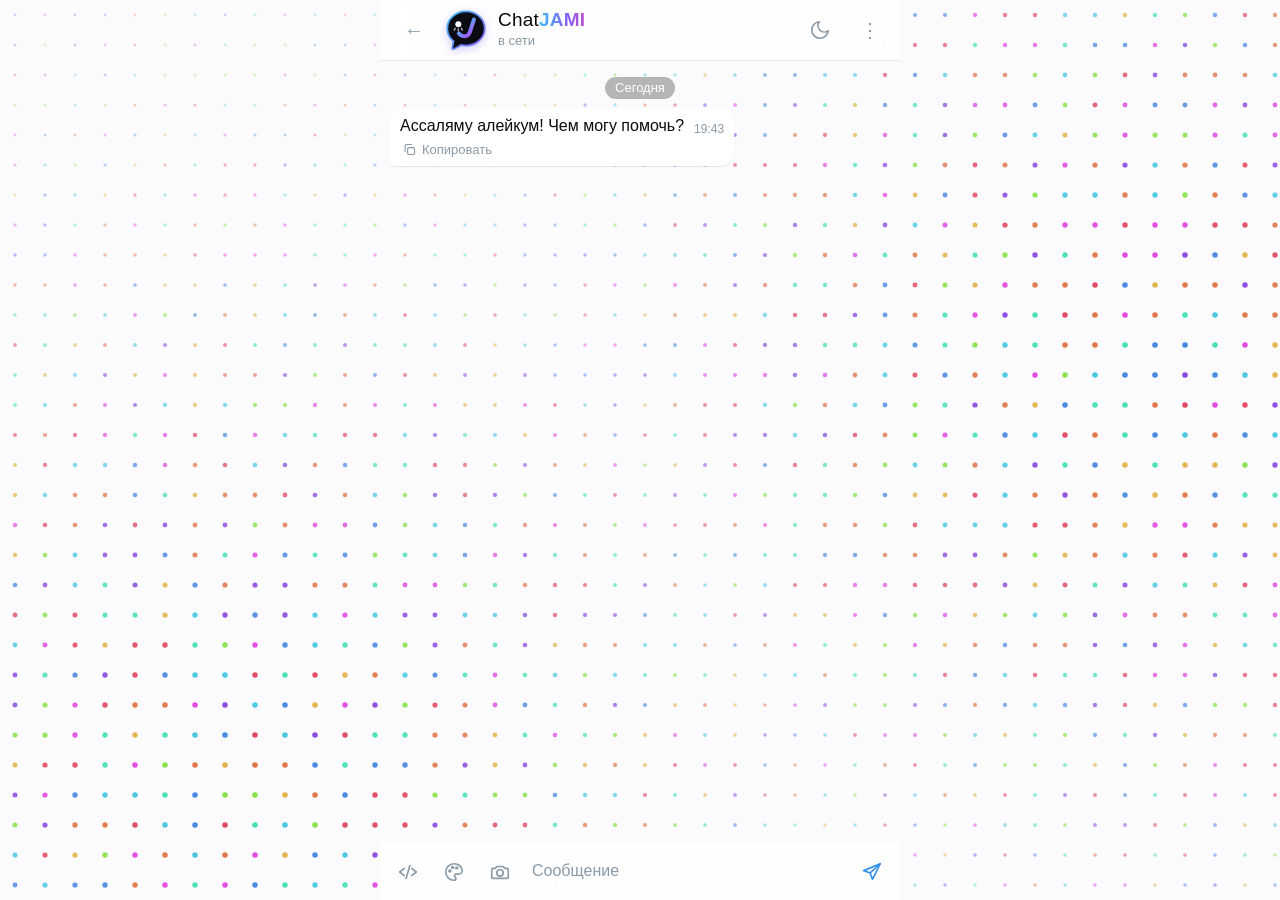
<file: index.html>
<!DOCTYPE html>
<html lang="ru">
<head>
<meta charset="utf-8">
<meta name="viewport" content="width=device-width, initial-scale=1, viewport-fit=cover">
<link rel="manifest" href="manifest.webmanifest"><meta name="theme-color" content="#0c0d13"><link rel="apple-touch-icon" href="icon-192.png"><meta name="apple-mobile-web-app-capable" content="yes"><meta name="mobile-web-app-capable" content="yes">
<link rel="icon" href="data:image/svg+xml,%3Csvg%20xmlns=%22http://www.w3.org/2000/svg%22%20viewBox=%220%200%2040%2040%22%3E%3Cdefs%3E%3ClinearGradient%20id=%22g%22%20x1=%220%22%20y1=%220%22%20x2=%221%22%20y2=%221%22%3E%3Cstop%20offset=%220%22%20stop-color=%22%2338bdf8%22/%3E%3Cstop%20offset=%221%22%20stop-color=%22%238b5cf6%22/%3E%3C/linearGradient%3E%3ClinearGradient%20id=%22j%22%20x1=%220%22%20y1=%220%22%20x2=%221%22%20y2=%221%22%3E%3Cstop%20offset=%220%22%20stop-color=%22%2322d3ee%22/%3E%3Cstop%20offset=%221%22%20stop-color=%22%23a855f7%22/%3E%3C/linearGradient%3E%3C/defs%3E%3Cpath%20d=%22M20%203C10.6%203%203%2010%203%2018.6c0%204.6%202.2%208.7%205.7%2011.5L7.5%2036.2c-.2.9.8%201.6%201.6%201.1l6.6-3.7c1.3.3%202.8.5%204.3.5%209.4%200%2017-7%2017-15.5S29.4%203%2020%203z%22%20fill=%22%230b0b14%22%20stroke=%22url%28%23g%29%22%20stroke-width=%221.6%22/%3E%3Cg%20transform=%22translate%281.5%20-0.5%29%22%3E%3Cg%20transform=%22rotate%2818%2020%2019%29%22%3E%3Cpath%20d=%22M23%209.5v12.2c0%203.2-2.4%205.3-5.6%205.3-1.4%200-2.6-.4-3.6-1.1%22%20fill=%22none%22%20stroke=%22url%28%23j%29%22%20stroke-width=%223.6%22%20stroke-linecap=%22round%22/%3E%3C/g%3E%3Ccircle%20cx=%2211.5%22%20cy=%2215.2%22%20r=%222.7%22%20fill=%22%23fff%22/%3E%3Cpath%20d=%22M8.8%2018.9l-1%201.6M11.5%2019.6v1.6M14.2%2018.9l1%201.6%22%20fill=%22none%22%20stroke=%22%23fff%22%20stroke-opacity=%22.65%22%20stroke-width=%221.3%22%20stroke-linecap=%22round%22/%3E%3C/g%3E%3C/svg%3E">
<title>ChatJAMI — ИИ-чат на русском</title>
<meta name="description" content="ChatJAMI — бесплатный ИИ-помощник в формате мессенджера. Несколько чатов, светлая и тёмная тема.">
<meta property="og:title" content="ChatJAMI">
<meta property="og:description" content="ИИ-помощник в формате мессенджера">
<meta property="og:type" content="website">
<style>
:root{--sand:#fbfbfd;--dim:rgba(0,0,0,.1);--panel-a:rgba(255,255,255,.8);--bg:#dbe5ea;--panel:#fff;--text:#0b0b0b;--muted:#8a9aa6;--in:#fff;--out:#effdde;--accent:#3390ec;--meta:#5fa84a;--line:#e4e9ed;--chip:rgba(0,0,0,.28);
box-sizing:border-box;padding-top:env(safe-area-inset-top,0px);padding-bottom:env(safe-area-inset-bottom,0px)}
@media (prefers-color-scheme:dark){:root:not([data-theme="light"]){--sand:#12141c;--dim:rgba(0,0,0,.35);--panel-a:rgba(23,33,43,.8);--bg:#0e1621;--panel:#17212b;--text:#f5f5f5;--muted:#708499;--in:#182533;--out:#2b5278;--accent:#6ab3f3;--meta:#7da8d3;--line:#0e1621;--chip:rgba(255,255,255,.12)}}
:root[data-theme="dark"]{--sand:#12141c;--dim:rgba(0,0,0,.35);--panel-a:rgba(23,33,43,.8);--bg:#0e1621;--panel:#17212b;--text:#f5f5f5;--muted:#708499;--in:#182533;--out:#2b5278;--accent:#6ab3f3;--meta:#7da8d3;--line:#0e1621;--chip:rgba(255,255,255,.12)}
*{box-sizing:border-box}
html,body{height:100%;margin:0}
body{background:var(--sand);color:var(--text);font:16px/1.35 -apple-system,"Segoe UI",Roboto,"Helvetica Neue",Arial,sans-serif}
#app{height:100%;max-width:520px;margin:0 auto;display:flex;flex-direction:column;background:transparent;position:relative;z-index:1}
#bgimg{position:fixed;inset:0;z-index:0;display:none;overflow:hidden}
#bgimg img{width:100%;height:100%;object-fit:cover;display:block}
#bgimg .dim{position:absolute;inset:0;background:var(--dim)}
body.hasbg #rows{background:transparent}
body.hasbg .row{background:var(--panel-a);margin:6px 8px;border-radius:12px;padding:8px 8px 8px 10px}
body.hasbg .empty{color:#fff;text-shadow:0 1px 3px rgba(0,0,0,.6)}
#sand{position:fixed;inset:0;width:100%;height:100%;z-index:0}
.view{display:none;flex:1;min-height:0;flex-direction:column}.view.on{display:flex}
header{display:flex;align-items:center;gap:10px;padding:8px 10px 8px 14px;background:var(--panel-a);backdrop-filter:blur(12px);-webkit-backdrop-filter:blur(12px);border-bottom:1px solid var(--line)}
.ava{width:44px;height:44px;flex:none;display:grid;place-items:center;filter:drop-shadow(0 2px 5px rgba(110,100,240,.35))}.ava svg{width:100%;height:100%;display:block}
.who{flex:1;min-width:0}.name{font-weight:600;white-space:nowrap;overflow:hidden;text-overflow:ellipsis}.status{font-size:13px;color:var(--muted);white-space:nowrap;overflow:hidden;text-overflow:ellipsis}.status.typing{color:var(--accent)}
button{font:inherit;color:inherit;border:0;background:none;cursor:pointer}
.ib{width:40px;height:40px;border-radius:50%;font-size:20px;color:var(--muted);flex:none}.ib:hover{background:var(--chip)}
.ib svg{width:22px;height:22px;display:block;margin:auto}
.ib svg,.act svg{fill:none;stroke:currentColor;stroke-width:1.8;stroke-linecap:round;stroke-linejoin:round}
.act svg{width:15px;height:15px}.act button{display:inline-flex;align-items:center;gap:5px}
.lnk{color:var(--accent);font-weight:600;font-size:14px;padding:7px 12px;border:1px solid var(--accent);border-radius:999px}
.blk{display:block}
#sb{display:flex;align-items:center;gap:8px;margin:8px 8px 0;padding:0 8px 0 12px;border-radius:14px;background:var(--panel-a);color:var(--muted);flex:none;position:relative;z-index:1}
#sb svg{width:20px;height:20px;fill:none;stroke:currentColor;stroke-width:1.8;stroke-linecap:round;stroke-linejoin:round;flex:none}
#sb input{flex:1;min-width:0;border:0;background:none;color:var(--text);font:inherit;padding:12px 0;outline:none}
#sb button{color:var(--muted);padding:6px;border-radius:50%;display:grid;place-items:center}
.pn{width:14px;height:14px;fill:currentColor;vertical-align:-2px;margin-right:5px;color:var(--accent)}
.logo{display:flex;align-items:center;gap:8px}.logo .lg{width:32px;height:32px;flex:none}
.wm{font-weight:500;font-size:21px;letter-spacing:.2px;line-height:1}
.wm b{font-weight:800;background:linear-gradient(90deg,#38bdf8,#8b5cf6,#ec4899,#38bdf8);background-size:200% 100%;-webkit-background-clip:text;background-clip:text;color:transparent;-webkit-text-fill-color:transparent;animation:lgs 6s linear infinite}
@keyframes lgs{to{background-position:200% 0}}
@media (prefers-reduced-motion:reduce){.wm b{animation:none}}
#cl{align-items:center;justify-content:space-between;gap:10px;padding:10px 14px;background:var(--panel-a);backdrop-filter:blur(12px);-webkit-backdrop-filter:blur(12px);color:var(--muted)}
#cl button{color:var(--accent);font-weight:600;padding:8px 12px;border-radius:10px}
#pv{align-items:center;gap:10px;padding:6px 12px;background:var(--panel-a);backdrop-filter:blur(12px);-webkit-backdrop-filter:blur(12px);color:var(--muted);font-size:14px}
#pv img{width:44px;height:44px;object-fit:cover;border-radius:8px}#pv span{flex:1}
.ph{display:block;max-width:100%;max-height:200px;border-radius:10px;margin-bottom:6px}
#imgb.on{background:var(--accent);color:#fff}
.pic{width:min(300px,70vw);margin-bottom:6px}.pic img{display:block;width:100%;border-radius:12px;background:#fff}
.pic .dl{display:inline-flex;align-items:center;gap:5px;font-size:13px;padding:4px 8px;margin-top:4px;border-radius:10px;color:var(--muted)}
.pic .dl svg{width:15px;height:15px;fill:none;stroke:currentColor;stroke-width:1.8;stroke-linecap:round;stroke-linejoin:round}
.msg ul,.msg ol{margin:4px 0;padding-left:22px}.msg li{margin:1px 0}
.mp{margin:3px 0}.mh{font-weight:700;margin:6px 0 2px}
.mc{font:13px/1.4 ui-monospace,Menlo,Consolas,monospace;background:rgba(127,127,127,.2);padding:1px 5px;border-radius:5px}
.cb{margin:6px 0;border-radius:10px;background:rgba(127,127,127,.16);overflow:hidden}
.ch{display:flex;justify-content:space-between;align-items:center;padding:2px 4px 2px 10px;font-size:12px;color:var(--muted)}
.ch button{display:inline-flex;align-items:center;gap:5px;font-size:12px;padding:3px 8px;border-radius:8px;color:var(--muted)}
.ch button:hover{background:var(--chip)}
.ch svg{width:14px;height:14px;fill:none;stroke:currentColor;stroke-width:1.8;stroke-linecap:round;stroke-linejoin:round}
.cb pre{margin:0;padding:6px 10px 10px;overflow-x:auto;font:13px/1.45 ui-monospace,Menlo,Consolas,monospace;white-space:pre}
#rows{flex:1;overflow-y:auto;background:var(--panel-a);backdrop-filter:blur(12px);-webkit-backdrop-filter:blur(12px)}
.row{display:flex;align-items:center;gap:12px;padding:10px 12px 10px 14px;cursor:pointer}.row:hover{background:var(--chip)}
.rt{flex:1;min-width:0}.rn{font-weight:600;white-space:nowrap;overflow:hidden;text-overflow:ellipsis}.rp{font-size:14px;color:var(--muted);white-space:nowrap;overflow:hidden;text-overflow:ellipsis}
.rr{display:flex;flex-direction:column;align-items:flex-end;font-size:12px;color:var(--muted)}
.rm{font-size:18px;color:var(--muted);width:30px;height:26px}
.empty{padding:40px 20px;text-align:center;color:var(--muted)}
#feed{flex:1;min-height:0;overflow-y:auto;padding:10px 10px 6px;display:flex;flex-direction:column;gap:4px}
.chip{align-self:center;background:var(--chip);color:#fff;font-size:13px;padding:2px 10px;border-radius:12px;margin:6px 0}
.msg{max-width:82%;padding:6px 10px 4px;border-radius:14px;overflow-wrap:anywhere;box-shadow:0 1px 1px rgba(0,0,0,.08)}
.msg>span:first-child{white-space:pre-wrap}
.msg.in{align-self:flex-start;background:var(--in);border-bottom-left-radius:4px}
.msg.out{align-self:flex-end;background:var(--out);border-bottom-right-radius:4px}
.time{float:right;margin:6px 0 0 10px;font-size:12px;color:var(--meta)}.in .time{color:var(--muted)}
.dots span{display:inline-block;width:6px;height:6px;margin:0 2px;border-radius:50%;background:var(--muted);animation:b 1s infinite}
.dots span:nth-child(2){animation-delay:.15s}.dots span:nth-child(3){animation-delay:.3s}
@keyframes b{0%,60%,100%{opacity:.3;transform:none}30%{opacity:1;transform:translateY(-3px)}}
footer{display:flex;align-items:flex-end;gap:6px;padding:8px;background:var(--panel-a);backdrop-filter:blur(12px);-webkit-backdrop-filter:blur(12px)}
#in{flex:1;resize:none;max-height:120px;border:0;outline:0;background:transparent;color:var(--text);font:inherit;padding:10px 6px}
#in::placeholder{color:var(--muted)}
#send{color:var(--accent);font-size:24px}
#proj.on{background:var(--accent);color:#fff}
.pl{display:inline-block;margin-top:8px;padding:9px 14px;border-radius:12px;background:var(--accent);color:#fff;text-decoration:none;font-weight:600}
.act{clear:both;display:flex;gap:2px;margin:2px -6px 0;flex-wrap:wrap}
.act button{font-size:13px;padding:3px 8px;border-radius:10px;color:var(--muted)}
.act button:hover{background:var(--chip)}
#ov{position:fixed;inset:0;background:rgba(0,0,0,.45);display:flex;align-items:center;justify-content:center;z-index:9}#ov[hidden]{display:none}
#ov>div{background:var(--panel);color:var(--text);border-radius:14px;padding:16px;width:min(320px,90%)}
.mt{font-weight:600;font-size:17px;margin-bottom:6px;overflow-wrap:anywhere}.mx{color:var(--muted);margin-bottom:6px;font-size:15px;overflow-wrap:anywhere}
.mx{white-space:pre-line}#ov>div{max-height:88%;overflow-y:auto}
.pc{display:flex;align-items:center;gap:12px;width:calc(100% - 16px);margin:8px;padding:10px 12px;border-radius:14px;background:var(--panel-a);color:var(--text);text-align:left;position:relative;z-index:1;flex:none}
.pc svg{width:24px;height:24px;flex:none;color:var(--accent);fill:none;stroke:currentColor;stroke-width:1.8;stroke-linecap:round;stroke-linejoin:round}
.pc b{display:block;font-weight:600}.pc small{color:var(--muted);font-size:13px}
#ov input{width:100%;font:inherit;padding:10px;border-radius:10px;border:1px solid var(--muted);background:var(--bg);color:var(--text);outline:0;margin:6px 0}
.mb{display:flex;justify-content:flex-end;gap:6px;margin-top:8px}.mb.col{flex-direction:column;gap:0}
.mb button{padding:10px 12px;border-radius:10px;color:var(--accent);font-weight:600;text-align:left}.mb button:hover{background:var(--chip)}
.mb .danger{color:#e5484d}
.mb .fl{position:relative;display:block;overflow:hidden;padding:10px 12px;border-radius:10px;color:var(--accent);font-weight:600;cursor:pointer}.mb .fl:hover{background:var(--chip)}
.mb .fl input{position:absolute;inset:0;width:100%;height:100%;opacity:0;cursor:pointer;font-size:0}
#toast{position:fixed;left:50%;bottom:90px;transform:translateX(-50%);background:#333;color:#fff;padding:8px 14px;border-radius:16px;font-size:14px;opacity:0;pointer-events:none;transition:opacity .2s;max-width:90%;text-align:center;z-index:10}#toast.on{opacity:.95}
</style>
</head>
<body>
<svg width="0" height="0" style="position:absolute" aria-hidden="true"><defs><linearGradient id="lgg" x1="0" y1="0" x2="1" y2="1"><stop offset="0" stop-color="#38bdf8"/><stop offset="1" stop-color="#8b5cf6"/></linearGradient><linearGradient id="lgj" x1="0" y1="0" x2="1" y2="1"><stop offset="0" stop-color="#22d3ee"/><stop offset="1" stop-color="#a855f7"/></linearGradient></defs></svg>
<canvas id="sand" aria-hidden="true"></canvas>
<div id="bgimg" aria-hidden="true"></div>
<div id="app">
  <section class="view" id="listv">
    <header>
      <div class="who"><div class="logo"><svg class="lg" viewBox="0 0 40 40" aria-hidden="true"><path d="M20 3C10.6 3 3 10 3 18.6c0 4.6 2.2 8.7 5.7 11.5L7.5 36.2c-.2.9.8 1.6 1.6 1.1l6.6-3.7c1.3.3 2.8.5 4.3.5 9.4 0 17-7 17-15.5S29.4 3 20 3z" fill="#0b0b14" stroke="url(#lgg)" stroke-width="1.6"/><g transform="translate(1.5 -0.5)"><g transform="rotate(18 20 19)"><path d="M23 9.5v12.2c0 3.2-2.4 5.3-5.6 5.3-1.4 0-2.6-.4-3.6-1.1" fill="none" stroke="url(#lgj)" stroke-width="3.6" stroke-linecap="round"/></g><circle cx="11.5" cy="15.2" r="2.7" fill="#fff"/><path d="M8.8 18.9l-1 1.6M11.5 19.6v1.6M14.2 18.9l1 1.6" fill="none" stroke="#fff" stroke-opacity=".65" stroke-width="1.3" stroke-linecap="round"/></g></svg><span class="wm">Chat<b>JAMI</b></span></div><div class="status">твои чаты</div></div>
      <button class="ib th" aria-label="Сменить тему"></button>
      <button class="ib" id="bgbtn" aria-label="Фон приложения"><svg viewBox="0 0 24 24" aria-hidden="true"><rect x="3" y="4" width="18" height="16" rx="3"/><circle cx="9" cy="10" r="1.6"/><path d="M21 16l-5-5-8 9"/></svg></button>
      <button class="ib" id="sandbtn" aria-label="Анимация фона"><svg viewBox="0 0 24 24" aria-hidden="true"><path d="M11 3l1.9 5.1L18 10l-5.1 1.9L11 17l-1.9-5.1L4 10l5.1-1.9z"/><path d="M19 15v5M16.5 17.5h5"/></svg></button>
      <button class="ib" id="newc" aria-label="Новый чат"><svg viewBox="0 0 24 24" aria-hidden="true"><path d="M4 20h4L19 9a2.8 2.8 0 0 0-4-4L4 16z"/><path d="M13.5 6.5l4 4"/></svg></button>
    </header>
    <div id="sb"><svg viewBox="0 0 24 24" aria-hidden="true"><circle cx="11" cy="11" r="7"/><path d="M20 20l-3.5-3.5"/></svg><input id="sq" type="text" placeholder="Поиск по всем чатам" autocomplete="off" aria-label="Поиск по чатам"><button id="sx" aria-label="Очистить" style="display:none"><svg viewBox="0 0 24 24" aria-hidden="true"><path d="M6 6l12 12M18 6L6 18"/></svg></button></div>
    <button id="tb" style="display:none;margin:4px 12px 0;color:var(--accent);font-weight:600;font-size:14px;padding:6px 8px;border-radius:8px;position:relative;z-index:1">Корзина · <span id="tn">0</span></button>
    <button class="pc" id="pcard" aria-label="Время намаза"><svg viewBox="0 0 24 24" aria-hidden="true"><path d="M20 14.5A8 8 0 1 1 9.5 4a6.5 6.5 0 0 0 10.5 10.5z"/><path d="M17 3l.7 1.8 1.8.7-1.8.7L17 8l-.7-1.8-1.8-.7 1.8-.7z"/></svg><span><b id="pn">Время намаза</b><small id="ps">Выбери город</small></span></button>
    <div id="rows"></div>
  </section>
  <section class="view" id="chatv">
    <header>
      <button class="ib" id="back" aria-label="К списку чатов">←</button>
      <div class="ava" id="hava"></div>
      <div class="who"><div class="name" id="hn"></div><div class="status" id="st">в сети</div></div>
      <button class="ib th" aria-label="Сменить тему"></button>
      <button class="ib" id="menu" aria-label="Меню чата">⋮</button>
    </header>
    <main id="feed"></main>
    <div id="cl" style="display:none"><span>Чат закрыт из-за оскорблений.</span><button id="clb">Новый чат</button></div>
    <div id="arc" style="display:none;gap:8px;flex-wrap:wrap;padding:6px 12px;background:var(--panel-a);backdrop-filter:blur(12px);-webkit-backdrop-filter:blur(12px)"><button data-t="Дай новое слово" class="lnk">Новое слово</button><button data-t="Проверь меня по пройденным словам" class="lnk">Проверь меня</button><button data-t="Повтори пройденные слова" class="lnk">Повтори слова</button><button data-t="Дай полезную фразу на сегодня" class="lnk">Фраза на сегодня</button></div>
    <div id="pv" style="display:none"><img id="pvi" alt=""><span>Фото</span><button class="ib" id="pvx" aria-label="Убрать фото"><svg viewBox="0 0 24 24" aria-hidden="true"><path d="M6 6l12 12M18 6L6 18"/></svg></button></div>
    <footer>
      <button class="ib" id="proj" aria-label="Создать проект"><svg viewBox="0 0 24 24" aria-hidden="true"><path d="M8 8l-5 4 5 4M16 8l5 4-5 4M14 5l-4 14"/></svg></button>
      <button class="ib" id="imgb" aria-label="Нарисовать картинку"><svg viewBox="0 0 24 24" aria-hidden="true"><path d="M12 3a9 9 0 1 0 0 18c1.4 0 2-1 2-2 0-1.6-1.5-1.6-1.5-3 0-1 .8-1.7 1.8-1.7H17a4 4 0 0 0 4-4c0-3.9-4-7.3-9-7.3z"/><circle cx="7.5" cy="11" r="1"/><circle cx="10.5" cy="7" r="1"/><circle cx="15" cy="7.5" r="1"/></svg></button>
      <label class="ib" id="att" style="display:none;position:relative;align-items:center;justify-content:center;cursor:pointer" aria-label="Фото"><svg viewBox="0 0 24 24" aria-hidden="true"><path d="M4 8h3l1.5-2h7L17 8h3a1 1 0 0 1 1 1v9a1 1 0 0 1-1 1H4a1 1 0 0 1-1-1V9a1 1 0 0 1 1-1z"/><circle cx="12" cy="13" r="3.5"/></svg><input type="file" id="attf" accept="image/*" style="position:absolute;inset:0;width:100%;height:100%;opacity:0;cursor:pointer"></label>
      <textarea id="in" rows="1" placeholder="Сообщение" maxlength="2000"></textarea>
      <button class="ib" id="send" aria-label="Отправить"><svg viewBox="0 0 24 24" aria-hidden="true"><path d="M21 3L3 10.5l7 2.5 2.5 7z"/><path d="M10 13l11-10"/></svg></button>
    </footer>
  </section>
</div>
<div id="ov" hidden><div></div></div>
<div id="toast"></div>
<div id="stu" style="display:none;position:fixed;inset:0;z-index:60;background:#0c0d13"><iframe id="stf" title="ChatJAMI Studio" style="width:100%;height:100%;border:0;display:block"></iframe></div>
<script>
/*GEN-START*/
var API='https://comfortable-ai-proxy.YOUR-SUBDOMAIN.workers.dev'; // адрес вашего Worker после деплоя
async function generate(msgs,ins,onText,persona,opt){
  var r=await fetch(API,{method:'POST',headers:{'Content-Type':'application/json'},body:JSON.stringify({messages:msgs,ins:ins,persona:persona||'',teacher:!!(opt&&opt.teacher),calc:(opt&&opt.calc)||[],memory:(opt&&opt.memory)||'',lang:(opt&&opt.lang)||'',image:(opt&&opt.image)?{media_type:opt.image.type,data:opt.image.data}:null})});
  if(!r.ok){var e='';try{e=(await r.json()).error}catch(_){}throw new Error(e||('Ошибка '+r.status))}
  var rd=r.body.getReader(),dec=new TextDecoder(),buf='',full='';
  for(;;){var c=await rd.read();if(c.done)break;buf+=dec.decode(c.value,{stream:true});
    var i;while((i=buf.indexOf('\n'))>=0){var line=buf.slice(0,i).trim();buf=buf.slice(i+1);
      if(line.indexOf('data:')!==0)continue;var j=line.slice(5).trim();if(!j)continue;
      var ev;try{ev=JSON.parse(j)}catch(_){continue}
      if(ev.type==='error')throw new Error('Сервис временно недоступен');
      if(ev.type==='content_block_delta'&&ev.delta&&ev.delta.type==='text_delta'){full+=ev.delta.text;onText(full)}}}
  return full}
/*GEN-END*/
var K='ccai_v1',S={chats:[],cur:null,trash:[],mem:false};
try{var raw=JSON.parse(localStorage.getItem(K)||'null');if(raw&&Array.isArray(raw.chats)){S.chats=raw.chats.filter(function(c){return c&&c.id&&Array.isArray(c.msgs)});S.cur=raw.cur;S.mem=!!raw.mem;S.trash=Array.isArray(raw.trash)?raw.trash.filter(function(c){return c&&c.id&&Array.isArray(c.msgs)&&Date.now()-(c.deleted||0)<2592000000}):[]}}catch(_){}
function save(){try{localStorage.setItem(K,JSON.stringify({cur:S.cur,chats:S.chats.map(function(c){return{id:c.id,title:c.title,custom:c.custom,ins:c.ins,persona:c.persona,teacher:c.teacher,closed:c.closed,pinned:c.pinned,arabic:c.arabic,lang:c.lang,updated:c.updated,msgs:c.msgs}}),trash:S.trash,mem:S.mem}))}catch(_){}}
var $=function(i){return document.getElementById(i)},feed=$('feed'),inp=$('in'),stEl=$('st'),root=document.documentElement,listv=$('listv'),chatv=$('chatv');
function cur(){return S.chats.find(function(c){return c.id===S.cur})}
function hm(t){var d=new Date(t);return d.getHours()+':'+String(d.getMinutes()).padStart(2,'0')}
function dayKey(t){return new Date(t).toDateString()}
function dayLabel(t){return dayKey(t)===new Date().toDateString()?'Сегодня':new Date(t).toLocaleDateString('ru-RU',{day:'numeric',month:'long'})}
function col(id){var h=0;for(var i=0;i<id.length;i++)h=(h*31+id.charCodeAt(i))%360;return 'hsl('+h+',55%,55%)'}
function clean(x,k){x=x||'';var m=x.match(/^\s*\[\[insult\]\]\s*/);if(m){k.hit=true;return x.slice(m[0].length)}var s=x.trim();if(s&&s.length<10&&'[[insult]]'.indexOf(s)===0)return '';return x}
var LOGO='<svg viewBox="0 0 40 40" aria-hidden="true"><path d="M20 3C10.6 3 3 10 3 18.6c0 4.6 2.2 8.7 5.7 11.5L7.5 36.2c-.2.9.8 1.6 1.6 1.1l6.6-3.7c1.3.3 2.8.5 4.3.5 9.4 0 17-7 17-15.5S29.4 3 20 3z" fill="#0b0b14" stroke="url(#lgg)" stroke-width="1.6"/><g transform="translate(1.5 -0.5)"><g transform="rotate(18 20 19)"><path d="M23 9.5v12.2c0 3.2-2.4 5.3-5.6 5.3-1.4 0-2.6-.4-3.6-1.1" fill="none" stroke="url(#lgj)" stroke-width="3.6" stroke-linecap="round"/></g><circle cx="11.5" cy="15.2" r="2.7" fill="#fff"/><path d="M8.8 18.9l-1 1.6M11.5 19.6v1.6M14.2 18.9l1 1.6" fill="none" stroke="#fff" stroke-opacity=".65" stroke-width="1.3" stroke-linecap="round"/></g></svg>';
var IC={dl:'<svg viewBox="0 0 24 24" aria-hidden="true"><path d="M12 4v11M7 11l5 5 5-5M5 20h14"/></svg>',moon:'<svg viewBox="0 0 24 24" aria-hidden="true"><path d="M21 12.8A9 9 0 1 1 11.2 3a7 7 0 0 0 9.8 9.8z"/></svg>',sun:'<svg viewBox="0 0 24 24" aria-hidden="true"><circle cx="12" cy="12" r="4"/><path d="M12 2v2M12 20v2M4.9 4.9l1.4 1.4M17.7 17.7l1.4 1.4M2 12h2M20 12h2M4.9 19.1l1.4-1.4M17.7 6.3l1.4-1.4"/></svg>',image:'<svg viewBox="0 0 24 24" aria-hidden="true"><rect x="3" y="4" width="18" height="16" rx="3"/><circle cx="9" cy="10" r="1.6"/><path d="M21 16l-5-5-8 9"/></svg>',spark:'<svg viewBox="0 0 24 24" aria-hidden="true"><path d="M11 3l1.9 5.1L18 10l-5.1 1.9L11 17l-1.9-5.1L4 10l5.1-1.9z"/><path d="M19 15v5M16.5 17.5h5"/></svg>',edit:'<svg viewBox="0 0 24 24" aria-hidden="true"><path d="M4 20h4L19 9a2.8 2.8 0 0 0-4-4L4 16z"/><path d="M13.5 6.5l4 4"/></svg>',send:'<svg viewBox="0 0 24 24" aria-hidden="true"><path d="M21 3L3 10.5l7 2.5 2.5 7z"/><path d="M10 13l11-10"/></svg>',code:'<svg viewBox="0 0 24 24" aria-hidden="true"><path d="M8 8l-5 4 5 4M16 8l5 4-5 4M14 5l-4 14"/></svg>',copy:'<svg viewBox="0 0 24 24" aria-hidden="true"><rect x="9" y="9" width="11" height="11" rx="2"/><path d="M5 15V6a2 2 0 0 1 2-2h8"/></svg>',ref:'<svg viewBox="0 0 24 24" aria-hidden="true"><path d="M20 11a8 8 0 1 0-2.3 5.7"/><path d="M20 4v7h-7"/></svg>'};
var tt;function toast(s){var e=$('toast');e.textContent=s;e.classList.add('on');clearTimeout(tt);tt=setTimeout(function(){e.classList.remove('on')},3500)}
function show(v){clearPend();if(imgMode)setImg(false);listv.classList.toggle('on',v==='listv');chatv.classList.toggle('on',v==='chatv')}
function bubble(m){var d=document.createElement('div');d.className='msg '+(m.role==='user'?'out':'in');var t=document.createElement('span');t.textContent=m.content;if(m.role==='assistant'&&m.content&&!m.project)md(t,m.content);var tm=document.createElement('span');tm.className='time';tm.textContent=hm(m.t);if(m.project)projBody(t,m);if(m.img){var pi=document.createElement('img');pi.className='ph';pi.src=m.img;d.appendChild(pi)}if(m.pic)d.appendChild(picNode(m));d.appendChild(t);d.appendChild(tm);if(m.role==='assistant'&&m.content)d.appendChild(actRow(m));return d}
function setStatus(){var c=cur(),b=c&&c.busy;stEl.textContent=b?'печатает…':(c&&c.closed?'чат закрыт':(c&&c.teacher?'режим учителя':(c&&tutorLang(c)?'репетитор: '+LANGS[tutorLang(c)][0]:'в сети')))+((c&&c.title&&c.title!=='Новый чат')?' · '+c.title:'');var ft=document.querySelector('footer'),cl=$('cl');if(ft)ft.style.display=(c&&c.closed)?'none':'';if(cl)cl.style.display=(c&&c.closed)?'flex':'none';var at=$('att');if(at)at.style.display=(c&&!c.closed)?'flex':'none';var ar=$('arc');if(ar)ar.style.display=(c&&tutorLang(c)&&!c.closed)?'flex':'none';stEl.className='status'+(b?' typing':'')}
function renderChat(){
  var c=cur();if(!c)return;
  $('hn').innerHTML='<span class="wm" style="font-size:19px">Chat<b>JAMI</b></span>';$('hava').innerHTML=LOGO;
  feed.innerHTML='';var last='';
  c.msgs.forEach(function(m){var k=dayKey(m.t);if(k!==last){last=k;var ch=document.createElement('div');ch.className='chip';ch.textContent=dayLabel(m.t);feed.appendChild(ch)}feed.appendChild(bubble(m))});
  if(c.busy&&c.live){var d=bubble({role:'assistant',content:'',t:Date.now()});var sp=d.firstChild;if(c.live.part)md(sp,c.live.part);else sp.innerHTML='<span class="dots"><span></span><span></span><span></span></span>';c.live.t=sp;feed.appendChild(d)}
  setStatus();feed.scrollTop=feed.scrollHeight}
function renderList(){
  var rows=$('rows');rows.innerHTML='';var tb=$('tb');if(tb){tb.style.display=S.trash.length?'':'none';$('tn').textContent=S.trash.length}
  var q=(($('sq')||{}).value||'').trim().toLowerCase(),snip={};
  var arr=S.chats.slice().sort(function(a,b){return (b.pinned?1:0)-(a.pinned?1:0)||b.updated-a.updated});
  if(q)arr=arr.filter(function(c){if(String(c.title).toLowerCase().indexOf(q)>=0)return true;
    for(var i=c.msgs.length-1;i>=0;i--){var t=String(c.msgs[i].content||'').replace(/\s+/g,' '),k=t.toLowerCase().indexOf(q);
      if(k>=0){snip[c.id]=(k>30?'…':'')+t.slice(Math.max(0,k-30),k+q.length+40);return true}}return false});
  if(!arr.length){var e=document.createElement('div');e.className='empty';e.textContent=q?'Ничего не найдено':'Чатов пока нет. Нажми кнопку нового чата вверху, чтобы начать.';rows.appendChild(e);return}
  arr.forEach(function(c){
    var r=document.createElement('div');r.className='row';
    r.innerHTML='<div class="ava"></div><div class="rt"><div class="rn"></div><div class="rp"></div></div><div class="rr"><div class="rtm"></div><button class="rm" aria-label="Меню">⋮</button></div>';
    var a=r.querySelector('.ava');a.innerHTML=LOGO;
    var rn=r.querySelector('.rn');if(c.pinned)rn.insertAdjacentHTML('afterbegin',PINI);rn.appendChild(document.createTextNode(c.title));
    var lm=c.msgs[c.msgs.length-1];r.querySelector('.rp').textContent=snip[c.id]||(lm?(lm.role==='user'?'Ты: ':'')+lm.content.replace(/\s+/g,' ').slice(0,80):'');
    r.querySelector('.rtm').textContent=dayKey(c.updated)===new Date().toDateString()?hm(c.updated):new Date(c.updated).toLocaleDateString('ru-RU',{day:'2-digit',month:'2-digit'});
    r.onclick=function(){open(c.id)};
    r.querySelector('.rm').onclick=function(e){e.stopPropagation();chatMenu(c)};
    rows.appendChild(r)})}
var PINI='<svg class="pn" viewBox="0 0 24 24" aria-hidden="true"><path d="M14.5 3.5l6 6-2 1-3 3 .5 4-1.5 1.5-4-4-5 5-1-1 5-5-4-4L8 8.5l4 .5 3-3z"/></svg>';
function togglePin(c){c.pinned=!c.pinned;save();renderList();toast(c.pinned?'Чат закреплён':'Чат откреплён')}
$('tb').onclick=trashMenu;
$('sq').oninput=function(){$('sx').style.display=this.value?'':'none';renderList()};
$('sx').onclick=function(){$('sq').value='';$('sx').style.display='none';renderList();$('sq').focus()};
function open(id){S.cur=id;save();renderChat();show('chatv')}
function newChat(){var n=Date.now();var c={id:'c'+n.toString(36)+Math.random().toString(36).slice(2,5),title:'Новый чат',ins:0,updated:n,msgs:[{role:'assistant',content:'Ассаляму алейкум! Чем могу помочь?',t:n}]};S.chats.push(c);save();renderList();open(c.id)}
function modal(o){return new Promise(function(res){
  var ov=$('ov'),card=ov.firstElementChild;card.innerHTML='';
  if(o.title){var h=document.createElement('div');h.className='mt';h.textContent=o.title;card.appendChild(h)}
  if(o.text){var p=document.createElement('div');p.className='mx';p.textContent=o.text;card.appendChild(p)}
  var field=null;if(o.input!==undefined){field=document.createElement('input');field.value=o.input;field.maxLength=40;card.appendChild(field)}
  var row=document.createElement('div');row.className='mb'+(o.col?' col':'');
  o.buttons.forEach(function(b){if(b.file){var lb=document.createElement('label');lb.className='fl';lb.textContent=b.label;var fi=document.createElement('input');fi.type='file';fi.accept='image/*';fi.onchange=function(){var f=fi.files&&fi.files[0];ov.hidden=true;res({val:'file',file:f})};lb.appendChild(fi);row.appendChild(lb);return}var x=document.createElement('button');x.textContent=b.label;if(b.cls)x.className=b.cls;x.onclick=function(){ov.hidden=true;res({val:b.val,text:field?field.value:''})};row.appendChild(x)});
  card.appendChild(row);ov.hidden=false;
  if(field){field.onkeydown=function(e){if(e.key==='Enter')row.lastChild.click()};field.focus();field.select()}
  ov.onclick=function(e){if(e.target===ov){ov.hidden=true;res({val:null})}}})}
async function chatMenu(c){
  var r=await modal({title:c.title,col:1,buttons:[{label:c.pinned?'Открепить чат':'Закрепить чат',val:'pin'},{label:S.mem?'Выключить память о прошлых чатах':'Включить память о прошлых чатах',val:'mem'},{label:'Переименовать',val:'ren'},{label:'Характер ИИ',val:'per'},{label:c.teacher?'Выключить режим учителя':'Включить режим учителя',val:'teach'},{label:tutorLang(c)?'Репетитор языков: '+LANGS[tutorLang(c)][0]:'Репетитор языков',val:'ar'},{label:'Удалить чат',val:'del',cls:'danger'},{label:'Отмена',val:null}]});
  if(r.val==='pin')togglePin(c);else if(r.val==='mem')toggleMem();else if(r.val==='ren')rename(c);else if(r.val==='per')persona(c);else if(r.val==='teach')toggleTeacher(c);else if(r.val==='ar')tutorMenu(c);else if(r.val==='del')remove(c)}
var PL=[['','Обычный'],['kind','Добрый'],['fun','Весёлый'],['strict','Строгий']];
async function persona(c){
  var cu=c.persona||'';
  var r=await modal({title:'Характер ИИ',text:'Выбор действует в этом чате.',col:1,buttons:PL.map(function(p){return{label:(p[0]===cu?'✓ ':'')+p[1],val:'p:'+p[0]}}).concat([{label:'Отмена',val:null}])});
  if(!r.val||r.val.indexOf('p:')!==0)return;
  c.persona=r.val.slice(2);save();toast('Характер: '+PL.filter(function(p){return p[0]===c.persona})[0][1])}
async function rename(c){
  var r=await modal({title:'Переименовать чат',input:c.title,buttons:[{label:'Отмена',val:null},{label:'Сохранить',val:'ok'}]});
  if(r.val!=='ok')return;var n=r.text.trim();if(!n)return;
  c.title=n.slice(0,40);c.custom=true;save();renderList();if(S.cur===c.id)renderChat()}
async function remove(c){
  var r=await modal({title:'Удалить чат?',text:'«'+c.title+'» переместится в корзину. Его можно восстановить в течение 30 дней.',buttons:[{label:'Отмена',val:null},{label:'Удалить',val:'ok',cls:'danger'}]});
  if(r.val!=='ok')return;
  S.trash.unshift(Object.assign({},c,{deleted:Date.now(),busy:false,live:null}));S.trash=S.trash.slice(0,30);
  S.chats=S.chats.filter(function(x){return x!==c});if(S.cur===c.id)S.cur=null;save();renderList();show('listv')}
async function reply(c){
  c.busy=true;var L=c.live={t:null,part:''},k={hit:false},lastUser=c.msgs[c.msgs.length-1].content,err='';
  renderChat();
  var msgs=c.msgs.slice(-20).map(function(m){return{role:m.role,content:m.content}});
  while(msgs.length&&msgs[0].role!=='user')msgs.shift();
  try{
    var full=await generate(msgs,c.ins||0,function(x){L.part=clean(x,k);if(L.part&&L.t&&L.t.isConnected){md(L.t,L.part);if(S.cur===c.id)feed.scrollTop=feed.scrollHeight}},c.persona,{teacher:!!c.teacher,image:IMG[c.msgs[c.msgs.length-1].t]||null,calc:calcFor(c),memory:S.mem?memoryText(c):'',lang:tutorLang(c)});
    L.part=clean(full,k);
  }catch(e){err=(e&&e.message)||'Не удалось получить ответ. Попробуй ещё раз.'}
  c.busy=false;c.live=null;
  if(L.part){c.msgs.push({role:'assistant',content:L.part,t:Date.now(),hit:!!k.hit});if(k.hit){c.ins=(c.ins||0)+1;if(c.ins>=6)c.closed=true}}
  else if(c.regen){c.msgs.push(c.regen.m);c.ins=c.regen.ins;toast(err||'Пустой ответ, попробуй ещё раз.')}
  else{c.msgs.pop();if(S.cur===c.id&&!inp.value)inp.value=lastUser;syncBtn();toast(err||'Пустой ответ, попробуй ещё раз.')}
  c.regen=null;c.updated=Date.now();save();renderList();
  if(S.cur===c.id&&chatv.classList.contains('on'))renderChat();setStatus()}
function send(){
  var c=cur();if(!c)return;var v=inp.value.trim();if(!v&&PEND)v=(c.teacher?'Помоги разобраться с задачей на фото.':'Посмотри на это фото и расскажи, что на нём.');if(!v||c.busy||c.closed)return;
  if(imgMode){setImg(false);inp.value='';inp.style.height='auto';sendImage(c,v);return}
  if(projMode){setProj(false);inp.value='';inp.style.height='auto';sendProject(c,v);return}
  if(c.title==='Новый чат'&&!c.custom){var tt2=titleFrom(v);if(tt2)c.title=tt2}
  var um={role:'user',content:v,t:Date.now()};if(PEND){um.img=PEND.thumb;IMG[um.t]={type:PEND.type,data:PEND.data};clearPend()}c.msgs.push(um);c.updated=Date.now();save();
  inp.value='';inp.style.height='auto';syncBtn();renderChat();reply(c)}
$('send').onclick=send;$('newc').onclick=newChat;
$('back').onclick=function(){renderList();show('listv')};
$('menu').onclick=function(){var c=cur();if(c)chatMenu(c)};
inp.addEventListener('keydown',function(e){if(e.key==='Enter'&&!e.shiftKey){e.preventDefault();send()}});
inp.addEventListener('input',function(){inp.style.height='auto';inp.style.height=Math.min(inp.scrollHeight,120)+'px'});
/*PROJ-START*/
var projMode=false;
function setProj(on){projMode=on;if(on&&imgMode)setImg(false);$('proj').classList.toggle('on',on);inp.placeholder=on?'Опиши игру или приложение…':'Сообщение'}
function projBody(t,m){t.textContent='';t.appendChild(document.createTextNode('Проект готов! Ссылка открывается в любом браузере и хранится 30 дней.'));
  var a=document.createElement('a');a.className='pl';a.href=m.project.url;a.target='_blank';a.rel='noopener';a.textContent='Открыть проект';
  t.appendChild(document.createElement('br'));t.appendChild(a)}
async function sendProject(c,v){
  v=v.slice(0,1500);
  c.msgs.push({role:'user',content:'Проект: '+v,t:Date.now()});c.updated=Date.now();
  if(c.title==='Новый чат'&&!c.custom)c.title='Проект: '+(v.length>26?v.slice(0,26)+'…':v);
  c.busy=true;var L=c.live={t:null,part:'Создаю проект…'};save();renderChat();
  var t0=Date.now(),chars=0,id=null,err='';
  var tick=setInterval(function(){var s=Math.round((Date.now()-t0)/1000);
    L.part='Создаю проект… '+Math.floor(s/60)+':'+('0'+s%60).slice(-2)+(chars?' · написано строк: '+Math.round(chars/40):'');
    if(L.t&&L.t.isConnected)L.t.textContent=L.part},500);
  try{
    var r=await fetch(API+'/project',{method:'POST',headers:{'content-type':'application/json'},body:JSON.stringify({prompt:v})});
    if(!r.ok){var j={};try{j=await r.json()}catch(_){}throw new Error(j.error||'Не удалось создать проект.')}
    var rd=r.body.getReader(),dc=new TextDecoder(),buf='';
    for(;;){var x=await rd.read();if(x.done)break;buf+=dc.decode(x.value,{stream:true});var i;
      while((i=buf.indexOf('\n'))>=0){var ln=buf.slice(0,i).trim();buf=buf.slice(i+1);
        if(ln.indexOf('data:')===0){try{var ev=JSON.parse(ln.slice(5));
          if(ev.type==='content_block_delta'&&ev.delta&&ev.delta.text)chars+=ev.delta.text.length;
          else if(ev.type==='published')id=ev.id;
          else if(ev.type==='publish_failed')err=ev.message||'Проект не получился. Попробуй описать проще.'}catch(_){}}}}
  }catch(e){err=(e&&e.name==='TypeError')?'Нет связи с сервером проектов. Проверь адрес прокси.':((e&&e.message)||'Не удалось создать проект.')}
  clearInterval(tick);c.busy=false;c.live=null;
  if(id){var u=API+'/p/'+id;c.msgs.push({role:'assistant',content:'Проект готов: '+u,t:Date.now(),project:{url:u},proj:1})}
  else c.msgs.push({role:'assistant',content:err||'Проект не получился. Попробуй ещё раз.',t:Date.now(),proj:1});
  c.updated=Date.now();save();renderList();
  if(S.cur===c.id&&chatv.classList.contains('on'))renderChat();setStatus()}
$('proj').onclick=function(){setProj(!projMode);if(projMode){toast('Режим проектов: опиши, что создать, и нажми кнопку отправки. Это займёт 1–2 минуты.');inp.focus()}};
/*PROJ-END*/
/*IMG-START*/
var imgMode=false;
var DEMO_SVG='<svg xmlns="http://www.w3.org/2000/svg" viewBox="0 0 400 400"><defs><linearGradient id="sk" x1="0" y1="0" x2="0" y2="1"><stop offset="0" stop-color="#38bdf8"/><stop offset="1" stop-color="#f9a8d4"/></linearGradient></defs><rect width="400" height="400" fill="url(#sk)"/><circle cx="270" cy="150" r="48" fill="#fde68a"/><path d="M0 300Q100 220 200 290T400 270V400H0z" fill="#22c55e"/><path d="M0 340Q120 290 240 335T400 320V400H0z" fill="#15803d"/></svg>';
function setImg(on){imgMode=on;$('imgb').classList.toggle('on',on);inp.placeholder=on?'Опиши, что нарисовать…':'Сообщение'}
function svgUrl(s){return 'data:image/svg+xml;charset=utf-8,'+encodeURIComponent(s)}
function cleanSvg(t){
  var m=String(t).match(/<svg[\s\S]*<\/svg>/i);if(!m)return null;var s=m[0];
  s=s.replace(/<script[\s\S]*?<\/script>/gi,'').replace(/<foreignObject[\s\S]*?<\/foreignObject>/gi,'').replace(/\son\w+\s*=\s*("[^"]*"|'[^']*')/gi,'').replace(/(xlink:)?href\s*=\s*("|')\s*(https?:|\/\/)[^"']*\2/gi,'');
  if(!/xmlns=/.test(s.slice(0,300)))s=s.replace(/<svg/i,'<svg xmlns="http://www.w3.org/2000/svg"');
  if(!/viewBox=/i.test(s.slice(0,500)))s=s.replace(/<svg/i,'<svg viewBox="0 0 400 400"');
  return s}
async function imgRemote(v){
  var r=await fetch(API+'/image',{method:'POST',headers:{'content-type':'application/json'},body:JSON.stringify({prompt:v})});
  var j={};try{j=await r.json()}catch(_){}
  if(!r.ok||!j.image)throw new Error(j.error||'Не удалось нарисовать картинку.');
  return j.image}
async function imgSvg(v){
  var sample=window.claude?await claude.use('sample'):null;
  if(!sample)throw new Error('Рисование недоступно в этом окне.');
  var ask='Нарисуй иллюстрацию в виде SVG по запросу: «'+v+'». Требования: выведи ТОЛЬКО код от <svg до </svg>, без пояснений и без markdown. Используй viewBox="0 0 400 400", яркие цвета, простые формы и градиенты, без текста, без скриптов и внешних ссылок. Запретное в исламе и откровенное не рисуй, вместо этого нарисуй безобидный пейзаж.';
  var r;
  try{r=await sample([{role:'user',content:ask}],{cache:false})}
  catch(e){if(e&&e.code==='rate_limited'){toast('Лимит ИИ исчерпан, показан тестовый рисунок');return svgUrl(DEMO_SVG)}
    throw new Error('Не удалось нарисовать. Попробуй ещё раз.')}
  var svg=cleanSvg(r&&r.text);if(!svg)throw new Error('Рисунок не получился. Опиши по-другому.');
  return svgUrl(svg)}
async function sendImage(c,v){
  v=v.slice(0,500);
  c.msgs.push({role:'user',content:'Картинка: '+v,t:Date.now()});c.updated=Date.now();
  if(c.title==='Новый чат'&&!c.custom)c.title='Картинка: '+(v.length>24?v.slice(0,24)+'…':v);
  c.busy=true;var L=c.live={t:null,part:'Рисую…'};save();renderChat();
  var t0=Date.now(),url=null,err='';
  var tick=setInterval(function(){var s=Math.round((Date.now()-t0)/1000);L.part='Рисую… '+Math.floor(s/60)+':'+('0'+s%60).slice(-2);if(L.t&&L.t.isConnected)L.t.textContent=L.part},500);
  try{url=(typeof API!=='undefined')?await imgRemote(v):await imgSvg(v)}
  catch(e){err=(e&&e.name==='TypeError')?'Нет связи с сервером картинок. Проверь адрес прокси.':((e&&e.message)||'Не удалось нарисовать.')}
  clearInterval(tick);c.busy=false;c.live=null;
  if(url){var t=Date.now();
    try{await idbSet('pic_'+t,url);c.msgs.push({role:'assistant',content:'Вот картинка по твоему запросу.',t:t,pic:'pic_'+t,proj:1})}
    catch(e){c.msgs.push({role:'assistant',content:'Картинку не удалось сохранить в браузере.',t:Date.now(),proj:1})}}
  else c.msgs.push({role:'assistant',content:err||'Не удалось нарисовать. Попробуй ещё раз.',t:Date.now(),proj:1});
  c.updated=Date.now();save();renderList();
  if(S.cur===c.id&&chatv.classList.contains('on'))renderChat();setStatus()}
function picNode(m){
  var w=document.createElement('div');w.className='pic',im=document.createElement('img');im.alt='Картинка';w.appendChild(im);
  function load(cb){idbGet(m.pic).then(function(u){cb(u||null)}).catch(function(){cb(null)})}
  load(function(u){if(u)im.src=u;else{w.textContent='Картинка не сохранилась'}});
  var b=document.createElement('button');b.className='dl';b.innerHTML=IC.dl+'Скачать';
  b.onclick=function(){load(function(u){if(!u)return;var a=document.createElement('a');a.href=u;a.download='chatjami-'+m.t+(u.indexOf('data:image/svg')===0?'.svg':'.jpg');document.body.appendChild(a);a.click();a.remove()})};
  w.appendChild(b);return w}
$('imgb').onclick=function(){setImg(!imgMode);if(imgMode){if(typeof setProj==='function'&&projMode)setProj(false);toast('Режим картинок: опиши, что нарисовать, и нажми отправку.');inp.focus()}};
/*IMG-END*/
/*STUDIO-START*/
function openStudio(){var f=$('stf');
  if(!f.dataset.on){f.dataset.on='1';if(typeof API!=='undefined')f.src='studio.html?api='+encodeURIComponent(API);else f.srcdoc=STUDIO_HTML}
  $('stu').style.display='block'}
function closeStudio(){$('stu').style.display='none'}
window.addEventListener('message',function(e){if(e.data==='studio-close')closeStudio()});
$('imgb').onclick=openStudio;
/*STUDIO-END*/
/*PRAYER-START*/
var PCITIES=[
 ['cairo','Каир',30.0444,31.2357,'Africa/Cairo','egypt'],['alex','Александрия',31.2001,29.9187,'Africa/Cairo','egypt'],
 ['mecca','Мекка',21.4225,39.8262,'Asia/Riyadh','makkah'],['medina','Медина',24.4672,39.6111,'Asia/Riyadh','makkah'],['riyadh','Эр-Рияд',24.7136,46.6753,'Asia/Riyadh','makkah'],
 ['dubai','Дубай',25.2048,55.2708,'Asia/Dubai','mwl'],['istanbul','Стамбул',41.0082,28.9784,'Europe/Istanbul','mwl'],['amman','Амман',31.9454,35.9284,'Asia/Amman','mwl'],
 ['moscow','Москва',55.7558,37.6173,'Europe/Moscow','mwl'],['spb','Санкт-Петербург',59.9343,30.3351,'Europe/Moscow','mwl'],['kazan','Казань',55.7887,49.1221,'Europe/Moscow','mwl'],
 ['nn','Нижний Новгород',56.2965,43.9361,'Europe/Moscow','mwl'],['ufa','Уфа',54.7388,55.9721,'Asia/Yekaterinburg','mwl'],['ekb','Екатеринбург',56.8389,60.6057,'Asia/Yekaterinburg','mwl'],
 ['nsk','Новосибирск',55.0084,82.9357,'Asia/Novosibirsk','mwl'],['grozny','Грозный',43.3181,45.6949,'Europe/Moscow','mwl'],['mkala','Махачкала',42.9849,47.5047,'Europe/Moscow','mwl'],
 ['nalchik','Нальчик',43.4981,43.6189,'Europe/Moscow','mwl'],['tashkent','Ташкент',41.2995,69.2401,'Asia/Tashkent','mwl'],['almaty','Алматы',43.222,76.8512,'Asia/Almaty','mwl'],
 ['bishkek','Бишкек',42.8746,74.5698,'Asia/Bishkek','mwl'],['dushanbe','Душанбе',38.5598,68.787,'Asia/Dushanbe','mwl'],['baku','Баку',40.4093,49.8671,'Asia/Baku','mwl'],
 ['minsk','Минск',53.9006,27.559,'Europe/Minsk','mwl'],['berlin','Берлин',52.52,13.405,'Europe/Berlin','mwl'],['london','Лондон',51.5074,-0.1278,'Europe/London','mwl']];
var PMETH={egypt:{f:19.5,i:17.5,n:'Египетское управление геодезии'},makkah:{f:18.5,m:90,n:'Умм аль-Кура (Мекка)'},mwl:{f:18,i:17,n:'Всемирная исламская лига'}};
var HMON=['Мухаррам','Сафар','Рабиъ аль-авваль','Рабиъ ас-сани','Джумада аль-уля','Джумада аль-ахира','Раджаб','Шаъбан','Рамадан','Шавваль','Зуль-каъда','Зуль-хиджжа'];
var PNAMES=[['fajr','Фаджр'],['sunrise','Восход'],['dhuhr','Зухр'],['asr','Аср'],['maghrib','Магриб'],['isha','Иша']];
function pcity(){try{var v=localStorage.getItem('pcity');if(!v)return null;if(v.charAt(0)==='{')return JSON.parse(v);for(var i=0;i<PCITIES.length;i++)if(PCITIES[i][0]===v){var c=PCITIES[i];return{name:c[1],lat:c[2],lng:c[3],tz:c[4],m:c[5]}}}catch(_){}return null}
function pparts(tz,ms){var o={};new Intl.DateTimeFormat('en-US',{timeZone:tz,hourCycle:'h23',year:'numeric',month:'numeric',day:'numeric',hour:'numeric',minute:'numeric',second:'numeric'}).formatToParts(new Date(ms)).forEach(function(x){o[x.type]=+x.value});return o}
function ptzoff(tz,ms){var p=pparts(tz,ms);return(Date.UTC(p.year,p.month-1,p.day,p.hour,p.minute,p.second)-Math.floor(ms/1000)*1000)/3600000}
function prayerTimes(y,mo,d,lat,lng,tz,method){
  var R=Math.PI/180,sin=function(x){return Math.sin(x*R)},cos=function(x){return Math.cos(x*R)},tan=function(x){return Math.tan(x*R)};
  var acos=function(x){return Math.acos(x)/R},atan2=function(a,b){return Math.atan2(a,b)/R},asin=function(x){return Math.asin(x)/R},acot=function(x){return Math.atan(1/x)/R};
  var fa=function(a){a=a-360*Math.floor(a/360);return a<0?a+360:a},fh=function(a){a=a-24*Math.floor(a/24);return a<0?a+24:a};
  var Y=mo<=2?y-1:y,M=mo<=2?mo+12:mo,A=Math.floor(Y/100),B=2-A+Math.floor(A/4);
  var jd=Math.floor(365.25*(Y+4716))+Math.floor(30.6001*(M+1))+d+B-1524.5-lng/360;
  function sun(t){var D=jd+t-2451545,g=fa(357.529+0.98560028*D),q=fa(280.459+0.98564736*D),L=fa(q+1.915*sin(g)+0.02*sin(2*g)),e=23.439-0.00000036*D,ra=atan2(cos(e)*sin(L),cos(L))/15;return{decl:asin(sin(e)*sin(L)),eqt:q/15-fh(ra)}}
  function mid(t){return fh(12-sun(t).eqt)}
  function ang(a,t){var dc=sun(t).decl;return acos((-sin(a)-sin(dc)*sin(lat))/(cos(dc)*cos(lat)))/15}
  function asr(t){var dc=sun(t).decl;return ang(-acot(1+tan(Math.abs(lat-dc))),t)}
  var P=PMETH[method]||PMETH.mwl,t={fajr:5,sunrise:6,dhuhr:12,asr:13,sunset:18,isha:18},T;
  for(var k=0;k<2;k++){
    T={fajr:mid(t.fajr/24)-ang(P.f,t.fajr/24),sunrise:mid(t.sunrise/24)-ang(0.833,t.sunrise/24),dhuhr:mid(t.dhuhr/24),asr:mid(t.asr/24)+asr(t.asr/24),sunset:mid(t.sunset/24)+ang(0.833,t.sunset/24)};
    T.isha=P.m?T.sunset+P.m/60:mid(t.isha/24)+ang(P.i,t.isha/24);t=T}
  var night=fh(T.sunrise-T.sunset),pf=P.f/60*night;
  if(isNaN(T.fajr)||fh(T.sunrise-T.fajr)>pf)T.fajr=T.sunrise-pf;
  if(!P.m){var pi=P.i/60*night;if(isNaN(T.isha)||fh(T.isha-T.sunset)>pi)T.isha=T.sunset+pi}
  var off=tz-lng/15,o={};
  o.fajr=T.fajr+off;o.sunrise=T.sunrise+off;o.dhuhr=T.dhuhr+off;o.asr=T.asr+off;o.maghrib=T.sunset+off;o.isha=T.isha+off;
  return o}
function pfmt(x){x=fh24(x);var h=Math.floor(x),m=Math.floor((x-h)*60+0.5);if(m===60){h=(h+1)%24;m=0}return('0'+h).slice(-2)+':'+('0'+m).slice(-2)}
function fh24(a){a=a-24*Math.floor(a/24);return a<0?a+24:a}
function phijri(y,m,d){var o={};new Intl.DateTimeFormat('en-u-ca-islamic-umalqura',{timeZone:'UTC',day:'numeric',month:'numeric',year:'numeric'}).formatToParts(new Date(Date.UTC(y,m-1,d,12))).forEach(function(x){o[x.type]=x.value});return parseInt(o.day,10)+' '+HMON[parseInt(o.month,10)-1]+' '+parseInt(o.year,10)}
function pday(c,ms,add){var p=pparts(c.tz,ms),dt=new Date(Date.UTC(p.year,p.month-1,p.day+(add||0),12)),y=dt.getUTCFullYear(),m=dt.getUTCMonth()+1,d=dt.getUTCDate();
  var off=ptzoff(c.tz,Date.UTC(y,m-1,d,12)-0);return{y:y,m:m,d:d,t:prayerTimes(y,m,d,c.lat,c.lng,off,c.m)}}
function pstate(c,ms){
  ms=ms||Date.now();var p=pparts(c.tz,ms),now=p.hour+p.minute/60+p.second/3600,today=pday(c,ms,0),tm=today.t;
  var order=['fajr','dhuhr','asr','maghrib','isha'],nxt=null,left=0;
  for(var i=0;i<order.length;i++){if(tm[order[i]]>now){nxt=order[i];left=tm[order[i]]-now;break}}
  if(!nxt){nxt='fajr';left=pday(c,ms,1).t.fajr+24-now}
  var after=now>=tm.maghrib,hd=pday(c,ms,after?1:0);
  return{times:tm,next:nxt,left:left,hijri:phijri(hd.y,hd.m,hd.d)}}
function pname(k){for(var i=0;i<PNAMES.length;i++)if(PNAMES[i][0]===k)return PNAMES[i][1]}
function pleft(h){var m=Math.max(1,Math.round(h*60)),hh=Math.floor(m/60),mm=m%60;return hh?hh+' ч '+mm+' мин':mm+' мин'}
function prayerCard(){
  var card=$('pcard');if(!card)return;var c=pcity(),a=$('pn'),b=$('ps');
  if(!c){a.textContent='Время намаза';b.textContent='Выбери город';return}
  try{var st=pstate(c);a.textContent=pname(st.next)+' через '+pleft(st.left);b.textContent=c.name+' · '+st.hijri}
  catch(e){a.textContent='Время намаза';b.textContent='Не удалось посчитать'}}
async function prayerCities(){
  var bt=[{label:'Найти город по названию',val:'find'},{label:'Определить автоматически',val:'geo'}];
  PCITIES.forEach(function(x){bt.push({label:x[1],val:'c:'+x[0]})});bt.push({label:'Отмена',val:null});
  var r=await modal({title:'Город',text:'Найди любой город мира по названию или выбери из популярных.',col:1,buttons:bt});
  if(!r.val)return;
  if(r.val==='find'){citySearchUI('');return}
  if(r.val==='geo'){
    if(!navigator.geolocation){toast('Определение места недоступно. Выбери город из списка.');return}
    toast('Определяю место…');
    navigator.geolocation.getCurrentPosition(function(g){
      var tz='UTC';try{tz=Intl.DateTimeFormat().resolvedOptions().timeZone||'UTC'}catch(_){}
      try{localStorage.setItem('pcity',JSON.stringify({name:'Моё место',lat:g.coords.latitude,lng:g.coords.longitude,tz:tz,m:'mwl'}))}catch(_){}
      prayerCard();toast('Город выбран')},function(){toast('Не удалось определить место. Выбери город из списка.')},{timeout:10000});return}
  try{localStorage.setItem('pcity',r.val.slice(2))}catch(_){}
  prayerCard();prayerMenu()}
async function prayerMenu(){
  var c=pcity();if(!c){prayerCities();return}
  var st;try{st=pstate(c)}catch(e){toast('Не удалось посчитать время намаза');return}
  var lines=PNAMES.map(function(p){return p[1]+' — '+pfmt(st.times[p[0]])});
  var r=await modal({title:c.name,text:st.hijri+' г. хиджры\n\n'+lines.join('\n')+'\n\nДата по календарю Умм аль-Кура, в разных странах может отличаться на день. Метод расчёта: '+(PMETH[c.m]||PMETH.mwl).n+'. Аср по большинству мазхабов.',col:1,buttons:[{label:'Направление на Мекку (кибла)',val:'qibla'},{label:pon()?'Выключить напоминание':'Включить напоминание',val:'note'},{label:'Сменить город',val:'city'},{label:'Закрыть',val:null}]});
  if(r.val==='city')prayerCities();else if(r.val==='note')prayerNote();else if(r.val==='qibla')qiblaView(c)}
$('pcard').onclick=prayerMenu;prayerCard();setInterval(prayerCard,30000);
/*PRAYER-END*/
/*PNOTE-START*/
var pfired={},actx=null;
function pon(){try{return localStorage.getItem('pnote')==='1'}catch(e){return false}}
function unlockAudio(){try{var A=window.AudioContext||window.webkitAudioContext;if(!A)return;if(!actx)actx=new A();if(actx.state==='suspended')actx.resume()}catch(e){}}
['click','touchstart','keydown'].forEach(function(t){addEventListener(t,unlockAudio,{passive:true})});
function chime(){try{unlockAudio();if(!actx)return;var t0=actx.currentTime;
  [[523.25,0],[659.25,.35],[783.99,.7]].forEach(function(n){var o=actx.createOscillator(),g=actx.createGain();o.type='sine';o.frequency.value=n[0];
    g.gain.setValueAtTime(0,t0+n[1]);g.gain.linearRampToValueAtTime(.25,t0+n[1]+.05);g.gain.exponentialRampToValueAtTime(.001,t0+n[1]+1.2);
    o.connect(g);g.connect(actx.destination);o.start(t0+n[1]);o.stop(t0+n[1]+1.3)})}catch(e){}}
function pnotice(name,time,city){chime();
  var old=document.getElementById('pbn');if(old)old.remove();
  var b=document.createElement('div');b.id='pbn';
  b.style.cssText='position:fixed;left:50%;top:14px;transform:translateX(-50%);z-index:90;max-width:92%;display:flex;align-items:center;gap:12px;padding:12px 16px;border-radius:16px;background:#12141d;color:#fff;border:1.5px solid #6d5dfc;box-shadow:0 10px 34px #0009;font:600 15px/1.3 system-ui,sans-serif';
  var t=document.createElement('div');t.textContent='Время намаза: '+name+' · '+time+' · '+city;
  var x=document.createElement('button');x.textContent='Закрыть';x.style.cssText='color:#8b9cff;font:inherit;padding:6px 8px;border-radius:8px;cursor:pointer';x.onclick=function(){b.remove()};
  b.appendChild(t);b.appendChild(x);document.body.appendChild(b);setTimeout(function(){if(b.parentNode)b.remove()},120000);
  try{if('Notification' in window&&Notification.permission==='granted')new Notification('Время намаза: '+name,{body:time+' · '+city})}catch(e){}}
function pcheck(){
  if(!pon())return;var c=pcity();if(!c)return;var st;try{st=pstate(c)}catch(e){return}
  var p=pparts(c.tz,Date.now()),now=p.hour+p.minute/60+p.second/3600,day=p.year+'-'+p.month+'-'+p.day;
  ['fajr','dhuhr','asr','maghrib','isha'].forEach(function(k){var t=st.times[k];
    if(now>=t&&now<t+3/60){var key=day+k;if(pfired[key])return;
      try{if(localStorage.getItem('pf')===key)return;localStorage.setItem('pf',key)}catch(e){}
      pfired[key]=1;pnotice(pname(k),pfmt(t),c.name)}})}
function prayerNote(){var on=!pon();try{localStorage.setItem('pnote',on?'1':'0')}catch(e){}
  if(on){try{if('Notification' in window&&Notification.permission==='default')Notification.requestPermission()}catch(e){}unlockAudio();chime();toast('Напоминание включено. Приложение должно быть открыто.')}
  else toast('Напоминание выключено')}
setInterval(pcheck,15000);
/*PNOTE-END*/
/*CITYS-START*/
var WC=[["Андорра","Andorra","AD",42.5,1.517,"Europe/Andorra"],["Дубай","Dubai","AE",25.3,55.3,"Asia/Dubai"],["Кабул","Kabul","AF",34.517,69.2,"Asia/Kabul"],["Антигуа","Antigua","AG",17.05,-61.8,"America/Antigua"],["Ангилья","Anguilla","AI",18.2,-63.067,"America/Anguilla"],["Тирана","Tirane","AL",41.333,19.833,"Europe/Tirane"],["Ереван","Yerevan","AM",40.183,44.5,"Asia/Yerevan"],["Луанда","Luanda","AO",-8.8,13.233,"Africa/Luanda"],["Мак-Мердо","McMurdo","AQ",-77.833,166.6,"Antarctica/McMurdo"],["Кейси","Casey","AQ",-66.283,110.517,"Antarctica/Casey"],["Дейвис","Davis","AQ",-68.583,77.967,"Antarctica/Davis"],["Дюмон-д’Юрвиль","Dumont-d’Urville","AQ",-66.667,140.017,"Antarctica/DumontDUrville"],["Моусон","Mawson","AQ",-67.6,62.883,"Antarctica/Mawson"],["Палмер","Palmer","AQ",-64.8,-64.1,"Antarctica/Palmer"],["Ротера","Rothera","AQ",-67.567,-68.133,"Antarctica/Rothera"],["Сёва","Syowa","AQ",-69.006,39.59,"Antarctica/Syowa"],["Тролль","Troll","AQ",-72.011,2.535,"Antarctica/Troll"],["Восток","Vostok","AQ",-78.4,106.9,"Antarctica/Vostok"],["Buenos Aires","Buenos Aires","AR",-34.6,-58.45,"America/Argentina/Buenos_Aires"],["Cordoba","Cordoba","AR",-31.4,-64.183,"America/Argentina/Cordoba"],["Сальта","Salta","AR",-24.783,-65.417,"America/Argentina/Salta"],["Jujuy","Jujuy","AR",-24.183,-65.3,"America/Argentina/Jujuy"],["Тукуман","Tucuman","AR",-26.817,-65.217,"America/Argentina/Tucuman"],["Catamarca","Catamarca","AR",-28.467,-65.783,"America/Argentina/Catamarca"],["Ла-Риоха","La Rioja","AR",-29.433,-66.85,"America/Argentina/La_Rioja"],["Сан-Хуан","San Juan","AR",-31.533,-68.517,"America/Argentina/San_Juan"],["Mendoza","Mendoza","AR",-32.883,-68.817,"America/Argentina/Mendoza"],["Сан-Луис","San Luis","AR",-33.317,-66.35,"America/Argentina/San_Luis"],["Рио-Гальегос","Rio Gallegos","AR",-51.633,-69.217,"America/Argentina/Rio_Gallegos"],["Ушуая","Ushuaia","AR",-54.8,-68.3,"America/Argentina/Ushuaia"],["Паго-Паго","Pago Pago","AS",-14.267,-170.7,"Pacific/Pago_Pago"],["Вена","Vienna","AT",48.217,16.333,"Europe/Vienna"],["Лорд-Хау","Lord Howe Island","AU",-31.55,159.083,"Australia/Lord_Howe"],["Маккуори","Macquarie Island","AU",-54.5,158.95,"Antarctica/Macquarie"],["Хобарт","Hobart","AU",-42.883,147.317,"Australia/Hobart"],["Мельбурн","Melbourne","AU",-37.817,144.967,"Australia/Melbourne"],["Сидней","Sydney","AU",-33.867,151.217,"Australia/Sydney"],["Брокен-Хилл","Broken Hill","AU",-31.95,141.45,"Australia/Broken_Hill"],["Брисбен","Brisbane","AU",-27.467,153.033,"Australia/Brisbane"],["Линдеман","Lindeman","AU",-20.267,149.0,"Australia/Lindeman"],["Аделаида","Adelaide","AU",-34.917,138.583,"Australia/Adelaide"],["Дарвин","Darwin","AU",-12.467,130.833,"Australia/Darwin"],["Перт","Perth","AU",-31.95,115.85,"Australia/Perth"],["Юкла","Eucla","AU",-31.717,128.867,"Australia/Eucla"],["Аруба","Aruba","AW",12.5,-69.967,"America/Aruba"],["Мариехамн","Mariehamn","AX",60.1,19.95,"Europe/Mariehamn"],["Баку","Baku","AZ",40.383,49.85,"Asia/Baku"],["Сараево","Sarajevo","BA",43.867,18.417,"Europe/Sarajevo"],["Барбадос","Barbados","BB",13.1,-59.617,"America/Barbados"],["Дакка","Dhaka","BD",23.717,90.417,"Asia/Dhaka"],["Брюссель","Brussels","BE",50.833,4.333,"Europe/Brussels"],["Уагадугу","Ouagadougou","BF",12.367,-1.517,"Africa/Ouagadougou"],["София","Sofia","BG",42.683,23.317,"Europe/Sofia"],["Бахрейн","Bahrain","BH",26.383,50.583,"Asia/Bahrain"],["Бужумбура","Bujumbura","BI",-3.383,29.367,"Africa/Bujumbura"],["Порто-Ново","Porto-Novo","BJ",6.483,2.617,"Africa/Porto-Novo"],["Сен-Бартелеми","St. Barthélemy","BL",17.883,-62.85,"America/St_Barthelemy"],["Бермудские о-ва","Bermuda","BM",32.283,-64.767,"Atlantic/Bermuda"],["Бруней","Brunei","BN",4.933,114.917,"Asia/Brunei"],["Ла-Пас","La Paz","BO",-16.5,-68.15,"America/La_Paz"],["Кралендейк","Kralendijk","BQ",12.151,-68.277,"America/Kralendijk"],["Норонья","Fernando de Noronha","BR",-3.85,-32.417,"America/Noronha"],["Белен","Belem","BR",-1.45,-48.483,"America/Belem"],["Форталеза","Fortaleza","BR",-3.717,-38.5,"America/Fortaleza"],["Ресифи","Recife","BR",-8.05,-34.9,"America/Recife"],["Арагуаина","Araguaina","BR",-7.2,-48.2,"America/Araguaina"],["Масейо","Maceio","BR",-9.667,-35.717,"America/Maceio"],["Баия","Bahia","BR",-12.983,-38.517,"America/Bahia"],["Сан-Паулу","Sao Paulo","BR",-23.533,-46.617,"America/Sao_Paulo"],["Кампу-Гранди","Campo Grande","BR",-20.45,-54.617,"America/Campo_Grande"],["Куяба","Cuiaba","BR",-15.583,-56.083,"America/Cuiaba"],["Сантарен","Santarem","BR",-2.433,-54.867,"America/Santarem"],["Порту-Велью","Porto Velho","BR",-8.767,-63.9,"America/Porto_Velho"],["Боа-Виста","Boa Vista","BR",2.817,-60.667,"America/Boa_Vista"],["Манаус","Manaus","BR",-3.133,-60.017,"America/Manaus"],["Эйрунепе","Eirunepe","BR",-6.667,-69.867,"America/Eirunepe"],["Риу-Бранку","Rio Branco","BR",-9.967,-67.8,"America/Rio_Branco"],["Нассау","Nassau","BS",25.083,-77.35,"America/Nassau"],["Тхимпху","Thimphu","BT",27.467,89.65,"Asia/Thimphu"],["Габороне","Gaborone","BW",-24.65,25.917,"Africa/Gaborone"],["Минск","Minsk","BY",53.9,27.567,"Europe/Minsk"],["Белиз","Belize","BZ",17.5,-88.2,"America/Belize"],["Сент-Джонс","St. John’s","CA",47.567,-52.717,"America/St_Johns"],["Галифакс","Halifax","CA",44.65,-63.6,"America/Halifax"],["Глейс-Бей","Glace Bay","CA",46.2,-59.95,"America/Glace_Bay"],["Монктон","Moncton","CA",46.1,-64.783,"America/Moncton"],["Гус-Бей","Goose Bay","CA",53.333,-60.417,"America/Goose_Bay"],["Бланк-Саблон","Blanc-Sablon","CA",51.417,-57.117,"America/Blanc-Sablon"],["Торонто","Toronto","CA",43.65,-79.383,"America/Toronto"],["Икалуит","Iqaluit","CA",63.733,-68.467,"America/Iqaluit"],["Atikokan","Atikokan","CA",48.759,-91.622,"America/Atikokan"],["Виннипег","Winnipeg","CA",49.883,-97.15,"America/Winnipeg"],["Резольют","Resolute","CA",74.696,-94.829,"America/Resolute"],["Ранкин-Инлет","Rankin Inlet","CA",62.817,-92.083,"America/Rankin_Inlet"],["Реджайна","Regina","CA",50.4,-104.65,"America/Regina"],["Свифт-Керрент","Swift Current","CA",50.283,-107.833,"America/Swift_Current"],["Эдмонтон","Edmonton","CA",53.55,-113.467,"America/Edmonton"],["Кеймбридж-Бей","Cambridge Bay","CA",69.114,-105.053,"America/Cambridge_Bay"],["Инувик","Inuvik","CA",68.35,-133.717,"America/Inuvik"],["Крестон","Creston","CA",49.1,-116.517,"America/Creston"],["Доусон-Крик","Dawson Creek","CA",55.767,-120.233,"America/Dawson_Creek"],["Форт Нельсон","Fort Nelson","CA",58.8,-122.7,"America/Fort_Nelson"],["Уайтхорс","Whitehorse","CA",60.717,-135.05,"America/Whitehorse"],["Доусон","Dawson","CA",64.067,-139.417,"America/Dawson"],["Ванкувер","Vancouver","CA",49.267,-123.117,"America/Vancouver"],["Кокосовые о-ва","Cocos Islands","CC",-12.167,96.917,"Indian/Cocos"],["Киншаса","Kinshasa","CD",-4.3,15.3,"Africa/Kinshasa"],["Лубумбаши","Lubumbashi","CD",-11.667,27.467,"Africa/Lubumbashi"],["Банги","Bangui","CF",4.367,18.583,"Africa/Bangui"],["Браззавиль","Brazzaville","CG",-4.267,15.283,"Africa/Brazzaville"],["Цюрих","Zurich","CH",47.383,8.533,"Europe/Zurich"],["Абиджан","Abidjan","CI",5.317,-4.033,"Africa/Abidjan"],["Раротонга","Rarotonga","CK",-21.233,-159.767,"Pacific/Rarotonga"],["Сантьяго","Santiago","CL",-33.45,-70.667,"America/Santiago"],["Coyhaique","Coyhaique","CL",-45.567,-72.067,"America/Coyhaique"],["Пунта-Аренас","Punta Arenas","CL",-53.15,-70.917,"America/Punta_Arenas"],["о-в Пасхи","Easter Island","CL",-27.15,-109.433,"Pacific/Easter"],["Дуала","Douala","CM",4.05,9.7,"Africa/Douala"],["Шанхай","Shanghai","CN",31.233,121.467,"Asia/Shanghai"],["Урумчи","Urumqi","CN",43.8,87.583,"Asia/Urumqi"],["Богота","Bogota","CO",4.6,-74.083,"America/Bogota"],["Коста-Рика","Costa Rica","CR",9.933,-84.083,"America/Costa_Rica"],["Гавана","Havana","CU",23.133,-82.367,"America/Havana"],["Кабо-Верде","Cape Verde","CV",14.917,-23.517,"Atlantic/Cape_Verde"],["Кюрасао","Curaçao","CW",12.183,-69.0,"America/Curacao"],["о-в Рождества","Christmas Island","CX",-10.417,105.717,"Indian/Christmas"],["Никосия","Nicosia","CY",35.167,33.367,"Asia/Nicosia"],["Фамагуста","Famagusta","CY",35.117,33.95,"Asia/Famagusta"],["Прага","Prague","CZ",50.083,14.433,"Europe/Prague"],["Берлин","Berlin","DE",52.5,13.367,"Europe/Berlin"],["Бюзинген-на-Верхнем-Рейне","Busingen","DE",47.7,8.683,"Europe/Busingen"],["Джибути","Djibouti","DJ",11.6,43.15,"Africa/Djibouti"],["Копенгаген","Copenhagen","DK",55.667,12.583,"Europe/Copenhagen"],["Доминика","Dominica","DM",15.3,-61.4,"America/Dominica"],["Санто-Доминго","Santo Domingo","DO",18.467,-69.9,"America/Santo_Domingo"],["Алжир","Algiers","DZ",36.783,3.05,"Africa/Algiers"],["Гуаякиль","Guayaquil","EC",-2.167,-79.833,"America/Guayaquil"],["Галапагосские о-ва","Galapagos","EC",-0.9,-89.6,"Pacific/Galapagos"],["Таллин","Tallinn","EE",59.417,24.75,"Europe/Tallinn"],["Каир","Cairo","EG",30.05,31.25,"Africa/Cairo"],["Эль-Аюн","El Aaiun","EH",27.15,-13.2,"Africa/El_Aaiun"],["Asmara","Asmara","ER",15.333,38.883,"Africa/Asmara"],["Мадрид","Madrid","ES",40.4,-3.683,"Europe/Madrid"],["Сеута","Ceuta","ES",35.883,-5.317,"Africa/Ceuta"],["Канарские о-ва","Canary","ES",28.1,-15.4,"Atlantic/Canary"],["Аддис-Абеба","Addis Ababa","ET",9.033,38.7,"Africa/Addis_Ababa"],["Хельсинки","Helsinki","FI",60.167,24.967,"Europe/Helsinki"],["Фиджи","Fiji","FJ",-18.133,178.417,"Pacific/Fiji"],["Стэнли","Stanley","FK",-51.7,-57.85,"Atlantic/Stanley"],["Chuuk","Chuuk","FM",7.417,151.783,"Pacific/Chuuk"],["Pohnpei","Pohnpei","FM",6.967,158.217,"Pacific/Pohnpei"],["Косрае","Kosrae","FM",5.317,162.983,"Pacific/Kosrae"],["Faroe","Faroe","FO",62.017,-6.767,"Atlantic/Faroe"],["Париж","Paris","FR",48.867,2.333,"Europe/Paris"],["Либревиль","Libreville","GA",0.383,9.45,"Africa/Libreville"],["Лондон","London","GB",51.508,-0.125,"Europe/London"],["Гренада","Grenada","GD",12.05,-61.75,"America/Grenada"],["Тбилиси","Tbilisi","GE",41.717,44.817,"Asia/Tbilisi"],["Кайенна","Cayenne","GF",4.933,-52.333,"America/Cayenne"],["Гернси","Guernsey","GG",49.455,-2.536,"Europe/Guernsey"],["Аккра","Accra","GH",5.55,-0.217,"Africa/Accra"],["Гибралтар","Gibraltar","GI",36.133,-5.35,"Europe/Gibraltar"],["Nuuk","Nuuk","GL",64.183,-51.733,"America/Nuuk"],["Денмарксхавн","Danmarkshavn","GL",76.767,-18.667,"America/Danmarkshavn"],["Скорсбисунн","Ittoqqortoormiit","GL",70.483,-21.967,"America/Scoresbysund"],["Туле","Thule","GL",76.567,-68.783,"America/Thule"],["Банжул","Banjul","GM",13.467,-16.65,"Africa/Banjul"],["Конакри","Conakry","GN",9.517,-13.717,"Africa/Conakry"],["Гваделупа","Guadeloupe","GP",16.233,-61.533,"America/Guadeloupe"],["Малабо","Malabo","GQ",3.75,8.783,"Africa/Malabo"],["Афины","Athens","GR",37.967,23.717,"Europe/Athens"],["Южная Георгия","South Georgia","GS",-54.267,-36.533,"Atlantic/South_Georgia"],["Гватемала","Guatemala","GT",14.633,-90.517,"America/Guatemala"],["Гуам","Guam","GU",13.467,144.75,"Pacific/Guam"],["Бисау","Bissau","GW",11.85,-15.583,"Africa/Bissau"],["Гайана","Guyana","GY",6.8,-58.167,"America/Guyana"],["Гонконг","Hong Kong","HK",22.283,114.15,"Asia/Hong_Kong"],["Тегусигальпа","Tegucigalpa","HN",14.1,-87.217,"America/Tegucigalpa"],["Загреб","Zagreb","HR",45.8,15.967,"Europe/Zagreb"],["Порт-о-Пренс","Port-au-Prince","HT",18.533,-72.333,"America/Port-au-Prince"],["Будапешт","Budapest","HU",47.5,19.083,"Europe/Budapest"],["Джакарта","Jakarta","ID",-6.167,106.8,"Asia/Jakarta"],["Понтианак","Pontianak","ID",-0.033,109.333,"Asia/Pontianak"],["Макасар","Makassar","ID",-5.117,119.4,"Asia/Makassar"],["Джаяпура","Jayapura","ID",-2.533,140.7,"Asia/Jayapura"],["Дублин","Dublin","IE",53.333,-6.25,"Europe/Dublin"],["Иерусалим","Jerusalem","IL",31.781,35.224,"Asia/Jerusalem"],["о-в Мэн","Isle of Man","IM",54.15,-4.467,"Europe/Isle_of_Man"],["Kolkata","Kolkata","IN",22.533,88.367,"Asia/Kolkata"],["Чагос","Chagos","IO",-7.333,72.417,"Indian/Chagos"],["Багдад","Baghdad","IQ",33.35,44.417,"Asia/Baghdad"],["Тегеран","Tehran","IR",35.667,51.433,"Asia/Tehran"],["Рейкьявик","Reykjavik","IS",64.15,-21.85,"Atlantic/Reykjavik"],["Рим","Rome","IT",41.9,12.483,"Europe/Rome"],["Джерси","Jersey","JE",49.184,-2.107,"Europe/Jersey"],["Ямайка","Jamaica","JM",17.968,-76.793,"America/Jamaica"],["Амман","Amman","JO",31.95,35.933,"Asia/Amman"],["Токио","Tokyo","JP",35.654,139.745,"Asia/Tokyo"],["Найроби","Nairobi","KE",-1.283,36.817,"Africa/Nairobi"],["Бишкек","Bishkek","KG",42.9,74.6,"Asia/Bishkek"],["Пномпень","Phnom Penh","KH",11.55,104.917,"Asia/Phnom_Penh"],["Тарава","Tarawa","KI",1.417,173.0,"Pacific/Tarawa"],["Кантон","Kanton","KI",-2.783,-171.717,"Pacific/Kanton"],["Киритимати","Kiritimati","KI",1.867,-157.333,"Pacific/Kiritimati"],["Коморы","Comoro","KM",-11.683,43.267,"Indian/Comoro"],["Сент-Китс","St. Kitts","KN",17.3,-62.717,"America/St_Kitts"],["Пхеньян","Pyongyang","KP",39.017,125.75,"Asia/Pyongyang"],["Сеул","Seoul","KR",37.55,126.967,"Asia/Seoul"],["Кувейт","Kuwait","KW",29.333,47.983,"Asia/Kuwait"],["Острова Кайман","Cayman","KY",19.3,-81.383,"America/Cayman"],["Алматы","Almaty","KZ",43.25,76.95,"Asia/Almaty"],["Кызылорда","Qyzylorda","KZ",44.8,65.467,"Asia/Qyzylorda"],["Костанай","Kostanay","KZ",53.2,63.617,"Asia/Qostanay"],["Актобе","Aqtobe","KZ",50.283,57.167,"Asia/Aqtobe"],["Актау","Aqtau","KZ",44.517,50.267,"Asia/Aqtau"],["Атырау","Atyrau","KZ",47.117,51.933,"Asia/Atyrau"],["Уральск","Oral","KZ",51.217,51.35,"Asia/Oral"],["Вьентьян","Vientiane","LA",17.967,102.6,"Asia/Vientiane"],["Бейрут","Beirut","LB",33.883,35.5,"Asia/Beirut"],["Сент-Люсия","St. Lucia","LC",14.017,-61.0,"America/St_Lucia"],["Вадуц","Vaduz","LI",47.15,9.517,"Europe/Vaduz"],["Коломбо","Colombo","LK",6.933,79.85,"Asia/Colombo"],["Монровия","Monrovia","LR",6.3,-10.783,"Africa/Monrovia"],["Масеру","Maseru","LS",-29.467,27.5,"Africa/Maseru"],["Вильнюс","Vilnius","LT",54.683,25.317,"Europe/Vilnius"],["Люксембург","Luxembourg","LU",49.6,6.15,"Europe/Luxembourg"],["Рига","Riga","LV",56.95,24.1,"Europe/Riga"],["Триполи","Tripoli","LY",32.9,13.183,"Africa/Tripoli"],["Касабланка","Casablanca","MA",33.65,-7.583,"Africa/Casablanca"],["Монако","Monaco","MC",43.7,7.383,"Europe/Monaco"],["Кишинев","Chisinau","MD",47.0,28.833,"Europe/Chisinau"],["Подгорица","Podgorica","ME",42.433,19.267,"Europe/Podgorica"],["Мариго","Marigot","MF",18.067,-63.083,"America/Marigot"],["Антананариву","Antananarivo","MG",-18.917,47.517,"Indian/Antananarivo"],["Маджуро","Majuro","MH",7.15,171.2,"Pacific/Majuro"],["Кваджалейн","Kwajalein","MH",9.083,167.333,"Pacific/Kwajalein"],["Скопье","Skopje","MK",41.983,21.433,"Europe/Skopje"],["Бамако","Bamako","ML",12.65,-8.0,"Africa/Bamako"],["Yangon","Yangon","MM",16.783,96.167,"Asia/Yangon"],["Улан-Батор","Ulaanbaatar","MN",47.917,106.883,"Asia/Ulaanbaatar"],["Ховд","Hovd","MN",48.017,91.65,"Asia/Hovd"],["Макао","Macao","MO",22.197,113.542,"Asia/Macau"],["Сайпан","Saipan","MP",15.2,145.75,"Pacific/Saipan"],["Мартиника","Martinique","MQ",14.6,-61.083,"America/Martinique"],["Нуакшот","Nouakchott","MR",18.1,-15.95,"Africa/Nouakchott"],["Монтсеррат","Montserrat","MS",16.717,-62.217,"America/Montserrat"],["Мальта","Malta","MT",35.9,14.517,"Europe/Malta"],["Маврикий","Mauritius","MU",-20.167,57.5,"Indian/Mauritius"],["Мальдивы","Maldives","MV",4.167,73.5,"Indian/Maldives"],["Блантайр","Blantyre","MW",-15.783,35.0,"Africa/Blantyre"],["Мехико","Mexico City","MX",19.4,-99.15,"America/Mexico_City"],["Канкун","Cancún","MX",21.083,-86.767,"America/Cancun"],["Мерида","Mérida","MX",20.967,-89.617,"America/Merida"],["Монтеррей","Monterrey","MX",25.667,-100.317,"America/Monterrey"],["Матаморос","Matamoros","MX",25.833,-97.5,"America/Matamoros"],["Чиуауа","Chihuahua","MX",28.633,-106.083,"America/Chihuahua"],["Сьюдад-Хуарес","Ciudad Juárez","MX",31.733,-106.483,"America/Ciudad_Juarez"],["Охинага","Ojinaga","MX",29.567,-104.417,"America/Ojinaga"],["Масатлан","Mazatlan","MX",23.217,-106.417,"America/Mazatlan"],["Баия-де-Бандерас","Bahía de Banderas","MX",20.8,-105.25,"America/Bahia_Banderas"],["Эрмосильо","Hermosillo","MX",29.067,-110.967,"America/Hermosillo"],["Тихуана","Tijuana","MX",32.533,-117.017,"America/Tijuana"],["Куала-Лумпур","Kuala Lumpur","MY",3.167,101.7,"Asia/Kuala_Lumpur"],["Кучинг","Kuching","MY",1.55,110.333,"Asia/Kuching"],["Мапуту","Maputo","MZ",-25.967,32.583,"Africa/Maputo"],["Виндхук","Windhoek","NA",-22.567,17.1,"Africa/Windhoek"],["Нумеа","Noumea","NC",-22.267,166.45,"Pacific/Noumea"],["Ниамей","Niamey","NE",13.517,2.117,"Africa/Niamey"],["Норфолк","Norfolk Island","NF",-29.05,167.967,"Pacific/Norfolk"],["Лагос","Lagos","NG",6.45,3.4,"Africa/Lagos"],["Манагуа","Managua","NI",12.15,-86.283,"America/Managua"],["Амстердам","Amsterdam","NL",52.367,4.9,"Europe/Amsterdam"],["Осло","Oslo","NO",59.917,10.75,"Europe/Oslo"],["Kathmandu","Kathmandu","NP",27.717,85.317,"Asia/Kathmandu"],["Науру","Nauru","NR",-0.517,166.917,"Pacific/Nauru"],["Ниуэ","Niue","NU",-19.017,-169.917,"Pacific/Niue"],["Окленд","Auckland","NZ",-36.867,174.767,"Pacific/Auckland"],["Чатем","Chatham","NZ",-43.95,-176.55,"Pacific/Chatham"],["Маскат","Muscat","OM",23.6,58.583,"Asia/Muscat"],["Панама","Panama","PA",8.967,-79.533,"America/Panama"],["Лима","Lima","PE",-12.05,-77.05,"America/Lima"],["Таити","Tahiti","PF",-17.533,-149.567,"Pacific/Tahiti"],["Маркизские о-ва","Marquesas","PF",-9.0,-139.5,"Pacific/Marquesas"],["о-ва Гамбье","Gambier","PF",-23.133,-134.95,"Pacific/Gambier"],["Порт-Морсби","Port Moresby","PG",-9.5,147.167,"Pacific/Port_Moresby"],["Бугенвиль","Bougainville","PG",-6.217,155.567,"Pacific/Bougainville"],["Манила","Manila","PH",14.587,120.968,"Asia/Manila"],["Карачи","Karachi","PK",24.867,67.05,"Asia/Karachi"],["Варшава","Warsaw","PL",52.25,21.0,"Europe/Warsaw"],["Микелон","Miquelon","PM",47.05,-56.333,"America/Miquelon"],["Питкэрн","Pitcairn","PN",-25.067,-130.083,"Pacific/Pitcairn"],["Пуэрто-Рико","Puerto Rico","PR",18.468,-66.106,"America/Puerto_Rico"],["Газа","Gaza","PS",31.5,34.467,"Asia/Gaza"],["Хеврон","Hebron","PS",31.533,35.095,"Asia/Hebron"],["Лиссабон","Lisbon","PT",38.717,-9.133,"Europe/Lisbon"],["Мадейра","Madeira","PT",32.633,-16.9,"Atlantic/Madeira"],["Азорские о-ва","Azores","PT",37.733,-25.667,"Atlantic/Azores"],["Палау","Palau","PW",7.333,134.483,"Pacific/Palau"],["Асунсьон","Asunción","PY",-25.267,-57.667,"America/Asuncion"],["Катар","Qatar","QA",25.283,51.533,"Asia/Qatar"],["Реюньон","Réunion","RE",-20.867,55.467,"Indian/Reunion"],["Бухарест","Bucharest","RO",44.433,26.1,"Europe/Bucharest"],["Белград","Belgrade","RS",44.833,20.5,"Europe/Belgrade"],["Калининград","Kaliningrad","RU",54.717,20.5,"Europe/Kaliningrad"],["Москва","Moscow","RU",55.756,37.618,"Europe/Moscow"],["Симферополь","Simferopol","UA",44.95,34.1,"Europe/Simferopol"],["Киров","Kirov","RU",58.6,49.65,"Europe/Kirov"],["Волгоград","Volgograd","RU",48.733,44.417,"Europe/Volgograd"],["Астрахань","Astrakhan","RU",46.35,48.05,"Europe/Astrakhan"],["Саратов","Saratov","RU",51.567,46.033,"Europe/Saratov"],["Ульяновск","Ulyanovsk","RU",54.333,48.4,"Europe/Ulyanovsk"],["Самара","Samara","RU",53.2,50.15,"Europe/Samara"],["Екатеринбург","Yekaterinburg","RU",56.85,60.6,"Asia/Yekaterinburg"],["Омск","Omsk","RU",55.0,73.4,"Asia/Omsk"],["Новосибирск","Novosibirsk","RU",55.033,82.917,"Asia/Novosibirsk"],["Барнаул","Barnaul","RU",53.367,83.75,"Asia/Barnaul"],["Томск","Tomsk","RU",56.5,84.967,"Asia/Tomsk"],["Новокузнецк","Novokuznetsk","RU",53.75,87.117,"Asia/Novokuznetsk"],["Красноярск","Krasnoyarsk","RU",56.017,92.833,"Asia/Krasnoyarsk"],["Иркутск","Irkutsk","RU",52.267,104.333,"Asia/Irkutsk"],["Чита","Chita","RU",52.05,113.467,"Asia/Chita"],["Якутск","Yakutsk","RU",62.0,129.667,"Asia/Yakutsk"],["Хандыга","Khandyga","RU",62.656,135.554,"Asia/Khandyga"],["Владивосток","Vladivostok","RU",43.167,131.933,"Asia/Vladivostok"],["Усть-Нера","Ust-Nera","RU",64.56,143.227,"Asia/Ust-Nera"],["Магадан","Magadan","RU",59.567,150.8,"Asia/Magadan"],["о-в Сахалин","Sakhalin","RU",46.967,142.7,"Asia/Sakhalin"],["Среднеколымск","Srednekolymsk","RU",67.467,153.717,"Asia/Srednekolymsk"],["Петропавловск-Камчатский","Kamchatka","RU",53.017,158.65,"Asia/Kamchatka"],["Анадырь","Anadyr","RU",64.75,177.483,"Asia/Anadyr"],["Кигали","Kigali","RW",-1.95,30.067,"Africa/Kigali"],["Эр-Рияд","Riyadh","SA",24.633,46.717,"Asia/Riyadh"],["Гуадалканал","Guadalcanal","SB",-9.533,160.2,"Pacific/Guadalcanal"],["Маэ","Mahe","SC",-4.667,55.467,"Indian/Mahe"],["Хартум","Khartoum","SD",15.6,32.533,"Africa/Khartoum"],["Стокгольм","Stockholm","SE",59.333,18.05,"Europe/Stockholm"],["Сингапур","Singapore","SG",1.283,103.85,"Asia/Singapore"],["о-в Святой Елены","St. Helena","SH",-15.917,-5.7,"Atlantic/St_Helena"],["Любляна","Ljubljana","SI",46.05,14.517,"Europe/Ljubljana"],["Лонгйир","Longyearbyen","SJ",78.0,16.0,"Arctic/Longyearbyen"],["Братислава","Bratislava","SK",48.15,17.117,"Europe/Bratislava"],["Фритаун","Freetown","SL",8.5,-13.25,"Africa/Freetown"],["Сан-Марино","San Marino","SM",43.917,12.467,"Europe/San_Marino"],["Дакар","Dakar","SN",14.667,-17.433,"Africa/Dakar"],["Могадишо","Mogadishu","SO",2.067,45.367,"Africa/Mogadishu"],["Парамарибо","Paramaribo","SR",5.833,-55.167,"America/Paramaribo"],["Джуба","Juba","SS",4.85,31.617,"Africa/Juba"],["Сан-Томе","São Tomé","ST",0.333,6.733,"Africa/Sao_Tome"],["Сальвадор","El Salvador","SV",13.7,-89.2,"America/El_Salvador"],["Лоуэр-Принс-Куотер","Lower Prince’s Quarter","SX",18.051,-63.047,"America/Lower_Princes"],["Дамаск","Damascus","SY",33.5,36.3,"Asia/Damascus"],["Мбабане","Mbabane","SZ",-26.3,31.1,"Africa/Mbabane"],["Гранд-Терк","Grand Turk","TC",21.467,-71.133,"America/Grand_Turk"],["Нджамена","Ndjamena","TD",12.117,15.05,"Africa/Ndjamena"],["Кергелен","Kerguelen","TF",-49.353,70.218,"Indian/Kerguelen"],["Ломе","Lome","TG",6.133,1.217,"Africa/Lome"],["Бангкок","Bangkok","TH",13.75,100.517,"Asia/Bangkok"],["Душанбе","Dushanbe","TJ",38.583,68.8,"Asia/Dushanbe"],["Факаофо","Fakaofo","TK",-9.367,-171.233,"Pacific/Fakaofo"],["Дили","Dili","TL",-8.55,125.583,"Asia/Dili"],["Ашхабад","Ashgabat","TM",37.95,58.383,"Asia/Ashgabat"],["Тунис","Tunis","TN",36.8,10.183,"Africa/Tunis"],["Тонгатапу","Tongatapu","TO",-21.133,-175.2,"Pacific/Tongatapu"],["Стамбул","Istanbul","TR",41.017,28.967,"Europe/Istanbul"],["Порт-оф-Спейн","Port of Spain","TT",10.65,-61.517,"America/Port_of_Spain"],["Фунафути","Funafuti","TV",-8.517,179.217,"Pacific/Funafuti"],["Тайбэй","Taipei","TW",25.05,121.5,"Asia/Taipei"],["Дар-эс-Салам","Dar es Salaam","TZ",-6.8,39.283,"Africa/Dar_es_Salaam"],["Kyiv","Kyiv","UA",50.433,30.517,"Europe/Kyiv"],["Кампала","Kampala","UG",0.317,32.417,"Africa/Kampala"],["о-ва Мидуэй","Midway","UM",28.217,-177.367,"Pacific/Midway"],["Уэйк","Wake Island","UM",19.283,166.617,"Pacific/Wake"],["Нью-Йорк","New York","US",40.714,-74.006,"America/New_York"],["Детройт","Detroit","US",42.331,-83.046,"America/Detroit"],["Louisville","Louisville","US",38.254,-85.759,"America/Kentucky/Louisville"],["Монтиселло, Кентукки","Monticello, Kentucky","US",36.83,-84.849,"America/Kentucky/Monticello"],["Indianapolis","Indianapolis","US",39.768,-86.158,"America/Indiana/Indianapolis"],["Винсеннес","Vincennes, Indiana","US",38.677,-87.529,"America/Indiana/Vincennes"],["Уинамак","Winamac, Indiana","US",41.051,-86.603,"America/Indiana/Winamac"],["Маренго, Индиана","Marengo, Indiana","US",38.376,-86.345,"America/Indiana/Marengo"],["Питерсберг, Индиана","Petersburg, Indiana","US",38.492,-87.279,"America/Indiana/Petersburg"],["Вевей, Индиана","Vevay, Indiana","US",38.748,-85.067,"America/Indiana/Vevay"],["Чикаго","Chicago","US",41.85,-87.65,"America/Chicago"],["Телл-Сити","Tell City, Indiana","US",37.953,-86.761,"America/Indiana/Tell_City"],["Нокс, Индиана","Knox, Indiana","US",41.296,-86.625,"America/Indiana/Knox"],["Меномини","Menominee","US",45.108,-87.614,"America/Menominee"],["Центр, Северная Дакота","Center, North Dakota","US",47.116,-101.299,"America/North_Dakota/Center"],["Нью-Сейлем, Северная Дакота","New Salem, North Dakota","US",46.845,-101.411,"America/North_Dakota/New_Salem"],["Бойла, Северная Дакота","Beulah, North Dakota","US",47.264,-101.778,"America/North_Dakota/Beulah"],["Денвер","Denver","US",39.739,-104.984,"America/Denver"],["Бойсе","Boise","US",43.614,-116.203,"America/Boise"],["Финикс","Phoenix","US",33.448,-112.073,"America/Phoenix"],["Лос-Анджелес","Los Angeles","US",34.052,-118.243,"America/Los_Angeles"],["Анкоридж","Anchorage","US",61.218,-149.9,"America/Anchorage"],["Джуно","Juneau","US",58.302,-134.42,"America/Juneau"],["Ситка","Sitka","US",57.176,-135.302,"America/Sitka"],["Метлакатла","Metlakatla","US",55.127,-131.576,"America/Metlakatla"],["Якутат","Yakutat","US",59.547,-139.727,"America/Yakutat"],["Ном","Nome","US",64.501,-165.406,"America/Nome"],["Адак","Adak","US",51.88,-176.658,"America/Adak"],["Гонолулу","Honolulu","US",21.307,-157.858,"Pacific/Honolulu"],["Монтевидео","Montevideo","UY",-34.909,-56.213,"America/Montevideo"],["Самарканд","Samarkand","UZ",39.667,66.8,"Asia/Samarkand"],["Ташкент","Tashkent","UZ",41.333,69.3,"Asia/Tashkent"],["Ватикан","Vatican","VA",41.902,12.453,"Europe/Vatican"],["Сент-Винсент","St. Vincent","VC",13.15,-61.233,"America/St_Vincent"],["Каракас","Caracas","VE",10.5,-66.933,"America/Caracas"],["Тортола","Tortola","VG",18.45,-64.617,"America/Tortola"],["Сент-Томас","St. Thomas","VI",18.35,-64.933,"America/St_Thomas"],["Ho Chi Minh","Ho Chi Minh","VN",10.75,106.667,"Asia/Ho_Chi_Minh"],["Эфате","Efate","VU",-17.667,168.417,"Pacific/Efate"],["Уоллис","Wallis","WF",-13.3,-176.167,"Pacific/Wallis"],["Апиа","Apia","WS",-13.833,-171.733,"Pacific/Apia"],["Аден","Aden","YE",12.75,45.2,"Asia/Aden"],["Майотта","Mayotte","YT",-12.783,45.233,"Indian/Mayotte"],["Йоханнесбург","Johannesburg","ZA",-26.25,28.0,"Africa/Johannesburg"],["Лусака","Lusaka","ZM",-15.417,28.283,"Africa/Lusaka"],["Хараре","Harare","ZW",-17.833,31.05,"Africa/Harare"]];
var CCN={"AD":"Андорра","AE":"ОАЭ","AF":"Афганистан","AG":"Антигуа и Барбуда","AI":"Ангилья","AL":"Албания","AM":"Армения","AO":"Ангола","AQ":"Антарктида","AR":"Аргентина","AS":"Американское Самоа","AT":"Австрия","AU":"Австралия","AW":"Аруба","AX":"Аландские о-ва","AZ":"Азербайджан","BA":"Босния и Герцеговина","BB":"Барбадос","BD":"Бангладеш","BE":"Бельгия","BF":"Буркина-Фасо","BG":"Болгария","BH":"Бахрейн","BI":"Бурунди","BJ":"Бенин","BL":"Сен-Бартелеми","BM":"Бермудские о-ва","BN":"Бруней","BO":"Боливия","BQ":"Бонэйр, Синт-Эстатиус и Саба","BR":"Бразилия","BS":"Багамы","BT":"Бутан","BW":"Ботсвана","BY":"Беларусь","BZ":"Белиз","CA":"Канада","CC":"Кокосовые о-ва","CD":"Конго - Киншаса","CF":"Центрально-Африканская Республика","CG":"Конго - Браззавиль","CH":"Швейцария","CI":"Кот-д’Ивуар","CK":"о-ва Кука","CL":"Чили","CM":"Камерун","CN":"Китай","CO":"Колумбия","CR":"Коста-Рика","CU":"Куба","CV":"Кабо-Верде","CW":"Кюрасао","CX":"о-в Рождества","CY":"Кипр","CZ":"Чехия","DE":"Германия","DJ":"Джибути","DK":"Дания","DM":"Доминика","DO":"Доминиканская Республика","DZ":"Алжир","EC":"Эквадор","EE":"Эстония","EG":"Египет","EH":"Западная Сахара","ER":"Эритрея","ES":"Испания","ET":"Эфиопия","FI":"Финляндия","FJ":"Фиджи","FK":"Фолклендские о-ва","FM":"Федеративные Штаты Микронезии","FO":"Фарерские о-ва","FR":"Франция","GA":"Габон","GB":"Великобритания","GD":"Гренада","GE":"Грузия","GF":"Французская Гвиана","GG":"Гернси","GH":"Гана","GI":"Гибралтар","GL":"Гренландия","GM":"Гамбия","GN":"Гвинея","GP":"Гваделупа","GQ":"Экваториальная Гвинея","GR":"Греция","GS":"Южная Георгия и Южные Сандвичевы о-ва","GT":"Гватемала","GU":"Гуам","GW":"Гвинея-Бисау","GY":"Гайана","HK":"Гонконг (САР)","HN":"Гондурас","HR":"Хорватия","HT":"Гаити","HU":"Венгрия","ID":"Индонезия","IE":"Ирландия","IL":"Израиль","IM":"о-в Мэн","IN":"Индия","IO":"Британская территория в Индийском океане","IQ":"Ирак","IR":"Иран","IS":"Исландия","IT":"Италия","JE":"Джерси","JM":"Ямайка","JO":"Иордания","JP":"Япония","KE":"Кения","KG":"Киргизия","KH":"Камбоджа","KI":"Кирибати","KM":"Коморы","KN":"Сент-Китс и Невис","KP":"КНДР","KR":"Республика Корея","KW":"Кувейт","KY":"о-ва Кайман","KZ":"Казахстан","LA":"Лаос","LB":"Ливан","LC":"Сент-Люсия","LI":"Лихтенштейн","LK":"Шри-Ланка","LR":"Либерия","LS":"Лесото","LT":"Литва","LU":"Люксембург","LV":"Латвия","LY":"Ливия","MA":"Марокко","MC":"Монако","MD":"Молдова","ME":"Черногория","MF":"Сен-Мартен","MG":"Мадагаскар","MH":"Маршалловы о-ва","MK":"Северная Македония","ML":"Мали","MM":"Мьянма (Бирма)","MN":"Монголия","MO":"Макао (САР)","MP":"Северные Марианские о-ва","MQ":"Мартиника","MR":"Мавритания","MS":"Монтсеррат","MT":"Мальта","MU":"Маврикий","MV":"Мальдивы","MW":"Малави","MX":"Мексика","MY":"Малайзия","MZ":"Мозамбик","NA":"Намибия","NC":"Новая Каледония","NE":"Нигер","NF":"о-в Норфолк","NG":"Нигерия","NI":"Никарагуа","NL":"Нидерланды","NO":"Норвегия","NP":"Непал","NR":"Науру","NU":"Ниуэ","NZ":"Новая Зеландия","OM":"Оман","PA":"Панама","PE":"Перу","PF":"Французская Полинезия","PG":"Папуа — Новая Гвинея","PH":"Филиппины","PK":"Пакистан","PL":"Польша","PM":"Сен-Пьер и Микелон","PN":"о-ва Питкэрн","PR":"Пуэрто-Рико","PS":"Палестинские территории","PT":"Португалия","PW":"Палау","PY":"Парагвай","QA":"Катар","RE":"Реюньон","RO":"Румыния","RS":"Сербия","RU":"Россия","RW":"Руанда","SA":"Саудовская Аравия","SB":"Соломоновы о-ва","SC":"Сейшельские о-ва","SD":"Судан","SE":"Швеция","SG":"Сингапур","SH":"о-в Св. Елены","SI":"Словения","SJ":"Шпицберген и Ян-Майен","SK":"Словакия","SL":"Сьерра-Леоне","SM":"Сан-Марино","SN":"Сенегал","SO":"Сомали","SR":"Суринам","SS":"Южный Судан","ST":"Сан-Томе и Принсипи","SV":"Сальвадор","SX":"Синт-Мартен","SY":"Сирия","SZ":"Эсватини","TC":"Тёркс и Кайкос","TD":"Чад","TF":"Французские Южные территории","TG":"Того","TH":"Таиланд","TJ":"Таджикистан","TK":"Токелау","TL":"Восточный Тимор","TM":"Туркменистан","TN":"Тунис","TO":"Тонга","TR":"Турция","TT":"Тринидад и Тобаго","TV":"Тувалу","TW":"Тайвань","TZ":"Танзания","UA":"Украина","UG":"Уганда","UM":"Внешние малые о-ва (США)","US":"Соединенные Штаты","UY":"Уругвай","UZ":"Узбекистан","VA":"Ватикан","VC":"Сент-Винсент и Гренадины","VE":"Венесуэла","VG":"Виргинские о-ва (Великобритания)","VI":"Виргинские о-ва (США)","VN":"Вьетнам","VU":"Вануату","WF":"Уоллис и Футуна","WS":"Самоа","YE":"Йемен","YT":"Майотта","ZA":"Южно-Африканская Республика","ZM":"Замбия","ZW":"Зимбабве"};
var WX=[["Самара","Samara","RU",53.2,50.15,"Europe/Samara"],["Омск","Omsk","RU",54.99,73.37,"Asia/Omsk"],["Челябинск","Chelyabinsk","RU",55.16,61.4,"Asia/Yekaterinburg"],["Ростов-на-Дону","Rostov-on-Don","RU",47.23,39.72,"Europe/Moscow"],["Краснодар","Krasnodar","RU",45.04,38.98,"Europe/Moscow"],["Пермь","Perm","RU",58.01,56.23,"Asia/Yekaterinburg"],["Волгоград","Volgograd","RU",48.71,44.52,"Europe/Volgograd"],["Воронеж","Voronezh","RU",51.67,39.18,"Europe/Moscow"],["Красноярск","Krasnoyarsk","RU",56.01,92.85,"Asia/Krasnoyarsk"],["Владивосток","Vladivostok","RU",43.12,131.89,"Asia/Vladivostok"],["Тюмень","Tyumen","RU",57.15,65.53,"Asia/Yekaterinburg"],["Саратов","Saratov","RU",51.53,46.03,"Europe/Saratov"],["Ижевск","Izhevsk","RU",56.85,53.2,"Europe/Samara"],["Ульяновск","Ulyanovsk","RU",54.32,48.39,"Europe/Ulyanovsk"],["Хабаровск","Khabarovsk","RU",48.48,135.08,"Asia/Vladivostok"],["Ставрополь","Stavropol","RU",45.04,41.97,"Europe/Moscow"],["Назрань","Nazran","RU",43.23,44.77,"Europe/Moscow"],["Черкесск","Cherkessk","RU",44.22,42.06,"Europe/Moscow"],["Набережные Челны","Naberezhnye Chelny","RU",55.74,52.4,"Europe/Moscow"],["Нижнекамск","Nizhnekamsk","RU",55.64,51.82,"Europe/Moscow"],["Астрахань","Astrakhan","RU",46.35,48.04,"Europe/Astrakhan"],["Оренбург","Orenburg","RU",51.77,55.1,"Asia/Yekaterinburg"],["Иркутск","Irkutsk","RU",52.29,104.3,"Asia/Irkutsk"],["Томск","Tomsk","RU",56.5,84.97,"Asia/Tomsk"],["Барнаул","Barnaul","RU",53.35,83.77,"Asia/Barnaul"],["Сургут","Surgut","RU",61.25,73.4,"Asia/Yekaterinburg"],["Самарканд","Samarkand","UZ",39.65,66.96,"Asia/Samarkand"],["Бухара","Bukhara","UZ",39.77,64.43,"Asia/Samarkand"],["Астана","Astana","KZ",51.17,71.43,"Asia/Almaty"],["Шымкент","Shymkent","KZ",42.32,69.59,"Asia/Almaty"],["Ашхабад","Ashgabat","TM",37.95,58.38,"Asia/Ashgabat"],["Ереван","Yerevan","AM",40.18,44.51,"Asia/Yerevan"],["Тбилиси","Tbilisi","GE",41.72,44.79,"Asia/Tbilisi"],["Джидда","Jeddah","SA",21.54,39.17,"Asia/Riyadh"],["Даммам","Dammam","SA",26.43,50.1,"Asia/Riyadh"],["Кувейт","Kuwait City","KW",29.38,47.99,"Asia/Kuwait"],["Доха","Doha","QA",25.29,51.53,"Asia/Qatar"],["Абу-Даби","Abu Dhabi","AE",24.45,54.38,"Asia/Dubai"],["Маскат","Muscat","OM",23.59,58.41,"Asia/Muscat"],["Манама","Manama","BH",26.23,50.59,"Asia/Bahrain"],["Багдад","Baghdad","IQ",33.31,44.37,"Asia/Baghdad"],["Дамаск","Damascus","SY",33.51,36.29,"Asia/Damascus"],["Бейрут","Beirut","LB",33.89,35.5,"Asia/Beirut"],["Иерусалим","Jerusalem","IL",31.77,35.22,"Asia/Jerusalem"],["Тегеран","Tehran","IR",35.69,51.39,"Asia/Tehran"],["Тунис","Tunis","TN",36.81,10.18,"Africa/Tunis"],["Алжир","Algiers","DZ",36.75,3.06,"Africa/Algiers"],["Касабланка","Casablanca","MA",33.57,-7.59,"Africa/Casablanca"],["Рабат","Rabat","MA",34.02,-6.84,"Africa/Casablanca"],["Триполи","Tripoli","LY",32.89,13.19,"Africa/Tripoli"],["Хартум","Khartoum","SD",15.5,32.56,"Africa/Khartoum"],["Аддис-Абеба","Addis Ababa","ET",9.03,38.74,"Africa/Addis_Ababa"],["Найроби","Nairobi","KE",-1.29,36.82,"Africa/Nairobi"],["Лагос","Lagos","NG",6.52,3.38,"Africa/Lagos"],["Дакар","Dakar","SN",14.72,-17.47,"Africa/Dakar"],["Асуан","Aswan","EG",24.09,32.9,"Africa/Cairo"],["Луксор","Luxor","EG",25.7,32.64,"Africa/Cairo"],["Гиза","Giza","EG",30.01,31.21,"Africa/Cairo"],["Шарм-эш-Шейх","Sharm El Sheikh","EG",27.91,34.33,"Africa/Cairo"],["Хургада","Hurghada","EG",27.26,33.81,"Africa/Cairo"],["Карачи","Karachi","PK",24.86,67.01,"Asia/Karachi"],["Лахор","Lahore","PK",31.55,74.34,"Asia/Karachi"],["Исламабад","Islamabad","PK",33.69,73.06,"Asia/Karachi"],["Дакка","Dhaka","BD",23.81,90.41,"Asia/Dhaka"],["Джакарта","Jakarta","ID",-6.2,106.85,"Asia/Jakarta"],["Куала-Лумпур","Kuala Lumpur","MY",3.14,101.69,"Asia/Kuala_Lumpur"],["Сингапур","Singapore","SG",1.35,103.82,"Asia/Singapore"],["Дели","Delhi","IN",28.61,77.21,"Asia/Kolkata"],["Мумбаи","Mumbai","IN",19.08,72.88,"Asia/Kolkata"],["Анкара","Ankara","TR",39.93,32.86,"Europe/Istanbul"],["Измир","Izmir","TR",38.42,27.14,"Europe/Istanbul"],["Пекин","Beijing","CN",39.9,116.4,"Asia/Shanghai"],["Шанхай","Shanghai","CN",31.23,121.47,"Asia/Shanghai"],["Токио","Tokyo","JP",35.68,139.69,"Asia/Tokyo"],["Сеул","Seoul","KR",37.57,126.98,"Asia/Seoul"],["Париж","Paris","FR",48.86,2.35,"Europe/Paris"],["Мадрид","Madrid","ES",40.42,-3.7,"Europe/Madrid"],["Рим","Rome","IT",41.9,12.5,"Europe/Rome"],["Амстердам","Amsterdam","NL",52.37,4.9,"Europe/Amsterdam"],["Брюссель","Brussels","BE",50.85,4.35,"Europe/Brussels"],["Вена","Vienna","AT",48.21,16.37,"Europe/Vienna"],["Стокгольм","Stockholm","SE",59.33,18.07,"Europe/Stockholm"],["Осло","Oslo","NO",59.91,10.75,"Europe/Oslo"],["Варшава","Warsaw","PL",52.23,21.01,"Europe/Warsaw"],["Прага","Prague","CZ",50.08,14.44,"Europe/Prague"],["Будапешт","Budapest","HU",47.5,19.04,"Europe/Budapest"],["Афины","Athens","GR",37.98,23.73,"Europe/Athens"],["София","Sofia","BG",42.7,23.32,"Europe/Sofia"],["Белград","Belgrade","RS",44.79,20.45,"Europe/Belgrade"],["Сараево","Sarajevo","BA",43.86,18.41,"Europe/Sarajevo"],["Скопье","Skopje","MK",41.99,21.43,"Europe/Skopje"],["Мюнхен","Munich","DE",48.14,11.58,"Europe/Berlin"],["Манчестер","Manchester","GB",53.48,-2.24,"Europe/London"],["Дублин","Dublin","IE",53.35,-6.26,"Europe/Dublin"],["Лиссабон","Lisbon","PT",38.72,-9.14,"Europe/Lisbon"],["Нью-Йорк","New York","US",40.71,-74.01,"America/New_York"],["Лос-Анджелес","Los Angeles","US",34.05,-118.24,"America/Los_Angeles"],["Чикаго","Chicago","US",41.88,-87.63,"America/Chicago"],["Торонто","Toronto","CA",43.65,-79.38,"America/Toronto"],["Мехико","Mexico City","MX",19.43,-99.13,"America/Mexico_City"],["Сан-Паулу","Sao Paulo","BR",-23.55,-46.63,"America/Sao_Paulo"],["Сидней","Sydney","AU",-33.87,151.21,"Australia/Sydney"],["Мельбурн","Melbourne","AU",-37.81,144.96,"Australia/Melbourne"]];
function cnorm(s){return String(s).toLowerCase().replace(/ё/g,'е').replace(/[^a-zа-я0-9 ]+/g,' ').replace(/\s+/g,' ').trim()}
function cityMethod(cc){return cc==='EG'?'egypt':cc==='SA'?'makkah':'mwl'}
function cityOffline(q){var n=cnorm(q);if(n.length<2)return[];var out=[];
  PCITIES.forEach(function(x){var a=cnorm(x[1]);if(a.indexOf(n)>=0)out.push({s:a.indexOf(n)===0?0:1,name:x[1],where:'',lat:x[2],lng:x[3],tz:x[4],cc:''})});
  WX.concat(WC).forEach(function(x){var a=cnorm(x[0]),b=cnorm(x[1]),i=Math.min(a.indexOf(n)<0?99:a.indexOf(n),b.indexOf(n)<0?99:b.indexOf(n));
    if(i<99)out.push({s:i===0?0:1,name:x[0],where:CCN[x[2]]||x[2],lat:x[3],lng:x[4],tz:x[5],cc:x[2]})});
  var seen={};return out.filter(function(r){var k=cnorm(r.name)+Math.round(r.lat);if(seen[k])return false;seen[k]=1;return true}).sort(function(a,b){return a.s-b.s||a.name.length-b.name.length}).slice(0,8)}
async function cityOnline(q){try{var ac=new AbortController(),t=setTimeout(function(){ac.abort()},4000);
  var r=await fetch('https://geocoding-api.open-meteo.com/v1/search?count=8&language=ru&format=json&name='+encodeURIComponent(q),{signal:ac.signal});clearTimeout(t);if(!r.ok)return[];
  var j=await r.json();return(j.results||[]).filter(function(x){return x.timezone&&isFinite(x.latitude)&&isFinite(x.longitude)}).map(function(x){return{name:x.name,where:[x.admin1,x.country].filter(Boolean).join(', '),lat:x.latitude,lng:x.longitude,tz:x.timezone,cc:x.country_code||''}})}catch(e){return[]}}
async function cityFind(q){var on=await cityOnline(q),off=cityOffline(q),seen={};
  return on.concat(off).filter(function(r){var k=cnorm(r.name)+Math.round(r.lat*2);if(seen[k])return false;seen[k]=1;return true}).slice(0,8)}
async function cityAI(q){try{var sm=await claude.use('sample');
  var r=await sm([{role:'user',content:'Найди город по запросу «'+String(q).slice(0,60)+'». Выведи ТОЛЬКО JSON-массив до 4 вариантов без пояснений: [{"n":"название по-русски","c":"страна по-русски","cc":"код страны ISO из двух букв","lat":число,"lng":число,"tz":"часовой пояс IANA, например Africa/Cairo"}]. Координаты центра города с точностью до 0.01. Если такого города нет, выведи [].'}],{cache:false});
  var t=((r&&r.text)||'').replace(/```json|```/g,'').trim(),a=JSON.parse(t.slice(t.indexOf('['),t.lastIndexOf(']')+1));
  return a.filter(function(x){if(!x||typeof x.n!=='string'||!isFinite(x.lat)||!isFinite(x.lng)||Math.abs(x.lat)>90||Math.abs(x.lng)>180)return false;try{new Intl.DateTimeFormat('en-US',{timeZone:x.tz});return true}catch(e){return false}})
   .slice(0,4).map(function(x){return{name:x.n.slice(0,40),where:String(x.c||'')+' (по данным ИИ)',lat:+x.lat,lng:+x.lng,tz:x.tz,cc:String(x.cc||'')}})}catch(e){return[]}}
async function citySearchUI(q0){
  var r=await modal({title:'Поиск города',text:'Введи название города на русском или английском.',input:q0||'',buttons:[{label:'Отмена',val:null},{label:'Найти',val:'ok'}]});
  if(r.val!=='ok')return;var q=r.text.trim();if(q.length<2){toast('Введи хотя бы 2 буквы');return}
  toast('Ищу…');var res=await cityFind(q);pickCity(q,res,false)}
async function pickCity(q,res,ai){
  var bt=res.slice(0,8).map(function(x,i){return{label:x.name+(x.where?' · '+x.where:''),val:'r:'+i}});
  if(window.claude&&!ai)bt.push({label:'Искать через ИИ',val:'ai'});
  bt.push({label:'Новый поиск',val:'again'});bt.push({label:'Отмена',val:null});
  var r=await modal({title:res.length?'Найдено: '+res.length:'Ничего не найдено',text:res.length?'Выбери свой город.':'Попробуй другое написание'+(window.claude&&!ai?' или нажми «Искать через ИИ».':'.'),col:1,buttons:bt});
  if(!r.val)return;if(r.val==='again'){citySearchUI(q);return}
  if(r.val==='ai'){toast('ИИ ищет город…');var a=await cityAI(q);pickCity(q,a,true);return}
  var x=res[+r.val.slice(2)];if(!x)return;
  try{localStorage.setItem('pcity',JSON.stringify({name:x.name,lat:x.lat,lng:x.lng,tz:x.tz,m:cityMethod(x.cc)}))}catch(e){}
  prayerCard();prayerMenu()}
/*CITYS-END*/
/*QIBLA-START*/
function qiblaCalc(c){var R=Math.PI/180,f1=c.lat*R,f2=21.4225*R,dl=(39.8262-c.lng)*R;
  var y=Math.sin(dl)*Math.cos(f2),x=Math.cos(f1)*Math.sin(f2)-Math.sin(f1)*Math.cos(f2)*Math.cos(dl);
  var a=Math.sin((f2-f1)/2),d=Math.sin(dl/2),h=a*a+Math.cos(f1)*Math.cos(f2)*d*d;
  return{deg:(Math.atan2(y,x)/R+360)%360,km:2*6371*Math.asin(Math.sqrt(h))}}
var QSIDES=['север','северо-восток','восток','юго-восток','юг','юго-запад','запад','северо-запад'];
function qside(b){return QSIDES[Math.round(b/45)%8]}
function qiblaView(c){
  var q=qiblaCalc(c),old=document.getElementById('qbv');if(old)old.remove();
  var o=document.createElement('div');o.id='qbv';
  o.style.cssText='position:fixed;inset:0;z-index:80;background:#0c0d13;color:#f2f3f8;display:flex;flex-direction:column;align-items:center;justify-content:center;gap:12px;padding:20px;font:16px/1.4 system-ui,sans-serif;text-align:center;overflow:auto';
  var tk='';for(var i=0;i<72;i++){var big=i%9===0;tk+='<line x1="150" y1="12" x2="150" y2="'+(big?26:18)+'" transform="rotate('+(i*5)+' 150 150)" stroke="#5b6078" stroke-width="'+(big?2.5:1)+'"/>'}
  var tx=function(x,y,t,col){return '<text x="'+x+'" y="'+y+'" text-anchor="middle" fill="'+col+'" font-size="20" font-weight="700">'+t+'</text>'};
  var svg='<svg viewBox="0 0 300 300" style="width:min(78vw,330px);height:auto" aria-label="Компас с направлением на Мекку"><defs><linearGradient id="qg" x1="0" y1="0" x2="0" y2="1"><stop offset="0" stop-color="#38bdf8"/><stop offset="1" stop-color="#8b5cf6"/></linearGradient></defs>'+
   '<g id="qd" style="transform-origin:150px 150px;transform-box:view-box;transition:transform .25s"><circle cx="150" cy="150" r="140" fill="#12141d" stroke="#262a38" stroke-width="2"/>'+tk+
   tx(150,58,'С','#ff6b6b')+tx(150,252,'Ю','#9aa0b4')+tx(48,157,'З','#9aa0b4')+tx(252,157,'В','#9aa0b4')+
   '<g transform="rotate('+q.deg.toFixed(1)+' 150 150)"><path d="M150 76L163 150H137z" fill="url(#qg)"/><rect x="138" y="52" width="24" height="24" rx="3" fill="#000" stroke="#c9a227" stroke-width="2"/><path d="M138 60h24" stroke="#c9a227" stroke-width="3"/></g></g><circle cx="150" cy="150" r="7" fill="#fff"/></svg>';
  o.innerHTML='<div style="font-weight:700;font-size:20px">Кибла · '+String(c.name).replace(/[<>&]/g,'')+'</div>'+svg+
   '<div style="font-size:22px;font-weight:700">'+Math.round(q.deg)+'° · '+qside(q.deg)+'</div>'+
   '<div style="color:#9aa0b4">До Мекки примерно '+Math.round(q.km).toLocaleString('ru-RU')+' км. Угол считается от севера по часовой стрелке.</div>'+
   '<div id="qst" style="color:#9aa0b4;max-width:420px">На компьютере компаса нет: север сверху, стрелка с чёрным кубом показывает на Мекку.</div>'+
   '<div style="display:flex;gap:10px;flex-wrap:wrap;justify-content:center"><button id="qcp" style="display:none;padding:12px 18px;border-radius:14px;font:inherit;font-weight:700;color:#fff;background:linear-gradient(135deg,#38bdf8,#6d5dfc 55%,#c04cf0);cursor:pointer">Включить компас</button><button id="qx" style="padding:12px 18px;border-radius:14px;font:inherit;font-weight:700;color:#f2f3f8;border:1px solid #262a38;cursor:pointer">Закрыть</button></div>';
  document.body.appendChild(o);
  function hd(e){if(typeof e.webkitCompassHeading==='number')return e.webkitCompassHeading;if(e.alpha!=null&&(e.absolute||e.type==='deviceorientationabsolute'))return 360-e.alpha;return null}
  function on(e){var h=hd(e);if(h===null)return;var d=document.getElementById('qd');if(d)d.style.transform='rotate('+(-h)+'deg)';
    var s=document.getElementById('qst');if(s)s.textContent='Компас работает: держи телефон ровно и поворачивай его, пока стрелка не окажется вверху.'}
  function start(){addEventListener('deviceorientationabsolute',on,true);addEventListener('deviceorientation',on,true)}
  function stop(){removeEventListener('deviceorientationabsolute',on,true);removeEventListener('deviceorientation',on,true)}
  document.getElementById('qx').onclick=function(){stop();o.remove()};
  var DO=window.DeviceOrientationEvent;
  if(DO&&typeof DO.requestPermission==='function'){var b=document.getElementById('qcp');b.style.display='';b.onclick=function(){DO.requestPermission().then(function(r){if(r==='granted'){start();b.style.display='none'}}).catch(function(){})}}
  else if(DO)start()}
/*QIBLA-END*/
/*TRASH-START*/
function titleFrom(v){var t=String(v),re=/^\s*(?:(?:ва|уа|wa)\s*алейкум(?:у)?\s*(?:ассалям|салям|салам)(?:у)?|ассаляму\s*алейкум(?:\s*ва\s*рахматуллахи(?:\s*ва\s*баракатух)?)?|(?:салам|салям)\s*алейкум|салам|салям|ассалям)[\s,.!:;\-—]*/i;
  for(var i=0;i<3;i++){var n=t.replace(re,'');if(n===t)break;t=n}
  t=t.trim();if(!t)return'';return t.length>30?t.slice(0,30)+'…':t}
function fixTitles(){S.chats.concat(S.trash||[]).forEach(function(c){var m0=c.msgs[0];if(m0&&m0.role==='assistant'&&m0.content==='Привет! Чем могу помочь?')m0.content='Ассаляму алейкум! Чем могу помочь?'});
  S.chats.forEach(function(c){if(c.custom||c.title==='Новый чат'||/^(Проект|Картинка): /.test(c.title))return;
  if(titleFrom(c.title)===c.title)return;
  var m=c.msgs.filter(function(x){return x.role==='user'&&titleFrom(x.content)!==''})[0];c.title=m?titleFrom(m.content):'Новый чат'})}
fixTitles();
var LANGS={ar:['арабский','арабской вязью с огласовками'],en:['английский',''],tr:['турецкий',''],de:['немецкий',''],fr:['французский',''],es:['испанский',''],it:['итальянский',''],zh:['китайский','иероглифами'],fa:['персидский','персидским письмом']};
function tutorLang(c){return c.lang||(c.arabic?'ar':'')}
function langPrompt(k){var L=LANGS[k];if(!L)return '';
  return ' РЕЖИМ РЕПЕТИТОРА ЯЗЫКА: '+L[0].toUpperCase()+'. Ты терпеливый репетитор: учишь '+L[0]+' язык русскоговорящего новичка. Веди по одному шагу. '+
  'Новое слово подавай так: слово на изучаемом языке'+(L[1]?' ('+L[1]+')':'')+', транскрипция русскими буквами для произношения, перевод, короткое предложение-пример с переводом. '+
  'После слова задай одно маленькое задание (перевести слово или составить мини-фразу) и жди ответ. '+
  'Проверяя ответ, скажи верно или нет, коротко объясни ошибку, исправь и дай следующий шаг. '+
  'Выбирай полезные слова: приветствия, семья, дом, еда, числа, путешествия, учёба, повседневные фразы. Повторяй пройденные слова вразнобой, чтобы закрепить. '+
  'Если не уверен в слове, написании или произношении, скажи об этом и ничего не выдумывай. Религиозные тексты не цитируй, пока не попросят, а когда попросят, предупреди, что точный текст нужно сверить по первоисточнику или у учителя. Пиши коротко.'}
async function tutorMenu(c){var cu=tutorLang(c),bt=Object.keys(LANGS).map(function(k){return{label:(k===cu?'✓ ':'')+LANGS[k][0],val:'l:'+k}});
  if(cu)bt.push({label:'Выключить репетитора',val:'off',cls:'danger'});bt.push({label:'Отмена',val:null});
  var r=await modal({title:'Репетитор языков',text:cu?'Сейчас: '+LANGS[cu][0]+'.':'Выбери язык, который хочешь учить.',col:1,buttons:bt});
  if(!r.val)return;
  if(r.val==='off'){c.lang='';c.arabic=false}else{c.lang=r.val.slice(2);c.arabic=false;c.teacher=false;clearPend()}
  var on=tutorLang(c);
  c.msgs.push({role:'assistant',content:on?'Режим репетитора включён: '+LANGS[on][0]+' язык. Нажми «Новое слово» или напиши, что хочешь выучить.':'Режим репетитора выключен.',t:Date.now(),proj:1});
  c.updated=Date.now();save();renderList();if(S.cur===c.id)renderChat();toast(on?'Репетитор: '+LANGS[on][0]:'Репетитор выключен')}
[].forEach.call($('arc').children,function(b){b.onclick=function(){var c=cur();if(!c||c.busy||c.closed)return;inp.value=b.dataset.t;send()}});

function fdate(t){return new Date(t).toLocaleDateString('ru-RU',{day:'numeric',month:'long'})}
function transcript(c){return c.msgs.map(function(m){return (m.role==='user'?'Ты':'ChatJAMI')+' ('+hm(m.t||c.updated)+'): '+String(m.content||'')}).join('\n\n')}
async function trashMenu(){
  if(!S.trash.length){toast('Корзина пуста');return}
  var bt=S.trash.slice(0,10).map(function(c,i){return{label:c.title+' · '+fdate(c.deleted),val:'t:'+i}});bt.push({label:'Закрыть',val:null});
  var r=await modal({title:'Корзина',text:'Удалённые чаты хранятся 30 дней. Выбери чат.',col:1,buttons:bt});
  if(r.val&&r.val.indexOf('t:')===0)trashItem(S.trash[+r.val.slice(2)])}
async function trashItem(c){
  if(!c)return;
  var r=await modal({title:c.title,text:'Удалён '+fdate(c.deleted)+'. Сообщений: '+c.msgs.length+'.',col:1,buttons:[{label:'Восстановить',val:'res'},{label:'Показать переписку',val:'show'},{label:'Удалить навсегда',val:'del',cls:'danger'},{label:'Назад',val:'back'}]});
  if(r.val==='res'){S.trash=S.trash.filter(function(x){return x!==c});delete c.deleted;S.chats.push(c);save();renderList();toast('Чат восстановлен')}
  else if(r.val==='show'){await modal({title:c.title,text:transcript(c),buttons:[{label:'Закрыть',val:null}]});trashItem(c)}
  else if(r.val==='del'){S.trash=S.trash.filter(function(x){return x!==c});save();renderList();toast('Удалено навсегда')}
  else if(r.val==='back')trashMenu()}
function memoryText(cur){
  var all=S.chats.filter(function(c){return c!==cur&&c.msgs.length>1}).map(function(c){return{c:c,t:c.updated,gone:false}})
    .concat(S.trash.map(function(c){return{c:c,t:c.deleted||c.updated,gone:true}})).sort(function(a,b){return b.t-a.t});
  var out='',max=5500;
  for(var i=0;i<all.length&&out.length<max;i++){var c=all[i].c,part='=== Чат «'+c.title+'»'+(all[i].gone?' (удалён)':'')+', '+fdate(c.updated)+'\n';
    c.msgs.slice(-12).forEach(function(m){part+=(m.role==='user'?'Пользователь: ':'ChatJAMI: ')+String(m.content||'').replace(/\s+/g,' ').slice(0,400)+'\n'});
    out+=part}
  return out.slice(0,max)}
function toggleMem(){S.mem=!S.mem;save();toast(S.mem?'Память включена: ИИ помнит прошлые чаты, в том числе удалённые':'Память выключена')}
/*TRASH-END*/
/*CALC-START*/
function calcEval(src){
  var s=String(src).replace(/[−–—]/g,'-').replace(/[×·]/g,'*').replace(/÷/g,'/').replace(/\s+/g,''),i=0;
  function pk(){return s[i]}
  function ab(a){return a<0n?-a:a}
  function gcd(a,b){a=ab(a);b=ab(b);while(b){var t=a%b;a=b;b=t}return a||1n}
  function mk(n,d){if(d<0n){n=-n;d=-d}var g=gcd(n,d);return{n:n/g,d:d/g}}
  function chk(f){if(f.n.toString().length>300||f.d.toString().length>300)throw 1;return f}
  function add(a,b){return chk(mk(a.n*b.d+b.n*a.d,a.d*b.d))}
  function mul(a,b){return chk(mk(a.n*b.n,a.d*b.d))}
  function div(a,b){if(b.n===0n)throw 1;return chk(mk(a.n*b.d,a.d*b.n))}
  function neg(a){return{n:-a.n,d:a.d}}
  function num(){var m=/^\d+(?:[.,]\d+)?/.exec(s.slice(i));if(!m)throw 1;i+=m[0].length;var t=m[0].replace(',','.').split('.'),f=t[1]||'';return mk(BigInt(t[0]+f),10n**BigInt(f.length))}
  function atom(){if(pk()==='('){i++;var v=expr();if(pk()!==')')throw 1;i++;return v}return num()}
  function power(){var b=atom();
    if(pk()==='^'){i++;var e=unary();if(e.d!==1n||ab(e.n)>100n)throw 1;var k=Number(ab(e.n)),r={n:1n,d:1n};for(var j=0;j<k;j++)r=mul(r,b);return e.n<0n?div({n:1n,d:1n},r):r}
    return b}
  function unary(){if(pk()==='-'){i++;return neg(unary())}if(pk()==='+'){i++;return unary()}return power()}
  function term(){var v=unary();for(;;){var c=pk();if(c==='*'){i++;v=mul(v,unary())}else if(c==='/'){i++;v=div(v,unary())}else if(c==='('){v=mul(v,unary())}else break}return v}
  function expr(){var v=term();for(;;){var c=pk();if(c==='+'){i++;v=add(v,term())}else if(c==='-'){i++;v=add(v,neg(term()))}else break}return v}
  try{var r=expr();return i===s.length?r:null}catch(e){return null}}
function calcFmt(f){
  var ng=f.n<0n,n=ng?-f.n:f.n;
  if(f.d===1n)return f.n.toString();
  var ip=n/f.d,rem=n%f.d,fr='';
  for(var k=0;k<10;k++){rem*=10n;fr+=(rem/f.d).toString();rem%=f.d}
  var exact=rem===0n;fr=fr.replace(/0+$/,'');
  return f.n+'/'+f.d+' '+(exact?'=':'≈')+' '+(ng?'-':'')+ip+(fr?','+fr:'')}
var CALC_RUN=/[\d(][\d\s+\-−–×÷*\/^().,·]*[\d)]/g,CALC_OP=/[+\-−–×÷*\/^·]/;
function calcRuns(line){var o=[],m;CALC_RUN.lastIndex=0;
  while((m=CALC_RUN.exec(line))){var e=m[0].trim();
    if(!CALC_OP.test(e.replace(/^[-−–]/,'')))continue;
    if(/^\d{1,4}[-.\/]\d{1,2}[-.\/]\d{1,4}$/.test(e))continue;
    o.push(e)}
  return o}
function calcFind(text){
  var L=String(text).replace(/\*\*|`/g,'').split('\n'),out=[],bar=/^\s*[─━—–_\-]{5,}\s*$/;
  function best(l){var r=calcRuns(l).sort(function(a,b){return b.length-a.length});return r[0]||null}
  for(var i=1;i<L.length-1;i++){
    if(bar.test(L[i])){var a=best(L[i-1]),b=best(L[i+1]);
      if(a&&b){out.push('('+a+')/('+b+')');L[i-1]=L[i]=L[i+1]=''}}}
  L.forEach(function(l){calcRuns(l).forEach(function(e){out.push(e)})});
  return out}
function calcFor(c){
  if(!c||!c.teacher)return [];
  var seen={},cands=[];
  c.msgs.slice(-8).forEach(function(m){if(typeof m.content!=='string')return;
    calcFind(m.content).forEach(function(e){e=e.replace(/\s+/g,' ');var k=e.replace(/\s/g,'');
      if(seen[k]||e.length>150)return;seen[k]=1;var f=calcEval(e);if(!f)return;cands.push({e:e,r:calcFmt(f),w:k.length})})});
  cands.sort(function(a,b){return b.w-a.w});
  return cands.slice(0,3).map(function(x){return{e:x.e,r:x.r}})}
function calcRules(list){
  if(!list||!list.length)return '';
  return ' ПРОВЕРЕННЫЕ РАСЧЁТЫ: калькулятор приложения посчитал точно, ему доверяй больше, чем своему счёту в уме: '+list.map(function(x,i){return (i+1)+') '+x.e+' = '+x.r}).join('; ')+'. Используй их только чтобы проверять ответы пользователя и вести к решению. Не называй эти значения, пока пользователь сам не получил верный ответ. Ответ пользователя считай верным, если он равен значению или правильно округлён (например до сотых); иначе скажи «Нет, не так».'}
/*CALC-END*/
/*TEACH-START*/
var PEND=null,IMG={};
function showPend(){$('pv').style.display='flex';$('pvi').src=PEND.thumb}
function clearPend(){PEND=null;var p=$('pv');if(p)p.style.display='none'}
function pickPhoto(file){
  if(!file)return;
  if(!/^image\//.test(file.type)){toast('Выбери фото');return}
  var fr=new FileReader();
  fr.onerror=function(){toast('Не удалось прочитать фото')};
  fr.onload=function(){var im=new Image();
    im.onerror=function(){toast('Не удалось открыть фото. Подойдёт JPG или PNG.')};
    im.onload=function(){
      function enc(max,q){var k=Math.min(1,max/Math.max(im.width,im.height)),cn=document.createElement('canvas');cn.width=Math.max(1,Math.round(im.width*k));cn.height=Math.max(1,Math.round(im.height*k));cn.getContext('2d').drawImage(im,0,0,cn.width,cn.height);return cn.toDataURL('image/jpeg',q)}
      PEND={type:'image/jpeg',data:enc(1280,.8).split(',')[1],thumb:enc(220,.6)};showPend()};
    im.src=fr.result};
  fr.readAsDataURL(file)}
function toggleTeacher(c){c.teacher=!c.teacher;if(c.teacher){c.arabic=false;c.lang=''}clearPend();
  c.msgs.push({role:'assistant',content:c.teacher?'Режим учителя включён. Пришли задачу текстом или фото, а я помогу разобраться и подскажу путь, но готовый ответ не назову.':'Режим учителя выключен.',t:Date.now(),proj:1});
  c.updated=Date.now();save();renderList();if(S.cur===c.id)renderChat();toast(c.teacher?'Режим учителя включён':'Режим учителя выключен')}
$('attf').onchange=function(){var f=this.files&&this.files[0];this.value='';pickPhoto(f)};
$('pvx').onclick=clearPend;$('clb').onclick=newChat;
/*TEACH-END*/
/*MD-START*/
function mdInline(el,s){
  var re=/(`[^`\n]+`|\*\*[^*\n]+?\*\*|(?<![\w*])\*[^*\s][^*\n]*?\*(?![\w*]))/g,last=0,m;
  while((m=re.exec(s))){
    if(m.index>last)el.appendChild(document.createTextNode(s.slice(last,m.index)));
    var t=m[0],n;
    if(t[0]==='`'){n=document.createElement('code');n.className='mc';n.textContent=t.slice(1,-1)}
    else if(t.slice(0,2)==='**'){n=document.createElement('b');n.textContent=t.slice(2,-2)}
    else{n=document.createElement('i');n.textContent=t.slice(1,-1)}
    el.appendChild(n);last=re.lastIndex}
  if(last<s.length)el.appendChild(document.createTextNode(s.slice(last)))}
function mdBlocks(text){
  var L=String(text).replace(/\r/g,'').split('\n'),out=[],i=0,m;
  while(i<L.length){
    var ln=L[i];
    if((m=ln.match(/^\s*```\s*([\w+#-]*)/))){var code=[];i++;while(i<L.length&&!/^\s*```/.test(L[i])){code.push(L[i]);i++}i++;out.push({t:'code',lang:m[1],text:code.join('\n')});continue}
    if(/^\s*$/.test(ln)){i++;continue}
    if((m=ln.match(/^\s{0,3}#{1,4}\s+(.*)$/))){out.push({t:'h',text:m[1]});i++;continue}
    if(/^\s*[-*•]\s+/.test(ln)){var it=[];while(i<L.length&&(m=L[i].match(/^\s*[-*•]\s+(.*)$/))){it.push(m[1]);i++}out.push({t:'ul',items:it});continue}
    if(/^\s*\d+[.)]\s+/.test(ln)){var it2=[];while(i<L.length&&(m=L[i].match(/^\s*\d+[.)]\s+(.*)$/))){it2.push(m[1]);i++}out.push({t:'ol',items:it2});continue}
    var p=[];
    while(i<L.length&&!/^\s*$/.test(L[i])&&!/^\s*```/.test(L[i])&&!/^\s{0,3}#{1,4}\s/.test(L[i])&&!/^\s*([-*•]|\d+[.)])\s+/.test(L[i])){p.push(L[i]);i++}
    if(!p.length){p.push(L[i]);i++}
    out.push({t:'p',lines:p})}
  return out}
function mdLines(el,lines){lines.forEach(function(l,k){if(k)el.appendChild(document.createElement('br'));mdInline(el,l)})}
function md(el,text){
  el.textContent='';el.classList.remove('blk');
  var B=mdBlocks(text||'');if(!B.length)return;
  if(B.length===1&&B[0].t==='p'){mdLines(el,B[0].lines);return}
  el.classList.add('blk');
  B.forEach(function(b){var n;
    if(b.t==='p'){n=document.createElement('div');n.className='mp';mdLines(n,b.lines)}
    else if(b.t==='h'){n=document.createElement('div');n.className='mh';mdInline(n,b.text)}
    else if(b.t==='ul'||b.t==='ol'){n=document.createElement(b.t);b.items.forEach(function(x){var li=document.createElement('li');mdInline(li,x);n.appendChild(li)})}
    else{n=document.createElement('div');n.className='cb';
      var h=document.createElement('div');h.className='ch';var lg=document.createElement('span');lg.textContent=b.lang||'код';h.appendChild(lg);
      var cbn=document.createElement('button');cbn.innerHTML=IC.copy+'Копировать';cbn.onclick=function(){copyText(b.text)};h.appendChild(cbn);
      var pre=document.createElement('pre'),cd=document.createElement('code');cd.textContent=b.text;pre.appendChild(cd);n.appendChild(h);n.appendChild(pre)}
    el.appendChild(n)})}
/*MD-END*/
/*ACT-START*/
function copyText(s){var done=function(){toast('Скопировано')};
  function fb(){var ta=document.createElement('textarea');ta.value=s;ta.style.cssText='position:fixed;opacity:0;top:0';document.body.appendChild(ta);ta.select();try{document.execCommand('copy');done()}catch(_){toast('Не удалось скопировать')}ta.remove()}
  if(navigator.clipboard&&navigator.clipboard.writeText)navigator.clipboard.writeText(s).then(done,fb);else fb()}
function regen(c){var l=c.msgs[c.msgs.length-1],p=c.msgs[c.msgs.length-2];
  if(c.busy||!l||l.role!=='assistant'||!p||p.role!=='user')return;
  c.regen={m:l,ins:c.ins||0};if(l.hit)c.ins=Math.max(0,(c.ins||0)-1);c.msgs.pop();renderChat();reply(c)}
function actRow(m){var c=cur(),r=document.createElement('div');r.className='act';
  var b=document.createElement('button');b.innerHTML=IC.copy+(m.project?'Копировать ссылку':'Копировать');b.onclick=function(){copyText(m.project?m.project.url:m.content)};r.appendChild(b);
  var l=c&&c.msgs[c.msgs.length-1]===m,p=c&&c.msgs[c.msgs.length-2];
  if(l&&p&&p.role==='user'&&!c.busy&&!c.closed&&!m.proj){var g=document.createElement('button');g.innerHTML=IC.ref+'Повторить';g.onclick=function(){var cc=cur();if(cc)regen(cc)};r.appendChild(g)}
  return r}
/*ACT-END*/
function syncBtn(){}
function dark(){var t=root.getAttribute('data-theme');return t?t==='dark':matchMedia('(prefers-color-scheme: dark)').matches}
function sync(){document.querySelectorAll('.th').forEach(function(b){b.innerHTML=dark()?IC.sun:IC.moon})}
try{var sv=localStorage.getItem('theme');if(sv)root.setAttribute('data-theme',sv)}catch(_){}
document.querySelectorAll('.th').forEach(function(b){b.onclick=function(){var n=dark()?'light':'dark';root.setAttribute('data-theme',n);try{localStorage.setItem('theme',n)}catch(_){}sync()}});
/*SAND-START*/
var cv=$('sand'),cx=cv.getContext('2d'),sandOn=true;try{sandOn=localStorage.getItem('sand')!=='off'}catch(_){}
var still=matchMedia('(prefers-reduced-motion: reduce)').matches;
var HUES=[350,18,42,95,160,190,215,265,300],D=[],W=0,H=0,raf=0,lastT=0,rz;
function sandInit(){
  var r=Math.min(devicePixelRatio||1,2);W=innerWidth;H=innerHeight;var G=Math.max(22,Math.min(30,Math.round(W/14)));
  cv.width=Math.round(W*r);cv.height=Math.round(H*r);cx.setTransform(r,0,0,r,0,0);
  D=[];for(var y=G/2;y<H+G;y+=G)for(var x=G/2;x<W+G;x+=G)D.push({x:x,y:y,c:'hsl('+HUES[Math.floor(Math.random()*HUES.length)]+',72%,58%)'});
  sandDraw(0)}
function sandDraw(t){
  cx.clearRect(0,0,W,H);
  var sg=Math.max(W,H)*.28,s2=2*sg*sg;
  var ax=W*(.5+.42*Math.sin(t*.7)),ay=H*(.28+.16*Math.sin(t*.5+1)),bx=W*(.5-.42*Math.sin(t*.7+.4)),by=H*(.72+.16*Math.sin(t*.45));
  for(var i=0;i<D.length;i++){var p=D[i],d1=(p.x-ax)*(p.x-ax)+(p.y-ay)*(p.y-ay),d2=(p.x-bx)*(p.x-bx)+(p.y-by)*(p.y-by);
    var I=Math.max(Math.exp(-d1/s2),Math.exp(-d2/s2));
    cx.globalAlpha=.2+.8*I;cx.fillStyle=p.c;cx.beginPath();cx.arc(p.x,p.y,1.3+1.5*I,0,6.2832);cx.fill()}
  cx.globalAlpha=1}
function sandLoop(ts){raf=requestAnimationFrame(sandLoop);if(ts-lastT<33)return;lastT=ts;sandDraw(ts/1000)}
function sandRun(){cancelAnimationFrame(raf);raf=0;if(document.hidden||!sandOn||still||bgUrl)return;raf=requestAnimationFrame(sandLoop)}
addEventListener('resize',function(){clearTimeout(rz);rz=setTimeout(function(){sandInit();sandRun()},200)});
document.addEventListener('visibilitychange',sandRun);
$('sandbtn').style.opacity=sandOn?1:.45;
$('sandbtn').onclick=function(){sandOn=!sandOn;try{localStorage.setItem('sand',sandOn?'on':'off')}catch(_){}$('sandbtn').style.opacity=sandOn?1:.45;sandRun();toast(sandOn?'Анимация фона включена':'Анимация фона выключена')};
matchMedia('(prefers-color-scheme: dark)').addEventListener('change',function(){sync()});
sandInit();
/*SAND-END*/
/*BG-START*/
var bgUrl=null;
function setBg(u,cb){var el=$('bgimg');
  if(!u){bgUrl=null;el.innerHTML='';el.style.display='none';cv.style.display='';document.body.classList.remove('hasbg');sandRun();return}
  var im=new Image();im.alt='';
  im.onload=function(){bgUrl=u;el.innerHTML='';el.appendChild(im);var dm=document.createElement('div');dm.className='dim';el.appendChild(dm);el.style.display='block';cv.style.display='none';document.body.classList.add('hasbg');sandRun();if(cb)cb(true)};
  im.onerror=function(){if(cb)cb(false)};
  im.src=u}
function idb(){return new Promise(function(res,rej){if(!window.indexedDB)return rej();var q=indexedDB.open('ccai',1);q.onupgradeneeded=function(){q.result.createObjectStore('kv')};q.onsuccess=function(){res(q.result)};q.onerror=function(){rej(q.error)}})}
function idbGet(k){return idb().then(function(db){return new Promise(function(res,rej){var r=db.transaction('kv').objectStore('kv').get(k);r.onsuccess=function(){res(r.result)};r.onerror=function(){rej(r.error)}})})}
function idbSet(k,v){return idb().then(function(db){return new Promise(function(res,rej){var t=db.transaction('kv','readwrite'),s=t.objectStore('kv');if(v===null)s.delete(k);else s.put(v,k);t.oncomplete=res;t.onerror=function(){rej(t.error)}})})}
async function bgMenu(){
  var b=[{label:'Загрузить картинку или GIF',file:true}];if(bgUrl)b.push({label:'Убрать свой фон',val:'rm',cls:'danger'});b.push({label:'Отмена',val:null});
  var r=await modal({title:'Фон приложения',col:1,buttons:b});
  if(r.val==='file'&&r.file)loadBg(r.file);
  else if(r.val==='rm'){setBg(null);idbSet('bg',null).catch(function(){});toast('Фон убран')}}
$('bgbtn').onclick=bgMenu;
function loadBg(f){
  if(!f)return;toast('Читаю файл…');
  if(!/^image\//.test(f.type)&&!/\.(gif|png|jpe?g|webp)$/i.test(f.name||'')){toast('Выбери картинку или GIF');return}
  if(f.size>8*1024*1024){toast('Файл слишком большой, до 8 МБ');return}
  var fr=new FileReader();
  fr.onerror=function(){toast('Не удалось прочитать файл')};
  fr.onload=function(){var u=fr.result;if(u.indexOf('data:image')!==0)u='data:'+(f.type||'image/gif')+u.slice(u.indexOf(';'));
    setBg(u,function(ok){if(!ok){toast('Не удалось показать файл. Нужен другой GIF или картинка.');return}
      idbSet('bg',u).then(function(){toast('Фон установлен')}).catch(function(){toast('Фон установлен, но не сохранится после закрытия страницы')})})};
  fr.readAsDataURL(f)}
try{idbGet('bg').then(function(u){if(u)setBg(u)}).catch(function(){})}catch(_){}
/*BG-END*/
sync();
sandRun();
renderList();
if(!S.chats.length)newChat();else if(cur())open(S.cur);else show('listv');
if('serviceWorker' in navigator)addEventListener('load',function(){navigator.serviceWorker.register('sw.js').catch(function(){})});
</script>
</body>
</html>
</file>
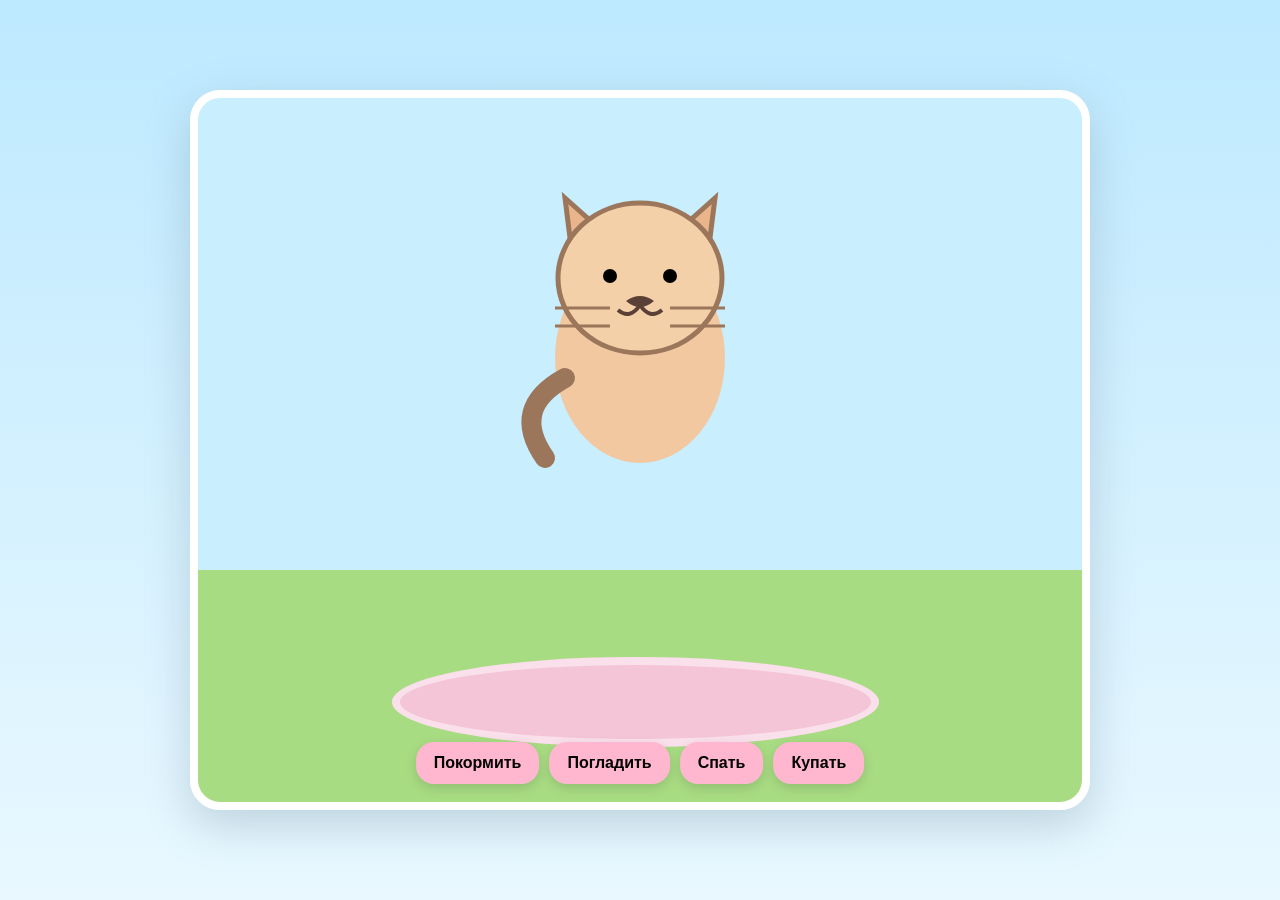
<file: fluffy-pet/index.html>
<!doctype html>
<html lang="ru"><head><meta charset="utf-8"><meta name="viewport" content="width=device-width,initial-scale=1"><title>Fluffy Pet</title>
<style>
*{box-sizing:border-box}body{margin:0;font-family:system-ui,sans-serif;background:linear-gradient(#bde9ff,#e9f8ff);min-height:100vh;display:grid;place-items:center;color:#453b35}.room{width:min(900px,96vw);height:min(720px,94vh);position:relative;overflow:hidden;border:8px solid #fff;border-radius:30px;background:linear-gradient(#c9efff 0 67%,#a8dc83 67%);box-shadow:0 15px 45px #6b8b9955}.rug{position:absolute;width:55%;height:90px;left:22%;bottom:55px;background:#f4c4d7;border-radius:50%;box-shadow:inset 0 0 0 8px #fff7}.pet{position:absolute;left:50%;top:32%;transform:translate(-50%,-50%);width:260px;height:300px;transition:.3s}.pet.sleeping{transform:translate(-50%,-50%) rotate(-3deg)}svg{width:100%;height:100%}.mouthOpen{display:none}.pet.eating .mouthClosed{display:none}.pet.eating .mouthOpen{display:block}.pet.petting .openEyes{display:none}.pet.petting .closedEyes{display:block}.closedEyes{display:none}.buttons{position:absolute;bottom:18px;left:50%;transform:translateX(-50%);display:flex;gap:10px;flex-wrap:wrap;justify-content:center;width:95%}button{border:0;border-radius:18px;padding:12px 18px;background:#fff;box-shadow:0 4px 12px #0002;font-size:16px;cursor:pointer}.mainbtn{background:#ffb7d0;font-weight:700}.panel{position:absolute;left:50%;top:50%;transform:translate(-50%,-50%);width:min(540px,92%);max-height:75%;overflow:auto;background:#ffffffee;border-radius:24px;padding:20px;z-index:10;box-shadow:0 15px 50px #0003}.hidden{display:none}.foodgrid{display:grid;grid-template-columns:repeat(3,1fr);gap:10px}.food{height:90px;display:flex;flex-direction:column;align-items:center;justify-content:center}.food b{font-size:34px}.drag{position:fixed;z-index:50;pointer-events:none;font-size:42px}.status{text-align:center;font-weight:700;margin:8px}.bathroom{position:absolute;inset:0;background:repeating-linear-gradient(90deg,#eef5f8 0 58px,#d9e6eb 59px 60px),repeating-linear-gradient(0deg,transparent 0 58px,#d9e6eb 59px 60px);z-index:20}.bathHeader{height:60px;background:#fff;display:flex;align-items:center;justify-content:space-between;padding:0 18px;font-weight:700}.tub{position:absolute;width:330px;height:210px;left:50%;top:54%;transform:translate(-50%,-50%);background:#fff;border:8px solid #d8d8d8;border-radius:35px 35px 70px 70px;box-shadow:0 20px 25px #0002}.water{position:absolute;inset:35px 10px 10px;background:#8ed9f0;border-radius:25px 25px 55px 55px}.bathCat{position:absolute;width:210px;height:240px;left:50%;top:45%;transform:translate(-50%,-50%);z-index:2}.tools{position:absolute;bottom:18px;left:50%;transform:translateX(-50%);display:flex;gap:12px;z-index:5}.tool{font-size:28px}.count{position:absolute;top:80px;right:20px;background:#fff;border-radius:50%;width:70px;height:70px;display:grid;place-items:center;font-size:30px;font-weight:800;z-index:6}.msg{position:absolute;top:70px;left:50%;transform:translateX(-50%);background:#fff;padding:10px 16px;border-radius:15px;z-index:7}.towel{background:#ff9fca}.small{font-size:13px;color:#665}
@media(max-width:500px){.foodgrid{grid-template-columns:repeat(2,1fr)}.pet{width:220px;height:260px}.tub{width:290px}.bathCat{width:185px;height:215px}}
</style></head><body>
<div class="room" id="main"><div class="rug"></div>
<div class="pet" id="pet"><svg viewBox="0 0 260 300"><ellipse cx="130" cy="185" rx="85" ry="105" fill="#f2c8a0"/><path d="M65 105L55 25l65 58zm130 0l10-80-65 58z" fill="#eab58a" stroke="#9b765b" stroke-width="5"/><ellipse cx="130" cy="105" rx="82" ry="75" fill="#f4d0a8" stroke="#9b765b" stroke-width="5"/><g class="openEyes"><circle cx="100" cy="103" r="7"/><circle cx="160" cy="103" r="7"/></g><g class="closedEyes"><path d="M90 103q10 10 20 0M150 103q10 10 20 0" fill="none" stroke="#493b35" stroke-width="5" stroke-linecap="round"/></g><path d="M116 128q14-10 28 0q-14 12-28 0" fill="#5a4037"/><g class="mouthClosed"><path d="M130 132q-10 15-22 5m22-5q10 15 22 5" fill="none" stroke="#5a4037" stroke-width="4"/></g><g class="mouthOpen"><ellipse cx="130" cy="143" rx="30" ry="23" fill="#4b2b2b"/><path d="M112 155q18-14 36 0q-18 15-36 0" fill="#f58ba4"/></g><path d="M45 135h55m-55 18h55m115-18h-55m55 18h-55" stroke="#9b765b" stroke-width="3"/><path d="M55 205q-55 30-20 80" fill="none" stroke="#9b765b" stroke-width="20" stroke-linecap="round"/></svg></div>
<div class="buttons"><button class="mainbtn" onclick="feedMenu()">Покормить</button><button class="mainbtn" onclick="petMode()">Погладить</button><button class="mainbtn" onclick="sleep()">Спать</button><button class="mainbtn" onclick="bath()">Купать</button></div>
<div class="panel hidden" id="food"><h2>Еда для кошки</h2><div class="small">Перетащи выбранную еду к её рту.</div><div class="foodgrid">
<button class="food" onclick="pick('🐱🥫')"><b>🐱🥫</b>Влажный корм</button><button class="food" onclick="pick('🥣')"><b>🥣</b>Сухой корм</button><button class="food" onclick="pick('💧')"><b>💧</b>Вода</button><button class="food" onclick="pick('🍗')"><b>🍗</b>Курица</button><button class="food" onclick="pick('🐟')"><b>🐟</b>Рыба</button><button class="food" onclick="pick('🌽')"><b>🌽</b>Кукуруза</button><button class="food" onclick="pick('🌴')"><b>🌴</b>Финик</button><button class="food" onclick="pick('🍎')"><b>🍎</b>Яблоко</button><button class="food" onclick="pick('🥕')"><b>🥕</b>Морковь</button></div><button onclick="closePanel()">Закрыть</button></div>
<div class="status" id="status"></div></div>
<div class="bathroom hidden" id="bath"><div class="bathHeader">Купание <button onclick="closeBath()">✕</button></div><div class="msg" id="bathMsg">Возьми дуршлаг и мой голову 10 секунд</div><div class="count hidden" id="count">10</div><div class="tub"><div class="water"></div></div><div class="bathCat" id="bathCat"></div><div class="tools"><button class="tool" onpointerdown="washStart(event)" onpointerup="washEnd()">🥣 Дуршлаг</button><button class="tool towel hidden" id="towel" onpointerdown="dryStart(event)" onpointerup="dryEnd()">🩷 Полотенце</button></div></div>
<script>
const pet=document.getElementById('pet'),status=document.getElementById('status');let timer=null,mode='',start=0,drag=null;
function feedMenu(){document.getElementById('food').classList.remove('hidden')}
function closePanel(){document.getElementById('food').classList.add('hidden')}
function pick(x){closePanel();drag=document.createElement('div');drag.className='drag';drag.textContent=x;document.body.appendChild(drag);status.textContent='Перетащи к мордочке';function mv(e){drag.style.left=e.clientX+'px';drag.style.top=e.clientY+'px'}function up(e){document.removeEventListener('pointermove',mv);drag.remove();if(e.clientX>innerWidth*.38&&e.clientX<innerWidth*.62&&e.clientY>innerHeight*.25&&e.clientY<innerHeight*.55){pet.classList.add('eating');status.textContent='Ням-ням!';setTimeout(()=>pet.classList.remove('eating'),900)}else status.textContent='Попробуй ещё раз';}document.addEventListener('pointermove',mv);document.addEventListener('pointerup',up,{once:true})}
function petMode(){status.textContent='Проведи пальцем по голове кошки';pet.classList.add('petting');let n=0;function end(){pet.classList.remove('petting');document.removeEventListener('pointermove',move);status.textContent=n>70?'Кошке нравится!':'Погладь её ещё';}function move(e){n++;if(n>70)status.textContent='Мур-мур...'}document.addEventListener('pointermove',move);document.addEventListener('pointerup',end,{once:true})}
function sleep(){pet.classList.add('sleeping');status.textContent='Ззз...';setTimeout(()=>{pet.classList.remove('sleeping');status.textContent='Кошка проснулась'},3700)}
function bath(){document.getElementById('bath').classList.remove('hidden');document.getElementById('bathCat').innerHTML=pet.innerHTML}
function closeBath(){document.getElementById('bath').classList.add('hidden');clearInterval(timer);document.getElementById('count').classList.add('hidden')}
function run(seconds,done){let left=seconds,c=document.getElementById('count');c.classList.remove('hidden');c.textContent=left;clearInterval(timer);timer=setInterval(()=>{left--;c.textContent=left;if(left<=0){clearInterval(timer);done()}},1000)}
function washStart(e){e.preventDefault();if(mode)return;mode='wash';document.getElementById('bathMsg').textContent='Мой голову...';run(10,()=>{mode='';document.getElementById('towel').classList.remove('hidden');document.getElementById('bathMsg').textContent='Готово! Теперь возьми розовое полотенце'})}
function washEnd(){if(mode==='wash'&&document.getElementById('count').textContent!=='0'){clearInterval(timer);document.getElementById('count').classList.add('hidden');mode='';document.getElementById('bathMsg').textContent='Нужно держать дуршлаг 10 секунд'}}
function dryStart(e){e.preventDefault();if(mode)return;mode='dry';document.getElementById('bathMsg').textContent='Вытираем...';run(3,()=>{mode='';document.getElementById('bathMsg').textContent='Готово!';setTimeout(closeBath,900)})}
function dryEnd(){if(mode==='dry'&&document.getElementById('count').textContent!=='0'){clearInterval(timer);document.getElementById('count').classList.add('hidden');mode='';document.getElementById('bathMsg').textContent='Нужно держать полотенце 3 секунды'}}
</script></body></html>
</file>
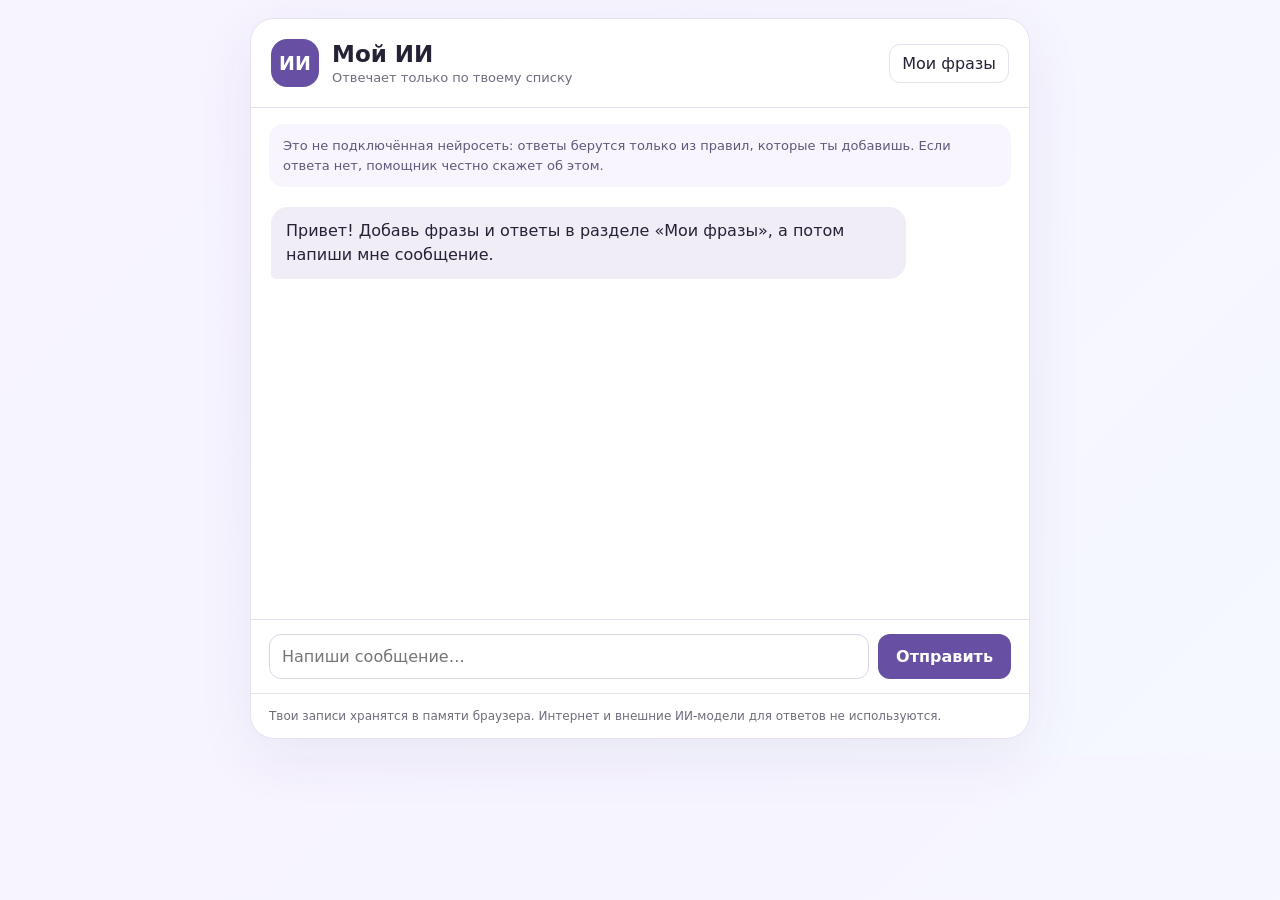
<file: moi-ii/index.html>
<!doctype html>
<html lang="ru"><head><meta charset="utf-8"><meta name="viewport" content="width=device-width,initial-scale=1"><meta name="theme-color" content="#6750a4"><title>Мой ИИ</title><link rel="stylesheet" href="style.css"></head>
<body><main class="app">
<header><div class="logo">ИИ</div><div><h1>Мой ИИ</h1><p>Отвечает только по твоему списку</p></div><button id="manageBtn" class="soft">Мои фразы</button></header>
<section class="notice">Это не подключённая нейросеть: ответы берутся только из правил, которые ты добавишь. Если ответа нет, помощник честно скажет об этом.</section>
<section id="chat" class="chat" aria-live="polite"><div class="bubble bot">Привет! Добавь фразы и ответы в разделе «Мои фразы», а потом напиши мне сообщение.</div></section>
<form id="sendForm" class="composer"><input id="message" placeholder="Напиши сообщение…" autocomplete="off" required><button>Отправить</button></form>
<section id="editor" class="editor hidden"><div class="editorHead"><h2>Мои фразы и ответы</h2><button id="closeEditor" class="soft" type="button">Закрыть</button></div>
<p>Для каждой записи укажи слова или фразу, по которым нужно найти ответ. Изменения сохраняются на этом устройстве.</p>
<div class="fields"><label>Фраза пользователя<input id="phrase" placeholder="Например: привет"></label><label>Ответ помощника<textarea id="answer" rows="3" placeholder="Например: Привет! Как дела?"></textarea></label><button id="addRule" type="button">Добавить фразу</button></div>
<div class="tools"><button id="exportBtn" type="button" class="soft">Сохранить список в файл</button><label class="importBtn soft">Загрузить список<input id="importFile" type="file" accept="application/json,.json" hidden></label><button id="resetBtn" type="button" class="danger">Очистить список</button></div>
<div id="ruleList" class="ruleList"></div></section>
<footer>Твои записи хранятся в памяти браузера. Интернет и внешние ИИ-модели для ответов не используются.</footer></main><script src="app.js"></script></body></html>
</file>
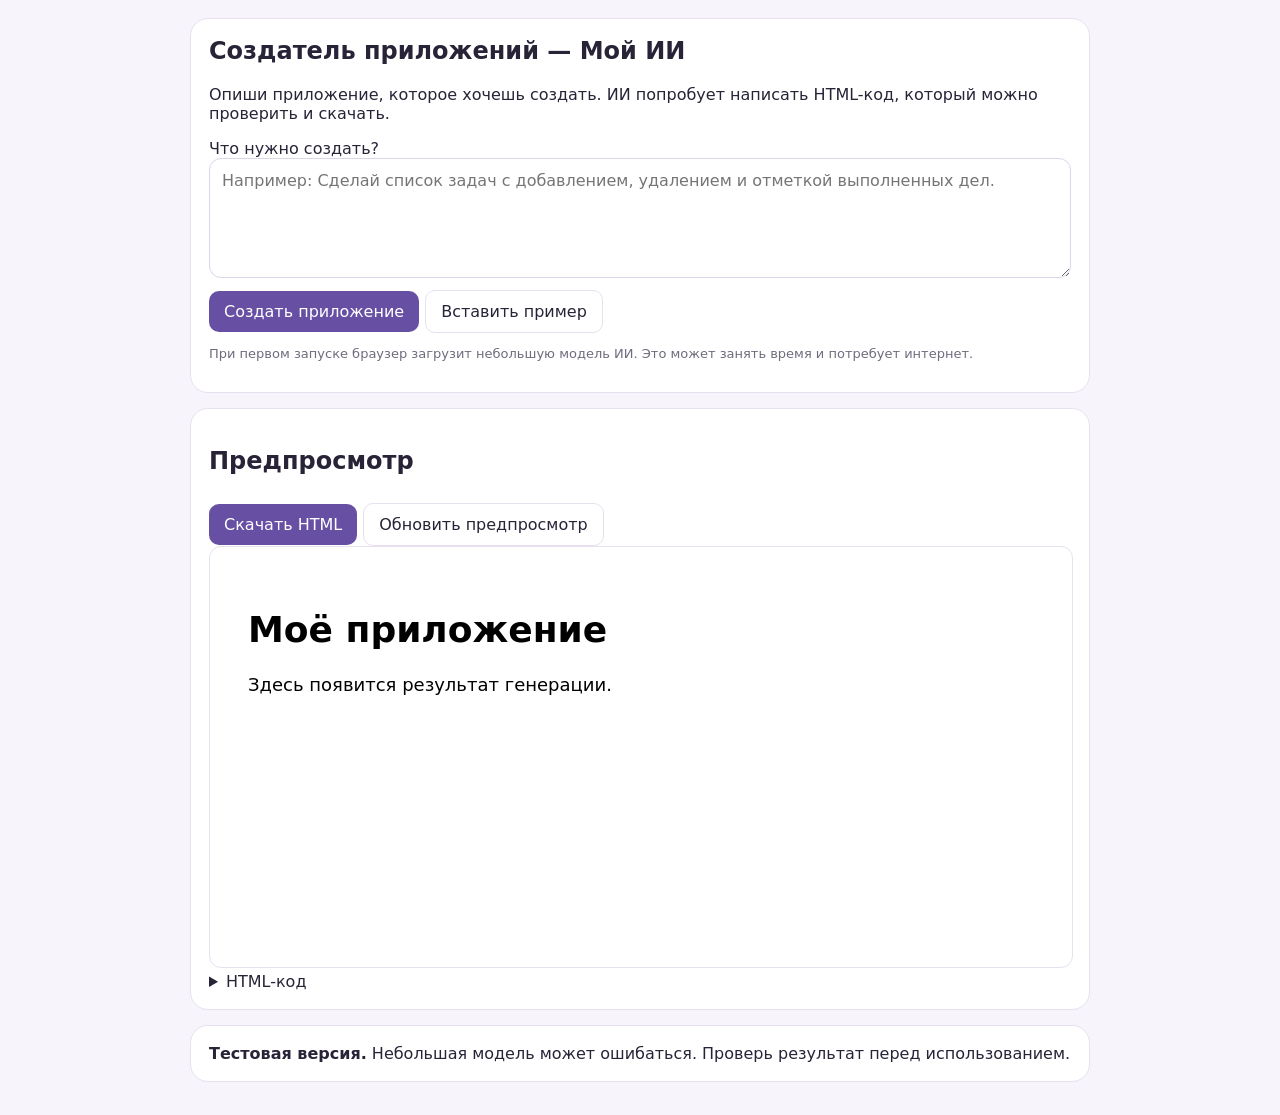
<file: app-maker.html>
<!doctype html>
<html lang="ru"><head><meta charset="utf-8"><meta name="viewport" content="width=device-width,initial-scale=1"><title>Создатель приложений — Мой ИИ</title><style>body{font:16px system-ui;background:#f7f4fc;color:#282337;margin:0;padding:18px}main{max-width:900px;margin:auto}.panel{background:white;border:1px solid #e7e1ef;border-radius:18px;padding:18px;margin:0 0 15px}textarea{box-sizing:border-box;width:100%;min-height:120px;padding:12px;border:1px solid #dcd5e8;border-radius:12px;font:inherit}button{padding:11px 15px;border:0;border-radius:10px;background:#6750a4;color:white;font:inherit;cursor:pointer;margin:8px 6px 0 0}.secondary{background:white;color:#282337;border:1px solid #e7e1ef}.status{font-size:13px;color:#706b7d}.preview{width:100%;height:420px;border:1px solid #e7e1ef;border-radius:12px}h1{margin-top:0}</style></head><body><main><section class="panel"><h1>Создатель приложений — Мой ИИ</h1><p>Опиши приложение, которое хочешь создать. ИИ попробует написать HTML-код, который можно проверить и скачать.</p><label for="idea">Что нужно создать?</label><textarea id="idea" placeholder="Например: Сделай список задач с добавлением, удалением и отметкой выполненных дел."></textarea><button id="generate">Создать приложение</button><button id="example" class="secondary">Вставить пример</button><p id="status" class="status">При первом запуске браузер загрузит небольшую модель ИИ. Это может занять время и потребует интернет.</p></section><section class="panel"><h2>Предпросмотр</h2><button id="download">Скачать HTML</button><button id="run" class="secondary">Обновить предпросмотр</button><iframe id="preview" class="preview" title="Предпросмотр приложения" sandbox="allow-scripts"></iframe><details><summary>HTML-код</summary><textarea id="code" style="min-height:220px;font:12px monospace"></textarea><button id="apply" class="secondary">Применить код</button></details></section><section class="panel"><b>Тестовая версия.</b> Небольшая модель может ошибаться. Проверь результат перед использованием.</section></main><script type="module">
const $=id=>document.getElementById(id);let model=null;let html='<!doctype html><html lang="ru"><meta charset="utf-8"><meta name="viewport" content="width=device-width,initial-scale=1"><title>Моё приложение</title><body style="font:18px system-ui;padding:30px"><h1>Моё приложение</h1><p>Здесь появится результат генерации.</p></body></html>';
function show(s){html=s;$('code').value=s;$('preview').srcdoc=s}function status(s){$('status').textContent=s}show(html);
$('example').onclick=()=>{$('idea').value='Создай список задач с добавлением новой задачи, отметкой выполненной, удалением и счётчиком.'};$('run').onclick=()=>show($('code').value);$('apply').onclick=()=>show($('code').value);$('download').onclick=()=>{const blob=new Blob([$('code').value||html],{type:'text/html;charset=utf-8'});const url=URL.createObjectURL(blob);const a=document.createElement('a');a.href=url;a.download='moe-prilozhenie.html';a.click();setTimeout(()=>URL.revokeObjectURL(url),1000)};
$('generate').onclick=async()=>{const idea=$('idea').value.trim();if(!idea){status('Сначала опиши приложение.');return}const btn=$('generate');btn.disabled=true;try{status('Загружаю модель ИИ. При первом запуске может потребоваться время…');if(!model){const lib=await import('https://cdn.jsdelivr.net/npm/@huggingface/transformers@3.7.2');model=await lib.pipeline('text-generation','onnx-community/Qwen2.5-0.5B-Instruct',{dtype:'q4'});}status('ИИ создаёт код. Подожди…');const prompt='Create a complete self-contained HTML5 app for this request: '+idea+'. Output only full HTML starting with <!doctype html>. Include CSS and JavaScript in the same file, no external libraries, make controls functional and UI Russian.';const result=await model(prompt,{max_new_tokens:850,temperature:0.3});let out=String(result[0].generated_text||'').slice(prompt.length).trim().replace(/^```html/i,'').replace(/```$/,'').trim();const pos=out.toLowerCase().indexOf('<!doctype html');if(pos>=0)out=out.slice(pos);if(!out.toLowerCase().includes('<html')){status('Модель не смогла выдать полный HTML. Попробуй упростить запрос и повторить.');return}show(out);status('Готово! Проверь результат в предпросмотре. При необходимости исправь код и скачай HTML-файл.')}catch(err){status('Не удалось запустить генерацию. Проверь интернет и повтори попытку. Подробности: '+String(err&&err.message||err))}finally{btn.disabled=false}};
</script></body></html>
</file>
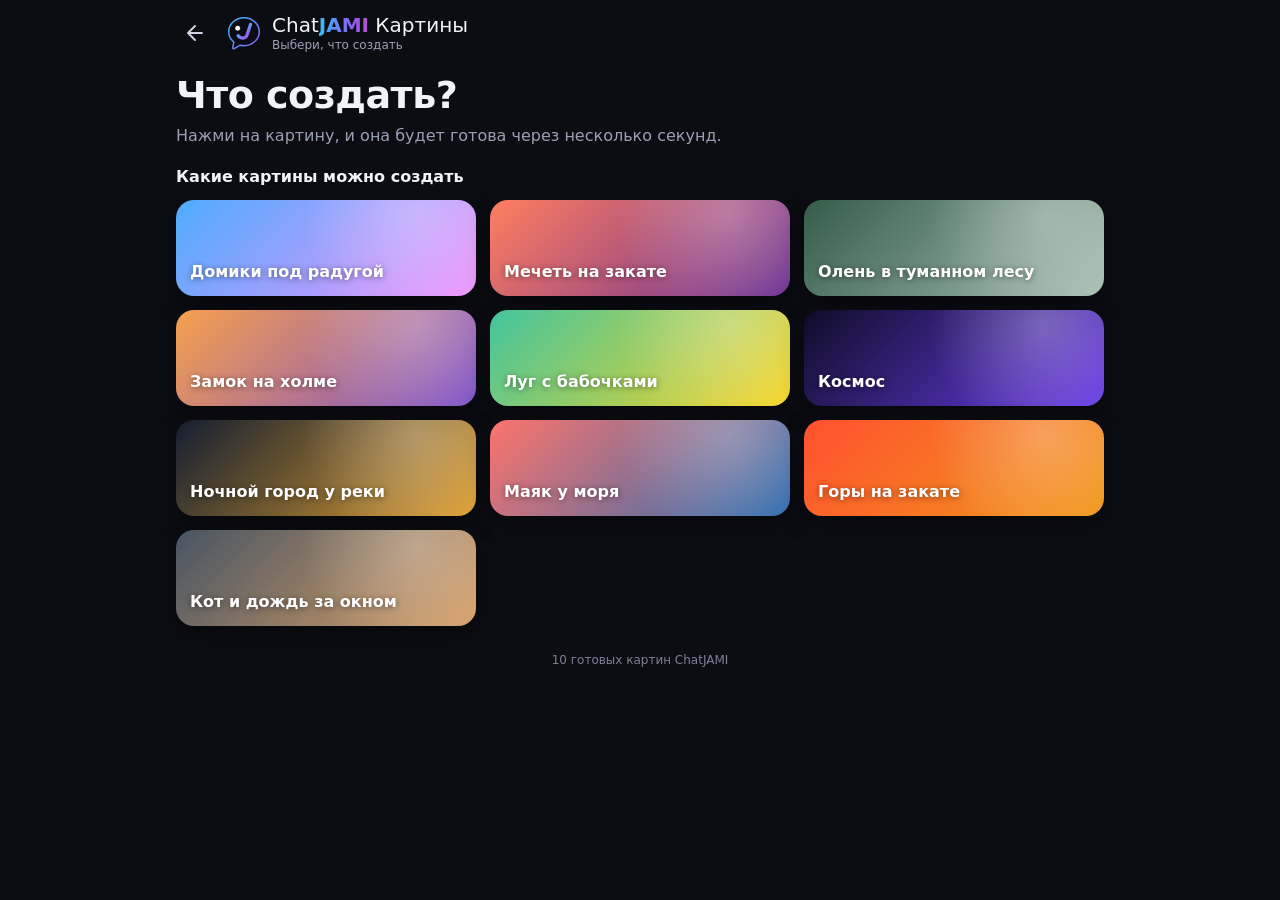
<file: studio.html>
<!DOCTYPE html><html lang="ru"><head><meta charset="utf-8"><meta name="viewport" content="width=device-width,initial-scale=1,viewport-fit=cover"><title>Картины ChatJAMI</title>
<style>
*{box-sizing:border-box;-webkit-tap-highlight-color:transparent}
body{margin:0;background:#0c0d13;color:#f2f3f8;font:16px/1.45 system-ui,-apple-system,"Segoe UI",Roboto,sans-serif;padding:env(safe-area-inset-top) 0 env(safe-area-inset-bottom)}
button{font:inherit;color:inherit;background:none;border:0;cursor:pointer}svg{display:block}
.w{max-width:960px;margin:0 auto;padding:0 16px 48px}
header{display:flex;align-items:center;gap:10px;padding:12px 14px;max-width:960px;margin:0 auto}.lg{width:36px;height:36px}
.brand{font-size:20px;line-height:1;flex:1}.brand b{font-weight:800;background:linear-gradient(90deg,#38bdf8,#8b5cf6,#ec4899,#38bdf8);background-size:200% 100%;-webkit-background-clip:text;background-clip:text;-webkit-text-fill-color:transparent;animation:sh 6s linear infinite}.brand small{display:block;font-size:12px;color:#9aa0b4;margin-top:4px}
@keyframes sh{to{background-position:200% 0}}
.ib{width:42px;height:42px;border-radius:50%;display:grid;place-items:center;color:#cfd3e4}.ib:hover{background:#ffffff1a}.ib svg{width:24px;height:24px;fill:none;stroke:currentColor;stroke-width:1.9;stroke-linecap:round;stroke-linejoin:round}
h1{font-size:clamp(26px,5vw,38px);line-height:1.15;margin:8px 0 6px;letter-spacing:-.5px}.sub{color:#9aa0b4;margin:0 0 18px}
.rs{display:none;background:#161822;border:1px solid #262a38;border-radius:22px;padding:14px;margin-bottom:22px;box-shadow:0 10px 34px #0007}
.fr{position:relative;border-radius:16px;overflow:hidden;background:#0c0d13;min-height:240px;display:grid;place-items:center}
.fr img{display:block;width:100%;height:auto;filter:blur(26px);transform:scale(1.06);transition:filter 1s ease,transform 1s ease}.fr img.on{filter:none;transform:none}
.ld{position:absolute;inset:0;display:grid;place-items:center;text-align:center;padding:20px;background:linear-gradient(110deg,transparent 30%,#8278ff40 50%,transparent 70%),#0c0d13;background-size:200% 100%;animation:sk 1.4s linear infinite;transition:opacity .5s}.ld.off{opacity:0;pointer-events:none}
@keyframes sk{to{background-position:-200% 0}}
.sp{width:36px;height:36px;border:3px solid #262a38;border-top-color:#8b5cf6;border-radius:50%;animation:rot .8s linear infinite;margin:0 auto 14px}@keyframes rot{to{transform:rotate(360deg)}}
.bar{height:6px;border-radius:99px;background:#262a38;overflow:hidden;width:min(260px,70vw);margin:12px auto 0}.bar i{display:block;height:100%;width:0;background:linear-gradient(90deg,#38bdf8,#8b5cf6,#ec4899);border-radius:99px}
.rt{font-weight:700;margin:12px 2px 0}.ac{display:none;gap:10px;margin-top:12px;flex-wrap:wrap}.ac button{flex:1;min-width:130px;padding:12px;border-radius:14px;font-weight:700;border:1px solid #262a38}.ac .pr{border:0;color:#fff;background:linear-gradient(135deg,#38bdf8,#6d5dfc 55%,#c04cf0)}
.lb{font-weight:600;margin:4px 0 12px}
.gr{display:grid;grid-template-columns:repeat(2,1fr);gap:12px}@media(min-width:720px){.gr{grid-template-columns:repeat(3,1fr);gap:14px}}
.cd{position:relative;min-height:96px;border-radius:18px;padding:14px;text-align:left;font-weight:700;font-size:16px;line-height:1.25;color:#fff;display:flex;align-items:flex-end;overflow:hidden;box-shadow:0 8px 22px #0006;transition:transform .2s,box-shadow .2s,opacity .2s;animation:fi .5s both}.cd:hover{transform:translateY(-3px)}.cd:disabled{opacity:.45;cursor:wait;transform:none}.cd.on{outline:3px solid #fff}
.cd:before{content:"";position:absolute;inset:0;background:radial-gradient(circle at 80% 15%,#fff4,transparent 45%)}.cd span{position:relative;text-shadow:0 1px 6px #0007}
@keyframes fi{from{opacity:0;transform:translateY(8px)}}
.ft{margin-top:26px;text-align:center;color:#7c8196;font-size:12px}
</style></head><body>
<header><button class="ib" id="bk" aria-label="Назад"><svg viewBox="0 0 24 24"><path d="M19 12H5M12 19l-7-7 7-7"/></svg></button>
<svg class="lg" viewBox="0 0 40 40" aria-hidden="true"><defs><linearGradient id="a" x1="0" y1="0" x2="1" y2="1"><stop offset="0" stop-color="#38bdf8"/><stop offset="1" stop-color="#8b5cf6"/></linearGradient><linearGradient id="b" x1="0" y1="0" x2="1" y2="1"><stop offset="0" stop-color="#22d3ee"/><stop offset="1" stop-color="#a855f7"/></linearGradient></defs><path d="M20 3C10.6 3 3 10 3 18.6c0 4.6 2.2 8.7 5.7 11.5L7.5 36.2c-.2.9.8 1.6 1.6 1.1l6.6-3.7c1.3.3 2.8.5 4.3.5 9.4 0 17-7 17-15.5S29.4 3 20 3z" fill="#0b0b14" stroke="url(#a)" stroke-width="1.6"/><g transform="translate(1.5 -.5)"><g transform="rotate(18 20 19)"><path d="M23 9.5v12.2c0 3.2-2.4 5.3-5.6 5.3-1.4 0-2.6-.4-3.6-1.1" fill="none" stroke="url(#b)" stroke-width="3.6" stroke-linecap="round"/></g><circle cx="11.5" cy="15.2" r="2.7" fill="#fff"/></g></svg>
<div class="brand">Chat<b>JAMI</b> Картины<small>Выбери, что создать</small></div></header>
<div class="w"><h1>Что создать?</h1><p class="sub">Нажми на картину, и она будет готова через несколько секунд.</p>
<div class="rs" id="rs"><div class="fr" id="fr"><div class="ld" id="ld"><div><div class="sp"></div><div id="lt">Готовлю картину…</div><div class="bar"><i id="pg"></i></div></div></div></div><div class="rt" id="rt"></div>
<div class="ac" id="ac"><button class="pr" id="dl">Скачать</button><button id="mr">Выбрать другую</button></div><div class="ft" id="hn" style="display:none;text-align:left"></div></div>
<div class="lb">Какие картины можно создать</div><div class="gr" id="gr"></div>
<div class="ft">10 готовых картин ChatJAMI</div></div>
<script>
var $=function(i){return document.getElementById(i)};
var BRIDGE=false,DUR=[9000,11000];
var L=[['rainbow','Домики под радугой','linear-gradient(135deg,#4facfe,#f093fb)'],['mosque','Мечеть на закате','linear-gradient(135deg,#ff7e5f,#6a3093)'],['deer','Олень в туманном лесу','linear-gradient(135deg,#355c4a,#a8c0b4)'],['castle','Замок на холме','linear-gradient(135deg,#f6a04d,#7b4fc9)'],['meadow','Луг с бабочками','linear-gradient(135deg,#43c59e,#f9d423)'],['space','Космос','linear-gradient(135deg,#0f0c29,#6a3de8)'],['city','Ночной город у реки','linear-gradient(135deg,#141e30,#e0a030)'],['lighthouse','Маяк у моря','linear-gradient(135deg,#fd746c,#2b6cb0)'],['mountains','Горы на закате','linear-gradient(135deg,#ff512f,#f09819)'],['cat','Кот и дождь за окном','linear-gradient(135deg,#485563,#d9a066)']];
var P=L.map(function(p){return{n:p[0],t:p[1],g:p[2],u:'pictures/'+p[0]+'.jpg'}}),cur=-1,busy=false,tk=0,pend=null;
function build(){var g=$('gr');g.innerHTML='';P.forEach(function(p,i){var b=document.createElement('button');b.className='cd';b.style.background=p.g;b.style.animationDelay=(i*50)+'ms';
  var s=document.createElement('span');s.textContent=p.t;b.appendChild(s);b.onclick=function(){pick(i)};g.appendChild(b)});lock(false)}
function lock(on){[].forEach.call($('gr').children,function(b,i){b.disabled=on;b.className='cd'+(i===cur?' on':'')})}
function sc(e){try{e.scrollIntoView({behavior:'smooth',block:'center'})}catch(_){}}
function pick(i){if(busy)return;busy=true;cur=i;var p=P[i],f=$('fr');
  $('rs').style.display='block';$('ac').style.display='none';$('rt').textContent=p.t;lock(true);
  var old=f.querySelector('img');if(old)old.remove();var ld=$('ld');ld.className='ld';$('pg').style.width='0';$('lt').textContent='Готовлю картину…';sc($('rs'));
  var t0=Date.now(),D=DUR[0]+Math.random()*(DUR[1]-DUR[0]);
  clearInterval(tk);tk=setInterval(function(){var k=Math.min(1,(Date.now()-t0)/D);$('pg').style.width=Math.round(k*100)+'%';$('lt').textContent=k<.7?'Готовлю картину…':'Почти готово…';
    if(k>=1&&p.u){clearInterval(tk);done(p)}},100)}
function done(p){var f=$('fr'),im=document.createElement('img');im.alt=p.t;im.onload=function(){f.appendChild(im);$('ld').className='ld off';setTimeout(function(){im.className='on'},30);$('ac').style.display='flex';busy=false;lock(false);sc($('rs'))};
  im.onerror=function(){$('lt').textContent='Не удалось показать картину. Выбери ещё раз.';busy=false;lock(false)};im.src=p.u}
function toBtn(t){var b=$('dl');b.textContent=t;clearTimeout(toBtn.t);toBtn.t=setTimeout(function(){b.textContent='Скачать'},2800)}
function hint(t){var h=$('hn');h.textContent=t||'';h.style.display=t?'block':'none'}
$('dl').onclick=function(){if(cur<0)return;var p=P[cur],name='chatjami-'+p.n+'.jpg';hint('');
  if(!BRIDGE){var a=document.createElement('a');a.href=p.u;a.download=name;document.body.appendChild(a);a.click();a.remove();toBtn('Скачивание…');return}
  var id=Date.now()+Math.random(),to=setTimeout(function(){rm();hint('Нет ответа от окна Claude. Попробуй ещё раз.')},90000);
  function rm(){clearTimeout(to);removeEventListener('message',on)}
  function on(e){var m=e.data;if(!m||m.id!==id||(m.saved===undefined&&!m.error))return;rm();
    if(m.saved)toBtn('Сохранено');else if(m.error==='declined')toBtn('Отменено');
    else hint('Скачивание недоступно в этом окне Claude. Открой страницу в браузере (три точки, «Открыть в браузере») и нажми «Скачать» снова.')}
  addEventListener('message',on);toBtn('Подтверди сохранение…');parent.postMessage({type:'studio-download',id:id,filename:name,data:p.u},'*')};
$('mr').onclick=function(){sc($('gr'))};
$('bk').onclick=function(){if(parent!==window)parent.postMessage('studio-close','*');else location.href='index.html'};
build();
if(BRIDGE){P.forEach(function(p){p.u=''});var id=Date.now()+Math.random();
  addEventListener('message',function(e){var m=e.data;if(!m||m.id!==id||!m.items)return;m.items.forEach(function(it,i){if(P[i])P[i].u=it.u})});
  parent.postMessage({type:'studio-gallery',id:id},'*')}
</script></body></html>
</file>
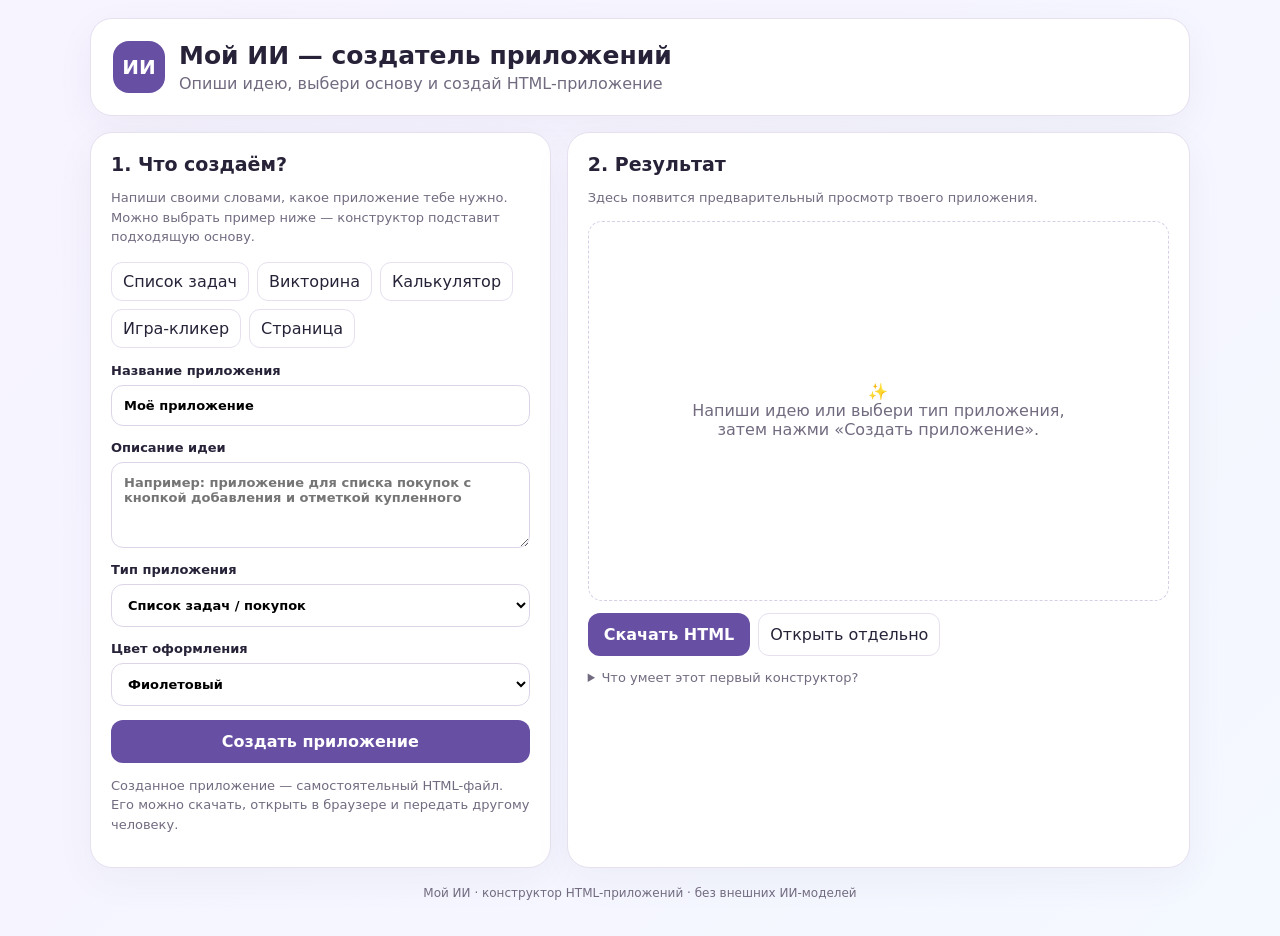
<file: moi-ii/builder.html>
<!doctype html>
<html lang="ru"><head><meta charset="utf-8"><meta name="viewport" content="width=device-width,initial-scale=1"><meta name="theme-color" content="#6750a4"><title>Мой ИИ — создатель приложений</title>
<style>
:root{--p:#6750a4;--ink:#272238;--muted:#726b80;--line:#e6e0ef}*{box-sizing:border-box}body{margin:0;padding:18px;background:linear-gradient(135deg,#f7f3ff,#f4f8ff);color:var(--ink);font-family:system-ui,-apple-system,Segoe UI,sans-serif}.shell{max-width:1100px;margin:auto}.head,.panel{background:white;border:1px solid var(--line);border-radius:22px;box-shadow:0 12px 40px #31204b0c}.head{padding:22px;display:flex;gap:14px;align-items:center;margin-bottom:16px}.logo{width:52px;height:52px;border-radius:16px;background:var(--p);color:white;display:grid;place-items:center;font-weight:850;font-size:20px}.head h1{margin:0;font-size:25px}.head p{margin:4px 0 0;color:var(--muted)}.layout{display:grid;grid-template-columns:minmax(280px,.85fr) minmax(0,1.15fr);gap:16px}.panel{padding:20px}.panel h2{margin:0 0 7px;font-size:19px}.muted{color:var(--muted);font-size:13px;line-height:1.5}.chips{display:flex;flex-wrap:wrap;gap:8px;margin:15px 0}.chip,.secondary{background:white;border:1px solid var(--line);color:var(--ink);border-radius:11px;padding:9px 11px;cursor:pointer;font:inherit}.chip.active{background:#eee8ff;border-color:#bca9ef;color:#4d3789}label{display:grid;gap:7px;margin:14px 0;font-size:13px;font-weight:650}input,textarea,select{width:100%;padding:12px;border:1px solid #dcd5e8;border-radius:12px;font:inherit;outline-color:var(--p);background:white}textarea{resize:vertical}.primary{background:var(--p);color:white;border:0;border-radius:12px;padding:12px 16px;font:inherit;font-weight:700;cursor:pointer}.wide{width:100%}.actions{display:flex;gap:8px;flex-wrap:wrap;margin-top:12px}.preview{width:100%;height:380px;border:1px solid var(--line);border-radius:14px;background:white}.status{margin-top:10px;font-size:13px;color:#287348}.empty{height:380px;border:1px dashed #d7cfe6;border-radius:14px;display:grid;place-items:center;text-align:center;padding:22px;color:var(--muted)}details{margin-top:14px}summary{cursor:pointer;color:var(--muted);font-size:13px}footer{text-align:center;color:var(--muted);font-size:12px;padding:18px}@media(max-width:760px){body{padding:8px}.layout{grid-template-columns:1fr}.head{padding:16px}.panel{padding:15px}.preview,.empty{height:340px}}
</style></head><body><main class="shell">
<header class="head"><div class="logo">ИИ</div><div><h1>Мой ИИ — создатель приложений</h1><p>Опиши идею, выбери основу и создай HTML-приложение</p></div></header>
<div class="layout"><section class="panel"><h2>1. Что создаём?</h2><p class="muted">Напиши своими словами, какое приложение тебе нужно. Можно выбрать пример ниже — конструктор подставит подходящую основу.</p>
<div class="chips"><button class="chip" data-type="todo">Список задач</button><button class="chip" data-type="quiz">Викторина</button><button class="chip" data-type="calculator">Калькулятор</button><button class="chip" data-type="clicker">Игра-кликер</button><button class="chip" data-type="landing">Страница</button></div>
<label>Название приложения<input id="appName" value="Моё приложение" maxlength="70"></label>
<label>Описание идеи<textarea id="idea" rows="4" placeholder="Например: приложение для списка покупок с кнопкой добавления и отметкой купленного"></textarea></label>
<label>Тип приложения<select id="kind"><option value="todo">Список задач / покупок</option><option value="quiz">Викторина с вопросами</option><option value="calculator">Калькулятор</option><option value="clicker">Игра-кликер</option><option value="landing">Информационная страница</option></select></label>
<label>Цвет оформления<select id="color"><option value="#6750a4">Фиолетовый</option><option value="#087f8c">Бирюзовый</option><option value="#c05278">Розовый</option><option value="#287447">Зелёный</option><option value="#2459a9">Синий</option><option value="#222222">Чёрный</option></select></label>
<button class="primary wide" id="build">Создать приложение</button>
<p class="muted">Созданное приложение — самостоятельный HTML-файл. Его можно скачать, открыть в браузере и передать другому человеку.</p>
</section><section class="panel"><h2>2. Результат</h2><p class="muted">Здесь появится предварительный просмотр твоего приложения.</p><div id="placeholder" class="empty">✨<br>Напиши идею или выбери тип приложения,<br>затем нажми «Создать приложение».</div><iframe id="preview" class="preview" title="Предварительный просмотр" sandbox="allow-scripts" hidden></iframe><div class="actions"><button class="primary" id="download" disabled>Скачать HTML</button><button class="secondary" id="openTab" disabled>Открыть отдельно</button></div><div id="status" class="status" aria-live="polite"></div><details><summary>Что умеет этот первый конструктор?</summary><p class="muted">Он создаёт работающие HTML-приложения из готовых функциональных основ: задачи, викторина, калькулятор, кликер и информационная страница. Это первая версия без внешней ИИ-модели: она не может автоматически написать абсолютно любой код по одному описанию, но создаёт и настраивает готовые приложения выбранного типа.</p></details></section></div><footer>Мой ИИ · конструктор HTML-приложений · без внешних ИИ-моделей</footer></main>
<script>
const $=id=>document.getElementById(id);let output='';let generatedName='Моё приложение';let lastType='todo';
const esc=s=>String(s).replace(/[&<>"']/g,c=>({'&':'&amp;','<':'&lt;','>':'&gt;','"':'&quot;',"'":'&#39;'}[c]));
document.querySelectorAll('[data-type]').forEach(b=>b.onclick=()=>{$('kind').value=b.dataset.type;document.querySelectorAll('.chip').forEach(x=>x.classList.toggle('active',x===b));if(!$('idea').value.trim())$('idea').value=({todo:'Список задач с добавлением, отметкой выполнения и удалением.',quiz:'Викторина с вопросами и подсчётом правильных ответов.',calculator:'Калькулятор для простых математических действий.',clicker:'Игра-кликер: нажимай кнопку и набирай очки.',landing:'Красивая информационная страница с заголовком и описанием.'})[b.dataset.type]});
function doc(title,color,body,js){return '<!doctype html><html lang="ru"><head><meta charset="utf-8"><meta name="viewport" content="width=device-width,initial-scale=1"><title>'+esc(title)+'</title><style>:root{--accent:'+color+'}*{box-sizing:border-box}body{margin:0;padding:20px;background:#f7f6fb;color:#252235;font-family:system-ui,-apple-system,Segoe UI,sans-serif}.app{max-width:680px;margin:5vh auto;background:white;padding:24px;border-radius:20px;box-shadow:0 12px 35px #0000000d}h1{margin-top:0;font-size:clamp(23px,5vw,32px)}p{line-height:1.55;color:#625d70}button{background:var(--accent);color:white;border:0;border-radius:10px;padding:11px 15px;font:inherit;cursor:pointer}input{font:inherit;border:1px solid #ddd6e9;border-radius:10px;padding:11px;min-width:0}form{display:flex;gap:8px;margin:15px 0}form input{flex:1;width:50%}.item{display:flex;gap:10px;align-items:center;padding:11px 0;border-bottom:1px solid #eee}.item span{flex:1;overflow-wrap:anywhere}.done{text-decoration:line-through;color:#888}.answer{display:block;margin:8px 0;padding:11px;border:1px solid #e6e0ef;border-radius:10px;color:#252235;background:white;width:100%;text-align:left}.answer:hover{border-color:var(--accent)}.score{font-weight:700;color:var(--accent)}.big{font-size:44px;font-weight:800;text-align:center;margin:20px}.center{text-align:center}.note{font-size:12px;color:#827b90;margin-top:20px}</style></head><body><main class="app">'+body+'<div class="note">Создано в конструкторе «Мой ИИ»</div></main><script>'+js+'<\/script></body></html>'}
function generate(type,name,color,idea){const title=esc(name||'Моё приложение'),desc=esc(idea||'Твоё новое приложение.');if(type==='todo')return doc(name,color,'<h1>'+title+'</h1><p>'+desc+'</p><form id="f"><input id="v" placeholder="Новая задача…" required><button>Добавить</button></form><div id="list"></div><button id="clear" type="button">Удалить выполненные</button>',"const f=document.getElementById('f'),v=document.getElementById('v'),list=document.getElementById('list');function add(t){const row=document.createElement('div');row.className='item';const cb=document.createElement('input');cb.type='checkbox';const s=document.createElement('span');s.textContent=t;cb.onchange=()=>s.classList.toggle('done',cb.checked);const d=document.createElement('button');d.textContent='Удалить';d.onclick=()=>row.remove();row.append(cb,s,d);list.append(row)}f.onsubmit=e=>{e.preventDefault();if(v.value.trim())add(v.value.trim());v.value=''};document.getElementById('clear').onclick=()=>list.querySelectorAll('.item').forEach(r=>{if(r.querySelector('input').checked)r.remove()});");
if(type==='calculator')return doc(name,color,'<h1>'+title+'</h1><p>'+desc+'</p><input id="a" type="number" placeholder="Первое число"><select id="op"><option>+</option><option>-</option><option>×</option><option>÷</option></select><input id="b" type="number" placeholder="Второе число"><button id="go">Посчитать</button><h2 id="result">Ответ появится здесь</h2>',"document.getElementById('go').onclick=()=>{const a=Number(document.getElementById('a').value),b=Number(document.getElementById('b').value),o=document.getElementById('op').value;let r=o==='+'?a+b:o==='-'?a-b:o==='×'?a*b:b===0?'На ноль делить нельзя':a/b;document.getElementById('result').textContent='Результат: '+r};");
if(type==='clicker')return doc(name,color,'<h1>'+title+'</h1><p>'+desc+'</p><div class="big" id="score">0</div><div class="center"><button id="tap">Нажми меня!</button> <button id="reset">Начать заново</button></div>',"let n=0;const s=document.getElementById('score');document.getElementById('tap').onclick=()=>{s.textContent=++n};document.getElementById('reset').onclick=()=>{n=0;s.textContent=n};");
if(type==='quiz')return doc(name,color,'<h1>'+title+'</h1><p>'+desc+'</p><h2 id="question"></h2><div id="answers"></div><p class="score" id="score"></p><button id="next">Следующий вопрос</button>',"const qs=[{q:'Сколько будет 2 + 2?',a:['3','4','5'],ok:1},{q:'Какая планета известна как Красная планета?',a:['Марс','Венера','Сатурн'],ok:0},{q:'Сколько дней в неделе?',a:['5','6','7'],ok:2}];let i=0,n=0,done=false;function show(){done=false;const q=qs[i];document.getElementById('question').textContent=q.q;document.getElementById('answers').replaceChildren();q.a.forEach((t,j)=>{const b=document.createElement('button');b.className='answer';b.textContent=t;b.onclick=()=>{if(done)return;done=true;if(j===q.ok)n++;document.getElementById('score').textContent=(j===q.ok?'Верно!':'Не совсем.')+' Счёт: '+n+'/'+(i+1);Array.from(document.getElementById('answers').children).forEach((x,k)=>x.disabled=true)};document.getElementById('answers').append(b)});document.getElementById('score').textContent='Счёт: '+n+'/'+i}document.getElementById('next').onclick=()=>{i++;if(i>=qs.length){document.getElementById('question').textContent='Викторина завершена!';document.getElementById('answers').replaceChildren();document.getElementById('score').textContent='Итог: '+n+' из '+qs.length;document.getElementById('next').textContent='Начать заново';i=-1}else{document.getElementById('next').textContent='Следующий вопрос';show()}};show();");
return doc(name,color,'<h1>'+title+'</h1><p>'+desc+'</p><section><h2>Добро пожаловать!</h2><p>Это твоя новая страница. Измени название и описание в конструкторе, чтобы создать свою версию.</p><a href="#start" style="display:inline-block;padding:12px 16px;border-radius:10px;background:'+color+';color:white;text-decoration:none">Узнать больше</a></section><section id="start"><h2>О проекте</h2><p>Добавь сюда свою идею, информацию или описание.</p></section>',"");}
$('build').onclick=()=>{lastType=$('kind').value;generatedName=$('appName').value.trim()||'Моё приложение';output=generate(lastType,generatedName,$('color').value,$('idea').value.trim());$('preview').srcdoc=output;$('preview').hidden=false;$('placeholder').hidden=true;$('download').disabled=false;$('openTab').disabled=false;$('status').textContent='Готово! Приложение создано. Можешь проверить его в окне справа и скачать HTML-файл.'};
$('download').onclick=()=>{if(!output)return;const blob=new Blob([output],{type:'text/html;charset=utf-8'});const url=URL.createObjectURL(blob);const a=document.createElement('a');a.href=url;a.download=(generatedName.toLowerCase().replace(/[^a-zа-яё0-9]+/gi,'-').replace(/^-|-$/g,'')||'my-app')+'.html';a.click();setTimeout(()=>URL.revokeObjectURL(url),1000)};
$('openTab').onclick=()=>{if(!output)return;const blob=new Blob([output],{type:'text/html;charset=utf-8'});const url=URL.createObjectURL(blob);const w=window.open(url,'_blank');if(!w)$('status').textContent='Браузер заблокировал новое окно. Нажми «Скачать HTML» и открой файл.'};
</script></body></html>
</file>
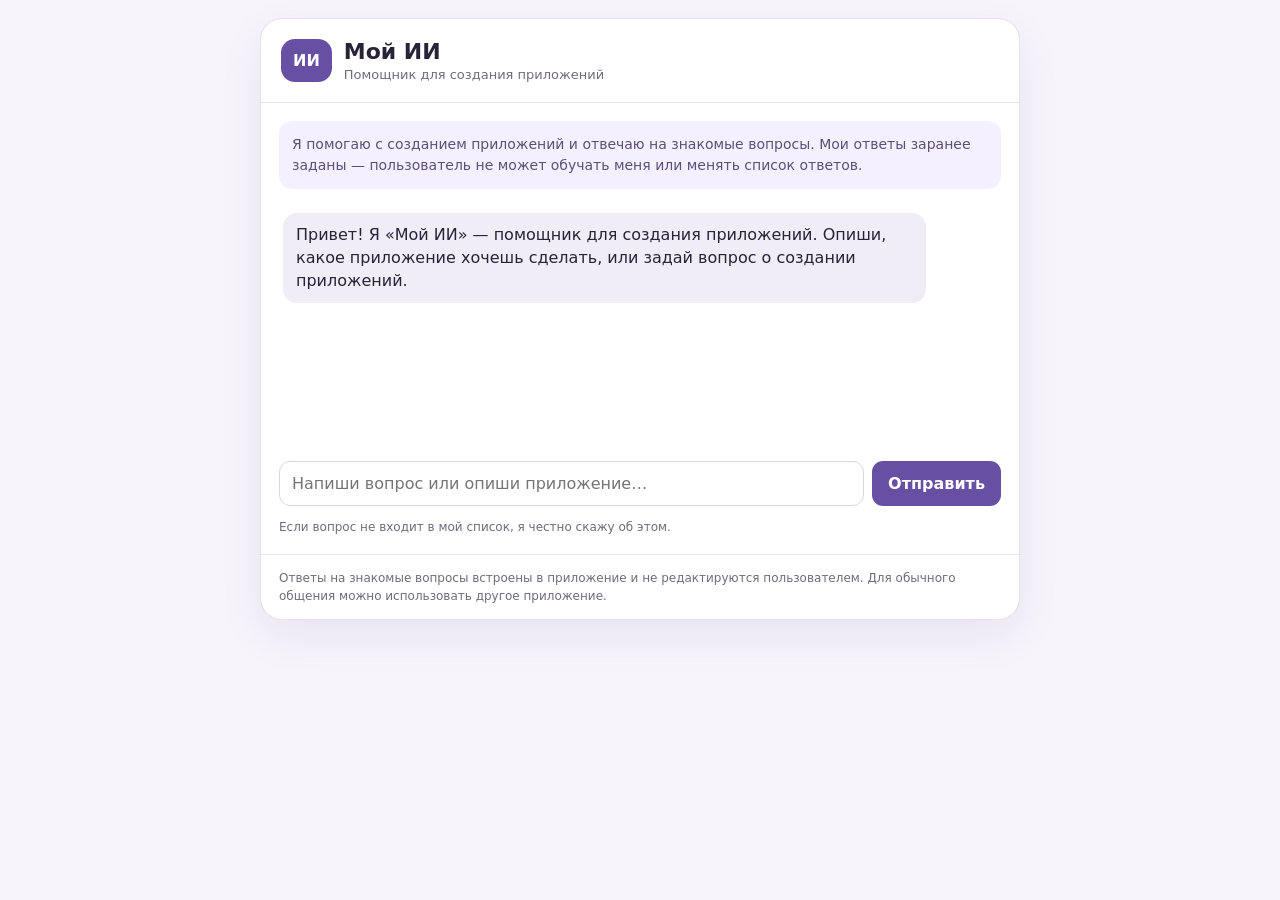
<file: moi-ii/game-test.html>
<!doctype html>
<html lang="ru">
<head>
<meta charset="utf-8"><meta name="viewport" content="width=device-width,initial-scale=1"><meta name="theme-color" content="#6750a4">
<title>Мой ИИ — версия с игрой</title>
<style>
:root{--p:#6750a4;--line:#e6e0ef;--ink:#282337;--muted:#706b7d}*{box-sizing:border-box}body{margin:0;padding:18px;background:#f7f4fc;color:var(--ink);font-family:system-ui,-apple-system,Segoe UI,sans-serif}.app{max-width:760px;margin:auto;background:#fff;border:1px solid var(--line);border-radius:22px;overflow:hidden;box-shadow:0 16px 45px #32205012}header{display:flex;align-items:center;gap:12px;padding:20px;border-bottom:1px solid var(--line)}.logo{background:var(--p);color:white;border-radius:14px;padding:12px;font-weight:800}h1{font-size:22px;margin:0}header p{margin:3px 0 0;color:var(--muted);font-size:13px}.content{padding:18px}.hint{background:#f5f0ff;padding:13px;border-radius:13px;font-size:14px;line-height:1.5;color:#5c5077}.chat{display:grid;gap:12px;margin-top:20px}.messages{min-height:240px;max-height:55vh;overflow:auto;display:flex;flex-direction:column;gap:9px;padding:4px}.bubble{max-width:90%;padding:10px 13px;border-radius:14px;background:#f0edf7;white-space:pre-wrap;overflow-wrap:anywhere;line-height:1.45}.user{align-self:flex-end;background:var(--p);color:white}.bot{align-self:flex-start}.send{display:flex;gap:8px}.send input{flex:1;min-width:0;font:inherit;padding:12px;border:1px solid #dcd5e8;border-radius:11px;outline-color:var(--p)}button{font:inherit;border:0;border-radius:11px;padding:11px 16px;cursor:pointer;background:var(--p);color:white;font-weight:650}small,footer{color:var(--muted);font-size:12px;line-height:1.5}footer{display:block;border-top:1px solid var(--line);padding:14px 18px}@media(max-width:500px){body{padding:0}.app{border:0;border-radius:0;min-height:100vh}.content{padding:14px}.send{flex-direction:column}.messages{min-height:200px}}
</style></head>
<body><main class="app"><header><div class="logo">ИИ</div><div><h1>Мой ИИ</h1><p>Помощник для создания приложений</p></div></header>
<div class="content"><div class="hint">Я помогаю с созданием приложений и отвечаю на знакомые вопросы. Мои ответы заранее заданы — пользователь не может обучать меня или менять список ответов.</div>
<section class="chat"><div id="messages" class="messages"><div class="bubble bot">Привет! Я «Мой ИИ» — помощник для создания приложений. Опиши, какое приложение хочешь сделать, или задай вопрос о создании приложений.</div></div><form id="send" class="send"><input id="question" placeholder="Напиши вопрос или опиши приложение…" autocomplete="off" required><button type="submit">Отправить</button></form><small>Если вопрос не входит в мой список, я честно скажу об этом.</small></section></div>
<footer>Ответы на знакомые вопросы встроены в приложение и не редактируются пользователем. Для обычного общения можно использовать другое приложение.</footer></main>
<script>
const rules=[
{keys:["привет","здравствуй","здравствуйте","добрый день","салам","ассаляму"],answer:"Привет! Я «Мой ИИ» — помощник для создания приложений. Чем могу помочь с приложением?"},
{keys:["что ты умеешь","что ты можешь","твои возможности","что ты делаешь"],answer:"Я предназначен для помощи в создании приложений. Опиши, какое приложение хочешь сделать, и я помогу сформулировать его идею."},
{keys:["создать приложение","сделать приложение","хочу приложение","конструктор приложений"],answer:"Опиши приложение: для чего оно нужно, какие экраны и кнопки должны быть, и что должно происходить при нажатии. Я помогу подготовить описание приложения."},
{keys:["как создать приложение","с чего начать","начать разработку"],answer:"Начни с простой идеи: кто будет пользоваться приложением, какую задачу оно решает и какие 2–3 главные функции нужны. Затем можно продумать экраны и поведение кнопок."},
{keys:["исправить ошибку","ошибка в приложении","не работает приложение","баг"],answer:"Опиши, что именно не работает, что ты ожидал увидеть и что происходит на самом деле. Если есть текст ошибки, пришли его."},
{keys:["сохранить","сохранение данных","данные сохраняются"],answer:"Чтобы данные сохранялись после закрытия приложения, нужно предусмотреть хранилище. Для простой веб-версии подойдёт локальное хранилище браузера; для синхронизации между устройствами обычно нужен сервер."},
{keys:["скачать приложение","как скачать","установить приложение"],answer:"Способ установки зависит от типа приложения: веб-приложение открывается по ссылке, а мобильное обычно собирают в пакет для Android или iOS."},
{keys:["кто тебя сделал","кто ты","ты настоящий","ты человек"],answer:"Я программа-помощник, а не человек. Я создан для задач, связанных с приложениями."},
{keys:["спасибо","благодарю"],answer:"Пожалуйста! Удачи с твоим приложением."},
{keys:["пока","до свидания","до встречи"],answer:"Пока! Удачи в создании приложения."}
];
const $=id=>document.getElementById(id);
function normalize(s){return String(s).toLocaleLowerCase("ru").replace(/ё/g,"е").replace(/[^\p{L}\p{N}\s]/gu," ").replace(/\s+/g," ").trim()}
function addBubble(text,who){const el=document.createElement("div");el.className="bubble "+who;el.textContent=text;$("messages").append(el);$("messages").scrollTop=$("messages").scrollHeight}
function reply(text){const q=normalize(text);
if(/игр|кот|монет|пружин|прыгает/.test(q)){
const el=document.createElement("div");el.className="bubble bot";el.style.maxWidth="100%";el.innerHTML='<b>Готово — вот прототип игры «Кот и монетки».</b><p>Управление: стрелки ← → или A/D, прыжок — пробел. Собирай монетки и перепрыгивай через пружины!</p><canvas id="catGame" width="600" height="280" style="display:block;width:100%;max-width:600px;background:#dff4ff;border-radius:12px;touch-action:manipulation"></canvas><p id="gameScore">Монетки: 0</p><button type="button" id="gameRestart">Начать заново</button>';
$("messages").append(el);const cv=el.querySelector("#catGame"),ctx=cv.getContext("2d"),scoreEl=el.querySelector("#gameScore");let x=45,y=205,vy=0,coins=0,items=[],keys={},frame=0,alive=true;
function reset(){x=45;y=205;vy=0;coins=0;items=[];frame=0;alive=true;scoreEl.textContent="Монетки: 0";draw()}
function draw(){ctx.clearRect(0,0,600,280);ctx.fillStyle="#a8dc87";ctx.fillRect(0,245,600,35);ctx.fillStyle="#438e48";ctx.fillRect(0,245,600,5);
if(frame%75===0)items.push({x:620,y:Math.random()<.5?205:225,type:Math.random()<.72?"coin":"spring"});
for(const it of items){it.x-=3;if(it.type==="coin"){ctx.fillStyle="#ffca28";ctx.beginPath();ctx.arc(it.x,it.y,9,0,Math.PI*2);ctx.fill();ctx.strokeStyle="#e79c00";ctx.lineWidth=3;ctx.stroke()}else{ctx.strokeStyle="#ef5360";ctx.lineWidth=5;ctx.beginPath();ctx.moveTo(it.x-12,245);ctx.lineTo(it.x-6,235);ctx.lineTo(it.x,245);ctx.lineTo(it.x+6,235);ctx.lineTo(it.x+12,245);ctx.stroke()}
if(it.x>x-8&&it.x<x+34&&Math.abs(it.y-(y+20))<23){if(it.type==="coin"){it.x=-100;coins++;scoreEl.textContent="Монетки: "+coins}else if(y>205){alive=false;ctx.fillStyle="#b22";ctx.font="bold 24px sans-serif";ctx.fillText("Ой! Нажми «Начать заново»",135,100)}}}
items=items.filter(i=>i.x>-30);ctx.font="30px sans-serif";ctx.fillText("🐱",x,y+28);ctx.fillStyle="#4d3b6e";ctx.font="14px sans-serif";ctx.fillText("Собирай монетки!",12,22);
if(alive){if(keys.ArrowRight||keys.d||keys.D)x=Math.min(550,x+4);if(keys.ArrowLeft||keys.a||keys.A)x=Math.max(0,x-4);if((keys[" "]||keys.ArrowUp||keys.w||keys.W)&&y>=205)vy=-10;vy+=.48;y+=vy;if(y>205){y=205;vy=0}frame++;requestAnimationFrame(draw)}}
window.addEventListener("keydown",e=>{keys[e.key]=true;if([" ","ArrowLeft","ArrowRight","ArrowUp"].includes(e.key))e.preventDefault()});window.addEventListener("keyup",e=>keys[e.key]=false);cv.addEventListener("pointerdown",()=>{if(y>=205)vy=-10});el.querySelector("#gameRestart").addEventListener("click",reset);draw();$("messages").scrollTop=$("messages").scrollHeight;return}
const found=rules.find(r=>r.keys.some(k=>q.includes(normalize(k))));addBubble(found?found.answer:"Я модель, предназначенная для создания приложений, поэтому не могу поддержать обычный разговор или ответить на этот вопрос. Для общения на разные темы можешь использовать другое приложение.", "bot")}
$("send").addEventListener("submit",e=>{e.preventDefault();const q=$("question").value.trim();if(!q)return;addBubble(q,"user");$("question").value="";reply(q);$("question").focus()});
</script></body></html>
</file>
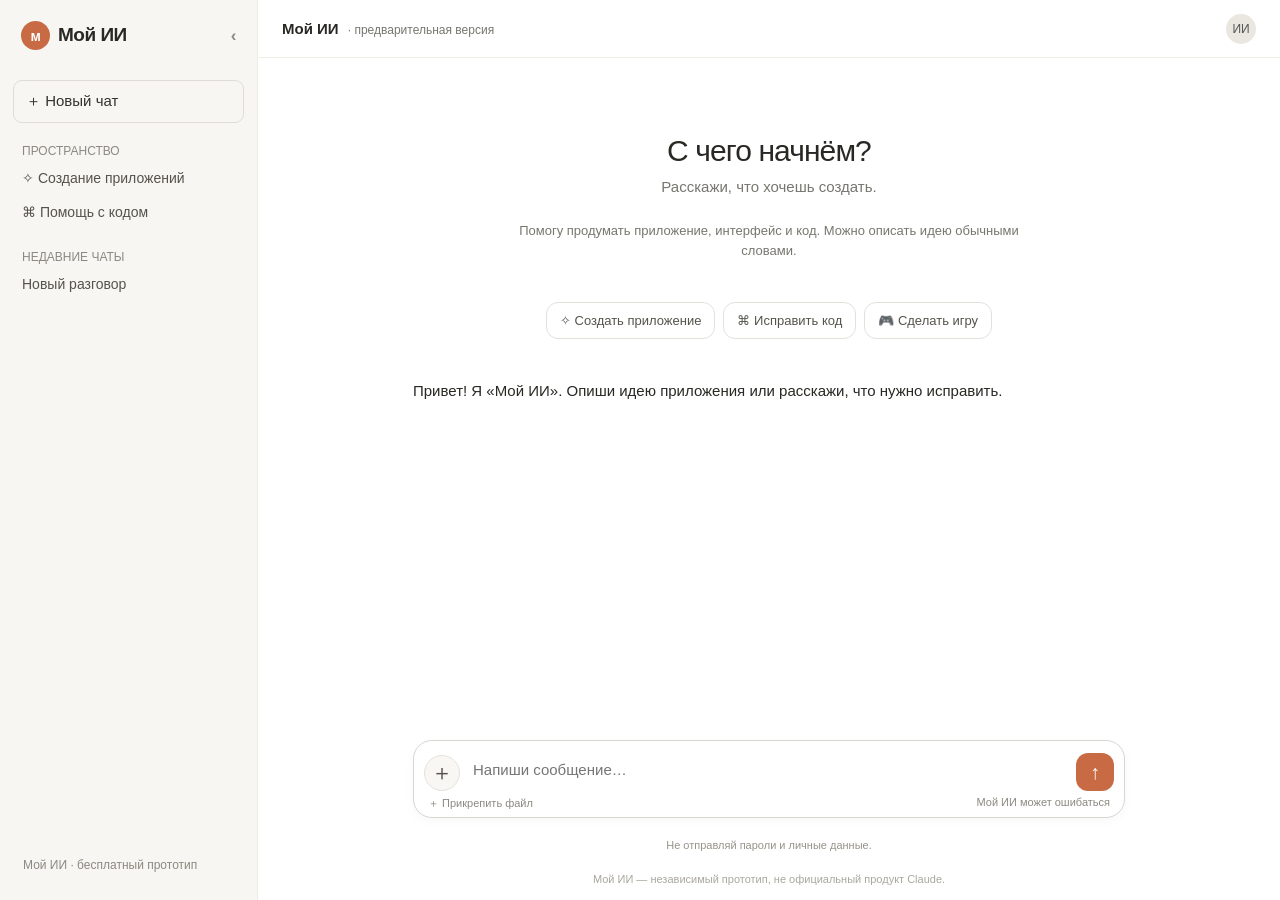
<file: moi-ii/share.html>
<!doctype html>
<html lang="ru">
<head>
<meta charset="utf-8"><meta name="viewport" content="width=device-width,initial-scale=1"><meta name="theme-color" content="#6750a4">
<title>Мой ИИ — помощник для создания приложений</title>
<style>
:root{--ink:#292824;--muted:#77766f;--line:#e7e5df;--paper:#fff;--soft:#f7f6f2;--accent:#c86b45}
*{box-sizing:border-box}html,body{margin:0;min-height:100%;font-family:Arial,Helvetica,sans-serif;color:var(--ink);background:var(--paper)}
body{font-size:15px}.layout{min-height:100vh;display:flex}.sidebar{width:258px;flex:0 0 258px;background:#f7f6f2;border-right:1px solid #eeece6;padding:18px 13px;display:flex;flex-direction:column;gap:18px}.brand{display:flex;align-items:center;justify-content:space-between;padding:3px 8px 12px;font-size:19px;font-weight:700;letter-spacing:-.5px}.brand-mark{display:inline-grid;place-items:center;width:29px;height:29px;border-radius:50%;background:#c86b45;color:white;font-size:14px;margin-right:8px}.new-chat{display:block;width:100%;text-align:left;background:transparent;color:#34332e;border:1px solid #dfddd6;padding:11px 12px;border-radius:9px;font-weight:500}.new-chat:hover,.side-link:hover{background:#eeece6}.side-label{font-size:12px;color:#8b8981;padding:0 9px;margin:3px 0}.side-link{display:block;padding:9px;border-radius:8px;color:#55534c;font-size:14px}.side-bottom{margin-top:auto;font-size:12px;color:#8b8981;padding:10px}.main{min-width:0;flex:1;display:flex;flex-direction:column;min-height:100vh}.topbar{height:58px;display:flex;align-items:center;justify-content:space-between;padding:0 24px;border-bottom:1px solid #f0eee9}.model-name{font-size:15px;font-weight:600}.model-tag{font-size:12px;color:var(--muted);font-weight:400;margin-left:5px}.profile{width:30px;height:30px;border-radius:50%;display:grid;place-items:center;background:#e9e7e0;color:#555;font-size:12px}.content{width:min(760px,100%);margin:0 auto;padding:34px 24px 22px;flex:1;display:flex;flex-direction:column}.welcome{margin:42px 0 26px;text-align:center}.welcome h1{font-size:30px;font-weight:500;letter-spacing:-.9px;margin:0 0 10px}.welcome p{margin:0;color:#77766f;font-size:15px}.hint{font-size:13px;color:#77766f;text-align:center;line-height:1.5;margin:0 auto 22px;max-width:520px}.chat{display:flex;flex-direction:column;flex:1;min-height:220px;gap:12px}.messages{display:flex;flex-direction:column;gap:18px;padding:8px 0 18px;flex:1;overflow:auto;max-height:none;min-height:160px}.bubble{max-width:88%;padding:12px 15px;border-radius:16px;white-space:pre-wrap;overflow-wrap:anywhere;line-height:1.6}.user{align-self:flex-end;background:#f2f0ea;color:#302f2b;border-radius:17px 17px 4px 17px}.bot{align-self:flex-start;background:transparent;padding-left:0;padding-right:0}.send{border:1px solid #d9d7d0;border-radius:18px;padding:10px;display:flex;align-items:flex-end;gap:9px;box-shadow:0 3px 12px #00000008;background:#fff}.send input{flex:1;min-width:0;font:inherit;font-size:15px;padding:9px 7px;border:0;outline:0;background:transparent;color:var(--ink)}button{font:inherit;border:0;border-radius:10px;padding:10px 14px;cursor:pointer;background:#292824;color:white;font-weight:600}button:hover{opacity:.88}.send button{width:38px;height:38px;padding:0;border-radius:12px;font-size:20px;background:#c86b45}.send-note{text-align:center;font-size:11px;color:#96938a;margin:9px 0 0}.starter-row{display:flex;flex-wrap:wrap;gap:8px;justify-content:center;margin:20px 0}.starter{background:white;color:#55534c;border:1px solid #e3e1da;font-size:13px;font-weight:400;padding:10px 13px;border-radius:12px}.starter:hover{background:#f8f7f3}.footer{padding:0 20px 15px;text-align:center;color:#aaa79f;font-size:11px}
@media(max-width:680px){.sidebar{display:none}.topbar{padding:0 15px;height:54px}.content{padding:18px 16px}.welcome{margin:50px 0 20px}.welcome h1{font-size:26px}.messages{min-height:180px}.bubble{max-width:95%}.send{border-radius:15px}}

/* Stage 1: chat composer refinement */
.composer-wrap{border:1px solid #d8d6d0;border-radius:19px;background:#fff;padding:8px 10px 4px;box-shadow:0 3px 12px #00000008}.composer-wrap .send{border:0;border-radius:0;padding:0;box-shadow:none;gap:8px}.send textarea{flex:1;min-width:0;min-height:42px;max-height:190px;resize:none;border:0;outline:0;background:transparent;color:var(--ink);font:inherit;font-size:15px;line-height:1.5;padding:10px 5px}.send .attach{flex:0 0 36px;width:36px;height:36px;padding:0;border:1px solid #e5e2db;background:#f8f7f3;color:#55534c;border-radius:50%;font-size:22px;font-weight:400}.composer-tools{display:flex;justify-content:space-between;gap:10px;padding:5px 4px 2px;color:#8b8981;font-size:11px}.composer-tools span:first-child{cursor:pointer}.composer-tools span:first-child:hover{color:#c86b45}
</style></head>
<body><div class="layout"><aside class="sidebar"><div class="brand"><span><span class="brand-mark">м</span>Мой ИИ</span><span style="color:#8b8981;font-size:17px">‹</span></div><button type="button" class="new-chat" id="newChat">＋ Новый чат</button><div><div class="side-label">ПРОСТРАНСТВО</div><div class="side-link">✧ Создание приложений</div><div class="side-link">⌘ Помощь с кодом</div></div><div><div class="side-label">НЕДАВНИЕ ЧАТЫ</div><div class="side-link">Новый разговор</div></div><div class="side-bottom">Мой ИИ · бесплатный прототип</div></aside><main class="main"><div class="topbar"><div class="model-name">Мой ИИ <span class="model-tag">· предварительная версия</span></div><div class="profile">ИИ</div></div><div class="content"><div class="welcome" id="welcome"><h1>С чего начнём?</h1><p>Расскажи, что хочешь создать.</p></div><div class="hint" id="hint">Помогу продумать приложение, интерфейс и код. Можно описать идею обычными словами.</div><div class="starter-row" id="starterRow"><button class="starter" type="button" data-prompt="Помоги создать приложение">✧ Создать приложение</button><button class="starter" type="button" data-prompt="Помоги исправить ошибку в коде">⌘ Исправить код</button><button class="starter" type="button" data-prompt="Сделай простую игру с котом и монетками">🎮 Сделать игру</button></div><section class="chat"><div id="messages" class="messages"><div class="bubble bot">Привет! Я «Мой ИИ». Опиши идею приложения или расскажи, что нужно исправить.</div></div><div class="composer-wrap"><form id="send" class="send"><button type="button" id="attachBtn" class="attach" aria-label="Прикрепить файл" title="Прикрепить текстовый файл">＋</button><textarea id="question" rows="1" placeholder="Напиши сообщение…" autocomplete="off" required></textarea><button type="submit" aria-label="Отправить">↑</button></form><input type="file" id="fileInput" hidden accept=".txt,.md,.json,.js,.kt,.java,.html,.css,.py,.xml,.csv,.log"><div class="composer-tools"><span>＋ Прикрепить файл</span><span>Мой ИИ может ошибаться</span></div></div><div class="send-note">Не отправляй пароли и личные данные.</div></section></div><div class="footer">Мой ИИ — независимый прототип, не официальный продукт Claude.</div></main></div>
<script>
const rules=[
{keys:["привет","здравствуй","здравствуйте","добрый день","салам","ассаляму"],answer:"Привет! Я «Мой ИИ» — помощник для создания приложений. Чем могу помочь с приложением?"},
{keys:["что ты умеешь","что ты можешь","твои возможности","что ты делаешь"],answer:"Я предназначен для помощи в создании приложений. Опиши, какое приложение хочешь сделать, и я помогу сформулировать его идею."},
{keys:["создать приложение","сделать приложение","хочу приложение","конструктор приложений"],answer:"Опиши приложение: для чего оно нужно, какие экраны и кнопки должны быть, и что должно происходить при нажатии. Я помогу подготовить описание приложения."},
{keys:["как создать приложение","с чего начать","начать разработку"],answer:"Начни с простой идеи: кто будет пользоваться приложением, какую задачу оно решает и какие 2–3 главные функции нужны. Затем можно продумать экраны и поведение кнопок."},
{keys:["исправить ошибку","ошибка в приложении","не работает приложение","баг"],answer:"Опиши, что именно не работает, что ты ожидал увидеть и что происходит на самом деле. Если есть текст ошибки, пришли его."},
{keys:["сохранить","сохранение данных","данные сохраняются"],answer:"Чтобы данные сохранялись после закрытия приложения, нужно предусмотреть хранилище. Для простой веб-версии подойдёт локальное хранилище браузера; для синхронизации между устройствами обычно нужен сервер."},
{keys:["скачать приложение","как скачать","установить приложение"],answer:"Способ установки зависит от типа приложения: веб-приложение открывается по ссылке, а мобильное обычно собирают в пакет для Android или iOS."},
{keys:["кто тебя сделал","кто ты","ты настоящий","ты человек"],answer:"Я программа-помощник, а не человек. Я создан для задач, связанных с приложениями."},
{keys:["спасибо","благодарю"],answer:"Пожалуйста! Удачи с твоим приложением."},
{keys:["пока","до свидания","до встречи"],answer:"Пока! Удачи в создании приложения."}
];
const $=id=>document.getElementById(id);
function normalize(s){return String(s).toLocaleLowerCase("ru").replace(/ё/g,"е").replace(/[^\p{L}\p{N}\s]/gu," ").replace(/\s+/g," ").trim()}
function addBubble(text,who){const el=document.createElement("div");el.className="bubble "+who;el.textContent=text;$("messages").append(el);$("messages").scrollTop=$("messages").scrollHeight}
function reply(text){const q=normalize(text);
if(/игр|кот|монет|пружин|прыгает/.test(q)){
const el=document.createElement("div");el.className="bubble bot";el.style.maxWidth="100%";el.innerHTML='<b>Готово — вот прототип игры «Кот и монетки».</b><p>Управление: стрелки ← → или A/D, прыжок — пробел. Собирай монетки и перепрыгивай через пружины!</p><canvas id="catGame" width="600" height="280" style="display:block;width:100%;max-width:600px;background:#dff4ff;border-radius:12px;touch-action:manipulation"></canvas><p id="gameScore">Монетки: 0</p><button type="button" id="gameRestart">Начать заново</button> <button type="button" id="gamePause">Стоп игры</button> <button type="button" id="showFix">Написать исправление</button><div id="fixPanel" hidden style="margin-top:12px;padding:12px;border:1px solid #dcd5e8;border-radius:12px;background:#fff"><label for="fixText"><b>Что нужно исправить или добавить?</b></label><textarea id="fixText" rows="3" placeholder="Например: сделай кота быстрее, добавь больше монет, измени цвет фона…" style="display:block;width:100%;margin:8px 0;padding:10px;border:1px solid #dcd5e8;border-radius:8px;font:inherit"></textarea><button type="button" id="applyFix">Применить исправление</button><p id="fixNote" style="font-size:13px"></p></div>';
$("messages").append(el);const cv=el.querySelector("#catGame"),ctx=cv.getContext("2d"),scoreEl=el.querySelector("#gameScore");let x=45,y=205,vy=0,coins=0,items=[],keys={},frame=0,alive=true;
let speed=3,playerSpeed=4,jumpPower=10,coinChance=.72,bg="#dff4ff",catEmoji="🐱",coinSize=9,paused=false,rafId=0;
function reset(){cancelAnimationFrame(rafId);x=45;y=205;vy=0;coins=0;items=[];frame=0;alive=true;paused=false;el.querySelector("#gamePause").textContent="Стоп игры";scoreEl.textContent="Монетки: 0";draw()}
el.querySelector("#showFix").addEventListener("click",()=>{const p=el.querySelector("#fixPanel");p.hidden=!p.hidden;if(!p.hidden)el.querySelector("#fixText").focus()});
el.querySelector("#applyFix").addEventListener("click",()=>{const fix=normalize(el.querySelector("#fixText").value);const note=el.querySelector("#fixNote");if(!fix){note.textContent="Напиши, что именно нужно изменить.";return}
let changes=[];
if(/быстр|скорост/.test(fix)){playerSpeed=playerSpeed===4?6:Math.min(playerSpeed+1,10);speed=Math.min(speed+.5,7);changes.push("увеличена скорость кота и предметов")}
if(/прыж|выше|высот/.test(fix)){jumpPower=Math.min(jumpPower+2,18);changes.push("кот прыгает выше")}
if(/больше монет|монет больше|чаще монет|много монет/.test(fix)){coinChance=Math.max(.35,coinChance-.15);changes.push("монетки появляются чаще")}
if(/меньше монет|реже монет/.test(fix)){coinChance=Math.min(.95,coinChance+.15);changes.push("монетки появляются реже")}
if(/фон|цвет/.test(fix)){bg=bg==="#dff4ff"?"#fff0d9":bg==="#fff0d9"?"#e8ffe5":"#dff4ff";changes.push("изменён цвет фона")}
if(/кот|персонаж|эмодзи/.test(fix)){catEmoji=catEmoji==="🐱"?"😺":catEmoji==="😺"?"🐈":"🐱";changes.push("изменён персонаж")}
if(/монет.*круп|крупн.*монет|большие монет/.test(fix)){coinSize=coinSize===9?14:9;changes.push("изменён размер монет")}
if(/сброс|верни как было|начать заново/.test(fix)){speed=3;playerSpeed=4;jumpPower=10;coinChance=.72;bg="#dff4ff";catEmoji="🐱";coinSize=9;changes.push("настройки сброшены")}
if(changes.length){cv.style.background=bg;note.textContent="Исправление применено: "+changes.join("; ")+". Нажми «Начать заново», чтобы перезапустить игру с изменениями.";draw()}else{note.textContent="Я пока не смог применить это автоматически. В этой версии можно исправлять скорость, прыжок, частоту и размер монет, фон и персонажа. Для других изменений нужен полноценный генератор кода."}
});

function draw(){ctx.clearRect(0,0,600,280);ctx.fillStyle="#a8dc87";ctx.fillRect(0,245,600,35);ctx.fillStyle="#438e48";ctx.fillRect(0,245,600,5);
if(frame%Math.max(28,Math.round(225/speed))===0)items.push({x:620,y:Math.random()<.5?205:225,type:Math.random()<coinChance?"coin":"spring"});
for(const it of items){it.x-=speed;if(it.type==="coin"){ctx.fillStyle="#ffca28";ctx.beginPath();ctx.arc(it.x,it.y,coinSize,0,Math.PI*2);ctx.fill();ctx.strokeStyle="#e79c00";ctx.lineWidth=3;ctx.stroke()}else{ctx.strokeStyle="#ef5360";ctx.lineWidth=5;ctx.beginPath();ctx.moveTo(it.x-12,245);ctx.lineTo(it.x-6,235);ctx.lineTo(it.x,245);ctx.lineTo(it.x+6,235);ctx.lineTo(it.x+12,245);ctx.stroke()}
if(it.x>x-8&&it.x<x+34&&Math.abs(it.y-(y+20))<23){if(it.type==="coin"){it.x=-100;coins++;scoreEl.textContent="Монетки: "+coins}else if(y>205){alive=false;ctx.fillStyle="#b22";ctx.font="bold 24px sans-serif";ctx.fillText("Ой! Нажми «Начать заново»",135,100)}}}
items=items.filter(i=>i.x>-30);ctx.font="30px sans-serif";ctx.fillText(catEmoji,x,y+28);ctx.fillStyle="#4d3b6e";ctx.font="14px sans-serif";ctx.fillText("Собирай монетки!",12,22);
if(paused){ctx.fillStyle="#352b4a";ctx.font="bold 28px sans-serif";ctx.fillText("ПАУЗА",245,120)}
if(alive&&!paused){if(keys.ArrowRight||keys.d||keys.D)x=Math.min(550,x+playerSpeed);if(keys.ArrowLeft||keys.a||keys.A)x=Math.max(0,x-playerSpeed);if((keys[" "]||keys.ArrowUp||keys.w||keys.W)&&y>=205)vy=-jumpPower;vy+=.48;y+=vy;if(y>205){y=205;vy=0}frame++;rafId=requestAnimationFrame(draw)}else if(alive&&paused){rafId=requestAnimationFrame(draw)}}
window.addEventListener("keydown",e=>{if(e.target instanceof HTMLInputElement||e.target instanceof HTMLTextAreaElement||e.target.isContentEditable)return;if(e.key==="Escape"){paused=!paused;el.querySelector("#gamePause").textContent=paused?"Продолжить игру":"Стоп игры";e.preventDefault();return}if(paused)return;keys[e.key]=true;if([" ","ArrowLeft","ArrowRight","ArrowUp"].includes(e.key))e.preventDefault()});window.addEventListener("keyup",e=>{if(e.target instanceof HTMLInputElement||e.target instanceof HTMLTextAreaElement||e.target.isContentEditable)return;keys[e.key]=false});cv.addEventListener("pointerdown",()=>{if(!paused&&y>=205)vy=-10});el.querySelector("#gamePause").addEventListener("click",()=>{paused=!paused;el.querySelector("#gamePause").textContent=paused?"Продолжить игру":"Стоп игры";if(!paused&&!rafId)draw()});el.querySelector("#gameRestart").addEventListener("click",reset);draw();$("messages").scrollTop=$("messages").scrollHeight;return}
const found=rules.find(r=>r.keys.some(k=>q.includes(normalize(k))));addBubble(found?found.answer:"Я модель, предназначенная для создания приложений, поэтому не могу поддержать обычный разговор или ответить на этот вопрос. Для общения на разные темы можешь использовать другое приложение.", "bot")}
$("attachBtn").addEventListener("click",()=>$("fileInput").click());$("fileInput").addEventListener("change",()=>{const f=$("fileInput").files[0];if(!f)return;const reader=new FileReader();reader.onload=()=>{const q=$("question");const text=String(reader.result||"");q.value+=(q.value?"\n\n":"")+"Файл: "+f.name+"\n"+text.slice(0,12000);q.dispatchEvent(new Event("input"));q.focus()};reader.onerror=()=>{$("question").value+=($("question").value?"\n":"")+"Файл выбран: "+f.name+" (не удалось прочитать содержимое)";};if(f.size>200000){$("question").value+=($("question").value?"\n":"")+"Файл выбран: "+f.name+" (слишком большой для вставки; лимит 200 КБ)";return}reader.readAsText(f)});$("question").addEventListener("input",()=>{const q=$("question");q.style.height="auto";q.style.height=Math.min(q.scrollHeight,190)+"px"});document.querySelector(".composer-tools span:first-child").addEventListener("click",()=>$("fileInput").click());$("send").addEventListener("submit",e=>{e.preventDefault();const q=$("question").value.trim();if(!q)return;$("welcome").style.display="none";$("hint").style.display="none";$("starterRow").style.display="none";addBubble(q,"user");$("question").value="";$("question").style.height="auto";reply(q);$("question").focus()});document.querySelectorAll("[data-prompt]").forEach(b=>b.addEventListener("click",()=>{$("question").value=b.dataset.prompt;$("question").focus()}));$("newChat").addEventListener("click",()=>{$("messages").innerHTML="<div class=\"bubble bot\">Привет! Я «Мой ИИ». Опиши идею приложения или расскажи, что нужно исправить.</div>";$("welcome").style.display="block";$("hint").style.display="block";$("starterRow").style.display="flex";$("question").value="";$("question").style.height="auto"});
</script></body></html>
</file>
<file: moi-ii/style.css>
:root{color-scheme:light;--purple:#6750a4;--pale:#eee8ff;--ink:#262235;--muted:#706b7d;--line:#e7e1ef}*{box-sizing:border-box}body{margin:0;background:linear-gradient(135deg,#f7f3ff,#f5f8ff);font-family:system-ui,-apple-system,Segoe UI,sans-serif;color:var(--ink);padding:18px}.app{max-width:780px;margin:0 auto;background:white;border:1px solid var(--line);border-radius:24px;box-shadow:0 18px 60px #34215b12;overflow:hidden}header{display:flex;align-items:center;gap:13px;padding:20px;border-bottom:1px solid var(--line)}.logo{display:grid;place-items:center;width:48px;height:48px;border-radius:16px;background:var(--purple);color:white;font-weight:800;font-size:19px}h1{font-size:23px;margin:0}header p{margin:3px 0 0;color:var(--muted);font-size:13px}header button{margin-left:auto}.notice{margin:16px 18px 0;padding:12px 14px;background:#f8f5ff;border-radius:14px;color:#625879;font-size:13px;line-height:1.5}.chat{height:min(48vh,470px);min-height:280px;overflow:auto;padding:20px;display:flex;flex-direction:column;gap:12px}.bubble{max-width:86%;padding:12px 15px;border-radius:17px;line-height:1.5;white-space:pre-wrap;overflow-wrap:anywhere}.bot{background:#f0edf7;align-self:flex-start;border-bottom-left-radius:5px}.user{background:var(--purple);color:white;align-self:flex-end;border-bottom-right-radius:5px}.composer{display:flex;gap:9px;padding:14px 18px;border-top:1px solid var(--line)}input,textarea{font:inherit}.composer input,.fields input,.fields textarea{width:100%;border:1px solid #dcd5e8;border-radius:12px;padding:12px;outline-color:var(--purple);background:white}.composer button,.fields>button{background:var(--purple);color:white;border:0;border-radius:12px;padding:0 18px;font:inherit;font-weight:650;cursor:pointer}.soft,.danger,.importBtn{border:1px solid var(--line);background:white;border-radius:11px;padding:9px 12px;font:inherit;cursor:pointer;color:var(--ink)}.danger{color:#b42332}.editor{padding:18px;border-top:1px solid var(--line);background:#fcfbff}.hidden{display:none!important}.editorHead{display:flex;align-items:center;justify-content:space-between;gap:10px}.editor h2{font-size:19px;margin:0}.editor p{color:var(--muted);font-size:13px;line-height:1.5}.fields{display:grid;gap:10px}.fields label{display:grid;gap:6px;font-size:13px;font-weight:650}.fields>button{min-height:44px}.tools{display:flex;flex-wrap:wrap;gap:8px;margin:16px 0}.importBtn{display:inline-flex;align-items:center}.ruleList{display:grid;gap:10px}.rule{border:1px solid var(--line);background:white;border-radius:14px;padding:12px}.rule strong{display:block;margin-bottom:5px}.rule p{white-space:pre-wrap;overflow-wrap:anywhere;margin:0 0 10px}.rule button{border:0;background:#fff0f0;color:#a5222c;border-radius:8px;padding:7px 10px;cursor:pointer}footer{border-top:1px solid var(--line);padding:13px 18px;color:var(--muted);font-size:12px;line-height:1.5}@media(max-width:520px){body{padding:0;background:white}.app{border:0;border-radius:0;min-height:100vh}.chat{height:45vh;padding:14px}.composer{padding:12px}.composer button{padding:0 12px}header{padding:15px}.bubble{max-width:92%}}
</file>
